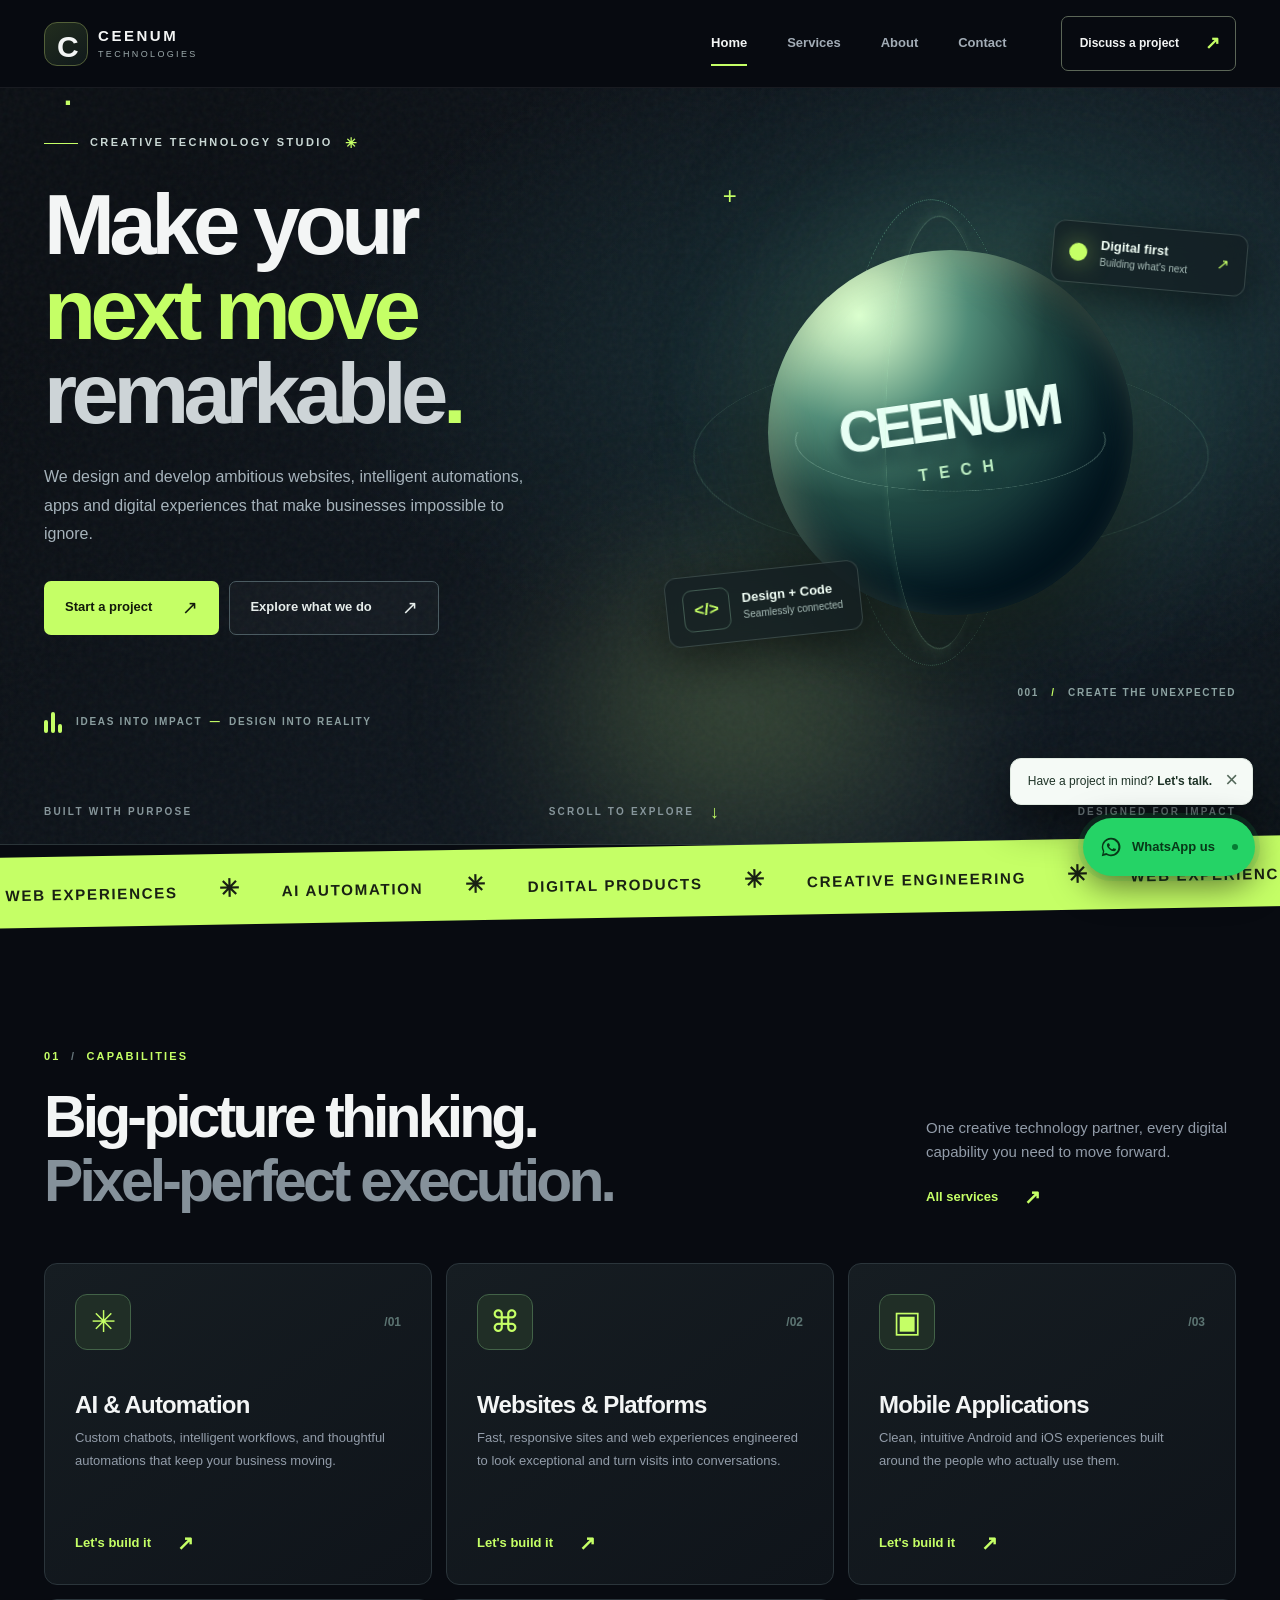
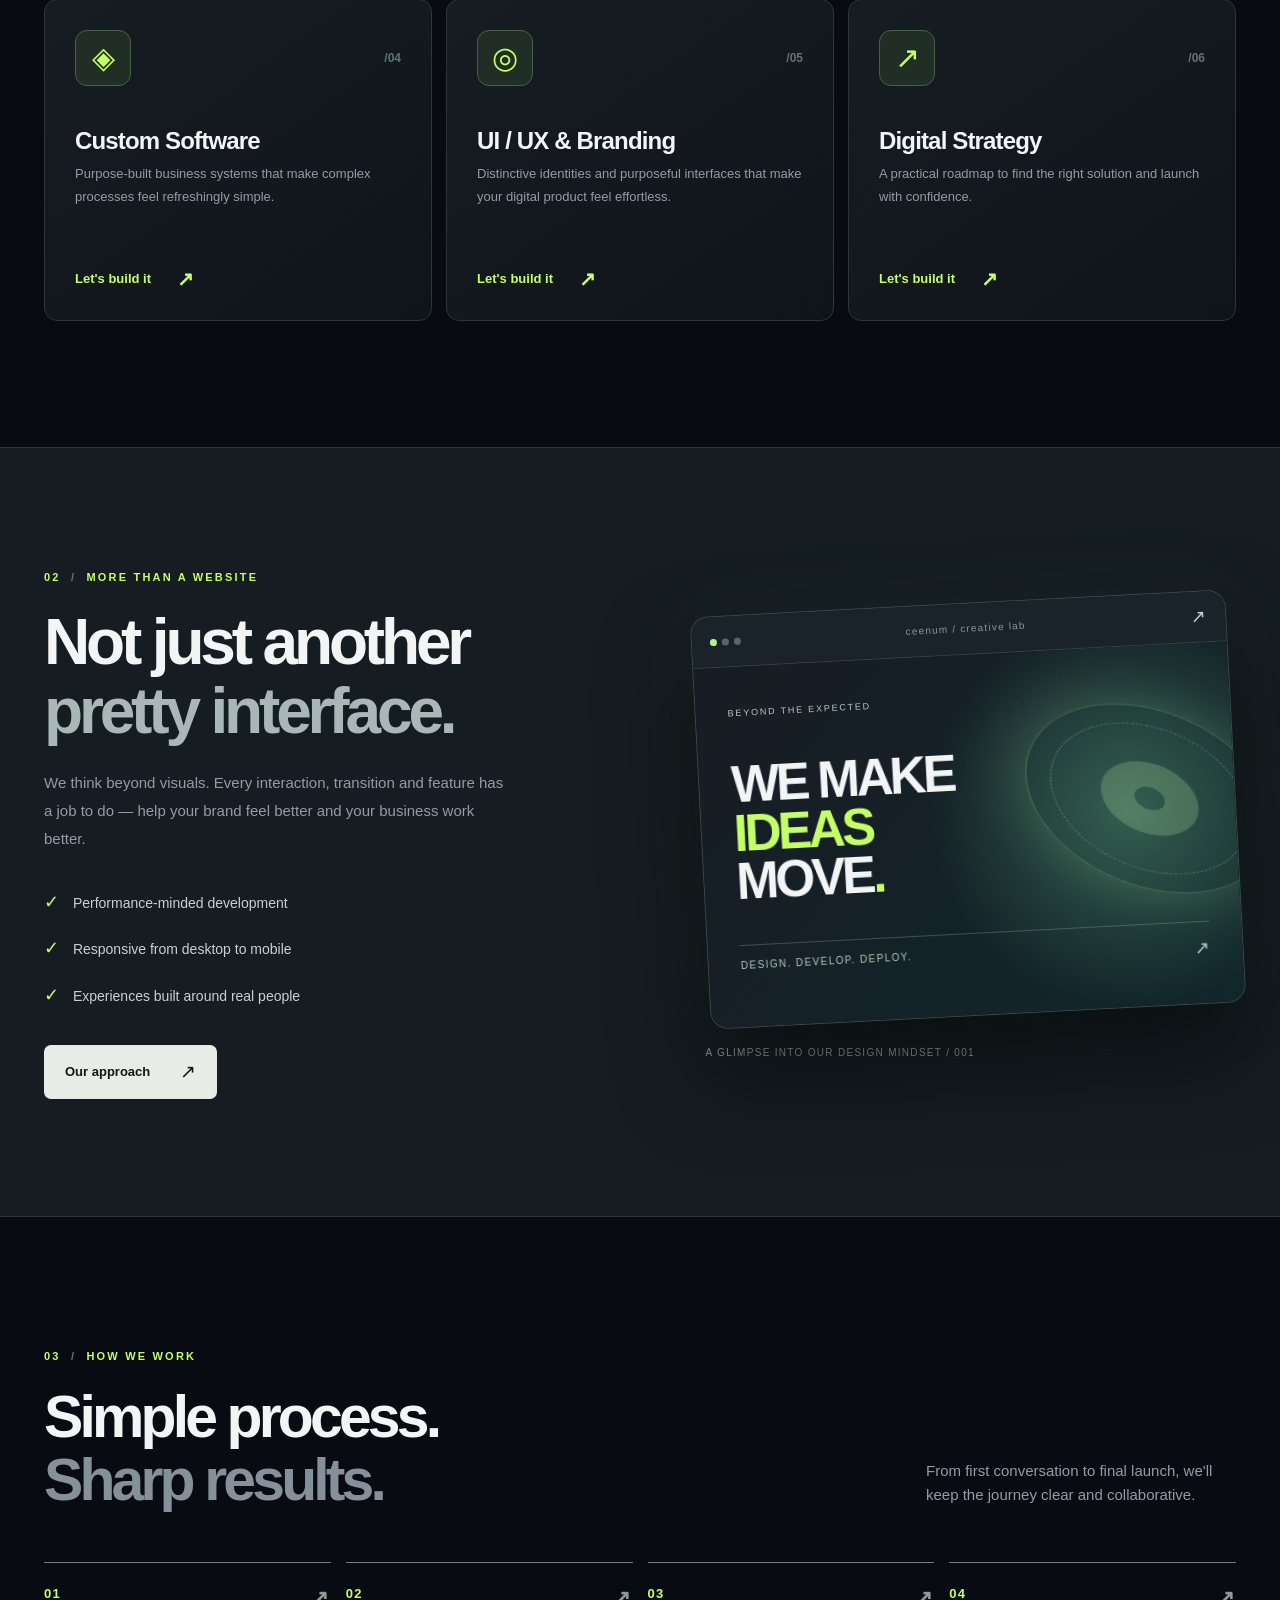
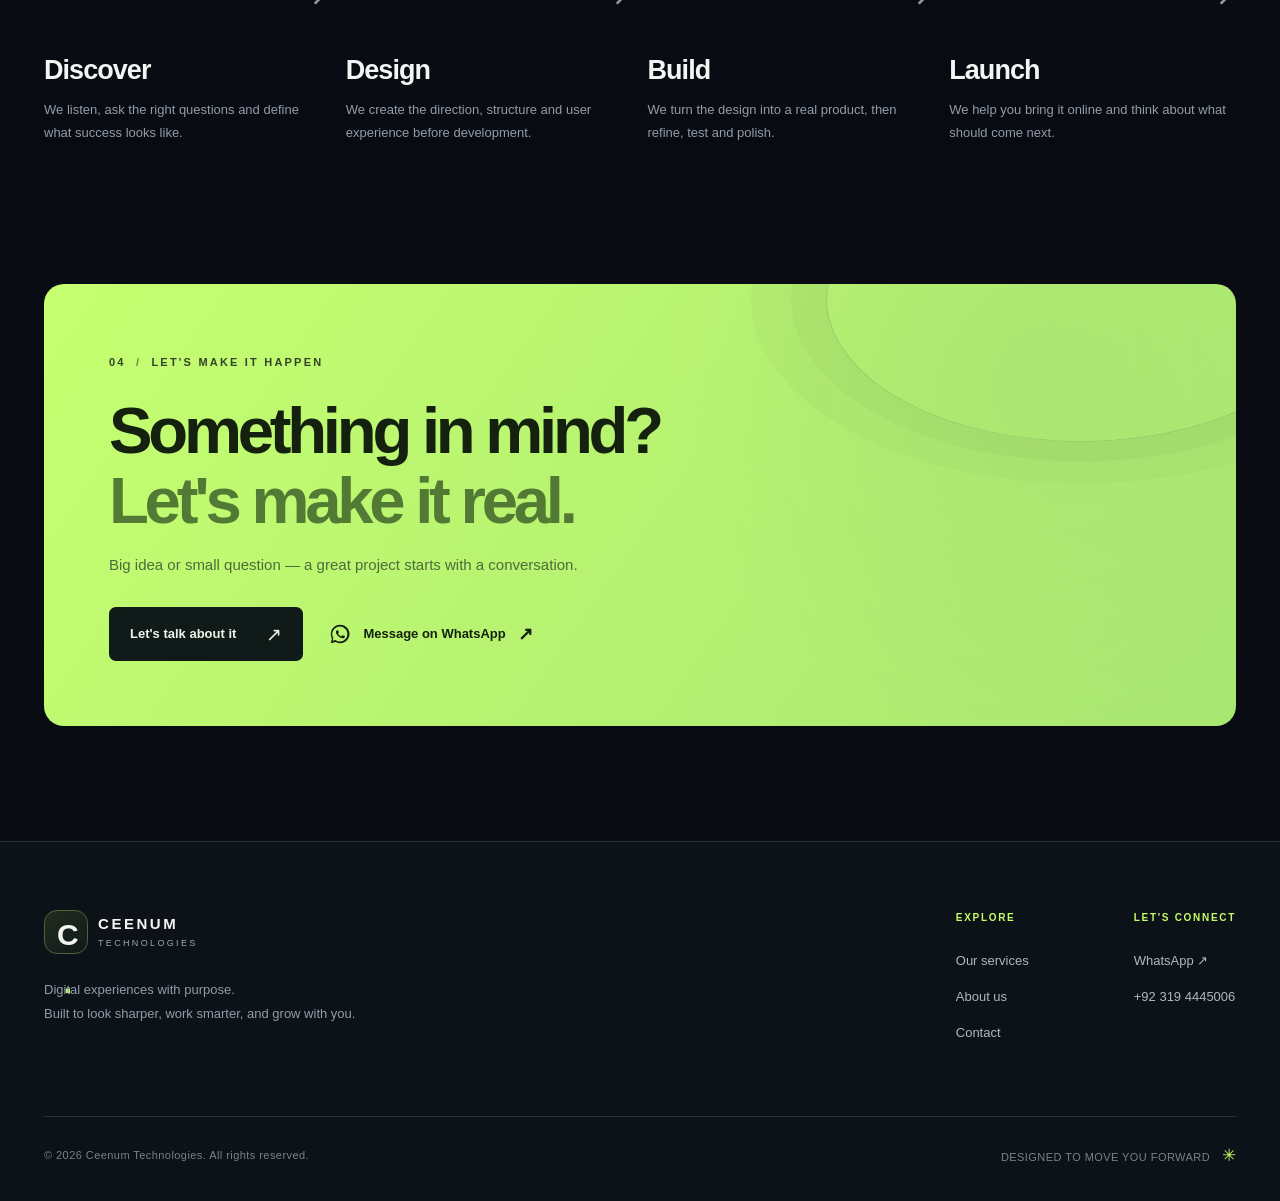
<file: index.html>
<!doctype html><html lang="en"><head><meta charset="utf-8"><meta name="viewport" content="width=device-width,initial-scale=1"><meta name="theme-color" content="#080b11"><meta name="description" content="Premium web development, AI automation, custom software, mobile apps and design by Ceenum Technologies. Talk to us on WhatsApp."><meta property="og:title" content="Ceenum Technologies — Digital Experiences That Move You"><meta property="og:description" content="Premium web development, AI automation, custom software, mobile apps and design by Ceenum Technologies. Talk to us on WhatsApp."><meta property="og:type" content="website"><title>Ceenum Technologies — Digital Experiences That Move You</title><style>
:root{--bg:#080b11;--panel:#10151d;--panel2:#151b24;--text:#f3f5f5;--muted:#929ca9;--line:#29323b;--accent:#c5ff66;--font:'DM Sans',Arial,sans-serif;--display:'Space Grotesk',Arial,sans-serif}
*{box-sizing:border-box}html{scroll-behavior:smooth}body{margin:0;background:var(--bg);color:var(--text);font:400 15px/1.6 var(--font);overflow-x:hidden;-webkit-font-smoothing:antialiased}a{color:inherit;text-decoration:none}button,input,select,textarea{font:inherit}button{cursor:pointer}img,svg{max-width:100%}::selection{background:var(--accent);color:#12150e}.shell{max-width:1350px;padding:0 44px;margin:0 auto}h1,h2,h3,h4,p{margin-top:0}h1,h2,h3{font-family:var(--display);line-height:1.08}h1,h2{letter-spacing:-.065em}h3{letter-spacing:-.035em}p{color:var(--muted)}
.site-header{height:88px;position:relative;z-index:20;background:#080b11ec;border-bottom:1px solid #ffffff12}.header-inner{height:100%;display:flex;align-items:center;justify-content:space-between;gap:30px}.logo{display:inline-flex;align-items:center;gap:10px;flex-shrink:0}.logo-symbol{border:1px solid #536039;width:44px;height:44px;display:grid;place-items:center;border-radius:13px;font-family:var(--display);font-size:30px;font-weight:700;letter-spacing:-.12em;background:linear-gradient(145deg,#222d1e,#10191b)}.logo-dot{color:var(--accent)}.logo-words{font-family:var(--display);display:flex;flex-direction:column;font-weight:700;letter-spacing:.17em;font-size:15px;line-height:1.08}.logo-words small{color:#9caaac;font-size:9px;font-weight:500;letter-spacing:.26em;margin-top:6px}.desktop-nav{display:flex;gap:40px;margin-left:auto;margin-right:24px}.desktop-nav a{font-size:13px;font-weight:600;color:#a2acb6;position:relative;transition:.2s}.desktop-nav a:hover,.desktop-nav a.active{color:var(--text)}.desktop-nav a.active:after{content:'';position:absolute;bottom:-12px;left:0;right:0;height:2px;background:var(--accent)}.header-cta{display:inline-flex;gap:26px;align-items:center;border:1px solid #5b6657;padding:12px 15px 12px 18px;border-radius:7px;font-size:12px;font-weight:700;transition:background .2s,border-color .2s}.header-cta span{font-size:18px;color:var(--accent)}.header-cta:hover{border-color:var(--accent);background:#1b2620}.menu-toggle{display:none}.mobile-nav{display:none}
.hero-area{position:relative;overflow:hidden;background:radial-gradient(ellipse at 75% 35%,#162e34 0%,transparent 48%),linear-gradient(130deg,#0a0e13 12%,#101922 78%,#0a1116);border-bottom:1px solid #2b3539}.hero-noise{pointer-events:none;position:absolute;inset:0;opacity:.2;background-image:url("data:image/svg+xml,%3Csvg viewBox='0 0 180 180' xmlns='http://www.w3.org/2000/svg'%3E%3Cfilter id='n'%3E%3CfeTurbulence type='fractalNoise' baseFrequency='.8' numOctaves='3' stitchTiles='stitch'/%3E%3C/filter%3E%3Crect width='100%25' height='100%25' filter='url(%23n)' opacity='.24'/%3E%3C/svg%3E")}.hero-glow{position:absolute;border-radius:50%;filter:blur(80px);pointer-events:none}.hero-glow-one{height:420px;width:440px;right:2%;top:6%;background:#2d615b40}.hero-glow-two{height:260px;width:360px;right:28%;bottom:1%;background:#a2cc7640}.hero{min-height:700px;display:grid;grid-template-columns:1.04fr .96fr;align-items:center;position:relative;gap:4px;padding-top:44px;padding-bottom:65px}.hero-copy{z-index:2;position:relative}.eyebrow{display:flex;align-items:center;gap:12px;font-size:11px;font-weight:700;letter-spacing:.22em;color:#cad8d5;margin-bottom:29px}.eyebrow-line{height:1px;width:34px;background:var(--accent)}.eyebrow-spark{color:var(--accent);font-size:14px}.hero h1{font-size:clamp(65px,6.65vw,110px);font-weight:600;line-height:.99;margin:0 0 27px}.hero h1 em,.inner-hero h1 em{font-style:normal;color:var(--accent)}.hero h1>span{color:#cdd4d7}.title-period{color:var(--accent)}.hero-copy>p{max-width:490px;font-size:16px;line-height:1.78;color:#a6b3bb;margin-bottom:32px}.hero-cta-group,.cta-actions{display:flex;gap:10px;flex-wrap:wrap}.button{border-radius:7px;border:1px solid transparent;display:inline-flex;align-items:center;justify-content:space-between;min-height:54px;padding:0 20px;font-size:13px;font-weight:700;gap:30px;transition:.2s;white-space:nowrap}.button>span{font-size:19px;font-weight:400;line-height:1}.button:hover{transform:translateY(-3px)}.button-accent{background:var(--accent);color:#121a0a}.button-accent:hover{background:#e1ffae;box-shadow:0 10px 33px #c5ff6629}.button-outline{border-color:#4b5b61;background:#ffffff07;color:#e6edeb}.button-outline:hover{border-color:#b6cac5;background:#ffffff11}.button-white{background:#e7ede6;color:#111715}.button-dark{background:#101b19;color:#ecf4e8}.hero-caption{display:flex;align-items:center;gap:14px;margin-top:77px;font-size:10px;font-weight:700;letter-spacing:.17em;color:#8b9e9f}.hero-caption b{color:var(--accent);padding:0 3px}.caption-icon{display:flex;align-items:end;gap:3px;height:21px}.caption-icon span{height:13px;width:4px;background:var(--accent);border-radius:3px}.caption-icon span:nth-child(2){height:21px}.caption-icon span:nth-child(3){height:9px}
.hero-stage{height:590px;position:relative;perspective:950px;display:flex;align-items:center;justify-content:center;isolation:isolate}.stage-grid{position:absolute;inset:5% -5%;background-image:linear-gradient(#a6d1bb13 1px,transparent 1px),linear-gradient(90deg,#a6d1bb13 1px,transparent 1px);background-size:47px 47px;mask-image:radial-gradient(ellipse,#0004,transparent 72%);transform:rotateX(55deg) rotateZ(-18deg) scale(1.3)}.stage-ring{position:absolute;border:1px solid #8dcdab33;width:500px;height:500px;border-radius:50%;transform:rotateX(68deg) rotateZ(-23deg);pointer-events:none}.stage-ring-2{width:455px;height:455px;transform:rotateY(68deg) rotateZ(20deg);border-style:dashed;border-color:#8deebe44;animation:spin 40s linear infinite}.stage-orb{width:365px;height:365px;border-radius:50%;background:radial-gradient(circle at 25% 18%,#d9ffd0 0%,#b2dcb4 10%,#508c78 27%,#214a44 46%,#102e32 69%,#061419 85%);position:relative;box-shadow:inset 15px 17px 40px #f1ffc24a,inset -34px -38px 60px #00121c,0 0 130px #8bd69c30,0 44px 90px #000a;display:grid;place-items:center;transform-style:preserve-3d;animation:bob 8s ease-in-out infinite;will-change:transform}.orb-highlight{position:absolute;inset:8%;border-radius:50%;border:1px solid #d1ffe34d;transform:rotateX(71deg) rotateZ(20deg)}.orb-core{display:grid;place-items:center;line-height:1;text-align:center;transform:translateZ(45px) rotate(-8deg);text-shadow:0 13px 16px #001a24ad}.orb-core span{font:700 55px var(--display);letter-spacing:-.085em;color:#e7fff4}.orb-core b{font:600 15px var(--display);letter-spacing:.7em;margin:10px 0 0 12px;color:#bdeec3}.orb-rim{position:absolute;inset:-8%;border:1px solid #b7f7c73b;border-radius:50%;transform:rotateY(76deg) rotateZ(36deg);box-shadow:0 0 18px #aaf4b01b}.floating-chip{position:absolute;z-index:3;border:1px solid #879f9a48;border-radius:12px;display:flex;align-items:center;gap:13px;padding:13px 16px;box-shadow:0 12px 50px #0008;backdrop-filter:blur(24px);background:#121c20b5;min-width:195px}.floating-chip strong,.floating-chip span{display:block}.floating-chip strong{font-size:13px;color:#f1fff6;line-height:1.4}.floating-chip div>span{font-size:10px;color:#a8bdb8}.chip-idea{top:90px;right:-2%;transform:rotate(5deg)}.chip-code{bottom:88px;left:0;transform:rotate(-6deg)}.chip-dot{width:18px;height:18px;background:var(--accent);border-radius:50%;box-shadow:0 0 25px #c5ff6688}.chip-corner{color:var(--accent);margin-left:auto}.chip-symbol{font:600 17px var(--display);border:1px solid #94cbaa55;border-radius:9px;color:var(--accent);padding:10px}.stage-index{position:absolute;bottom:26px;right:0;color:#8da3a2;font-weight:700;font-size:10px;letter-spacing:.16em}.stage-index span{color:var(--accent);padding:0 8px}.stage-cross{position:absolute;top:40px;left:10%;font-size:24px;color:var(--accent)}.hero-base{position:relative;display:flex;justify-content:space-between;align-items:center;padding-bottom:18px;color:#87969b;font-size:10px;letter-spacing:.22em;font-weight:700}.scroll-cue{display:flex;gap:16px;align-items:center}.scroll-cue span{color:var(--accent);font-size:18px}
.marquee{height:70px;display:flex;align-items:center;overflow:hidden;background:var(--accent);color:#192113;white-space:nowrap;transform:rotate(-1deg) scale(1.01);margin-top:2px}.marquee-track{display:inline-block;font:700 15px var(--display);letter-spacing:.11em;animation:marquee 35s linear infinite;min-width:max-content}.marquee span{padding:0 35px;font-size:24px}
.section{padding-top:126px;padding-bottom:126px}.section-label{font-size:11px;font-weight:700;letter-spacing:.2em;color:var(--accent)}.section-label>span{color:#67767c;margin:0 5px}.section-heading{display:flex;align-items:flex-end;justify-content:space-between;gap:55px;margin-bottom:50px}.section-heading h2{font-size:clamp(44px,4.6vw,72px);font-weight:600;margin:18px 0 0}.section-heading h2 span{color:#85919a}.section-aside{max-width:310px;margin:0 0 5px}.section-aside p{margin-bottom:20px}.text-arrow{display:inline-flex;gap:26px;align-items:center;color:var(--accent);font-size:13px;font-weight:700}.text-arrow span{font-size:20px;line-height:1}.text-arrow:hover{text-decoration:underline;text-underline-offset:7px}.service-grid{display:grid;grid-template-columns:repeat(3,minmax(0,1fr));gap:14px}.service-card{position:relative;min-height:322px;padding:30px;border:1px solid #2b353b;border-radius:13px;background:linear-gradient(145deg,#161d22,#0f141a);display:flex;flex-direction:column;transition:border-color .25s,transform .25s,background .25s;overflow:hidden}.service-card:after{content:'';position:absolute;width:180px;height:180px;right:-120px;top:-120px;border-radius:50%;background:var(--accent);filter:blur(65px);opacity:0;transition:opacity .25s}.service-card:hover{border-color:#bfe18a;transform:translateY(-6px);background:#19221e}.service-card:hover:after{opacity:.09}.service-top{display:flex;justify-content:space-between;align-items:center}.service-glyph{height:56px;width:56px;display:grid;place-items:center;background:#202e26;border:1px solid #436348;border-radius:12px;color:var(--accent);font-size:30px;line-height:1}.service-id{font:600 12px var(--display);color:#5c7472}.service-card h3{font-size:24px;margin:42px 0 10px}.service-card p{font-size:13px;line-height:1.75;margin-bottom:25px;max-width:325px}.service-card .text-arrow{margin-top:auto}
.feature-band{background:#151d22;padding:110px 0;border-top:1px solid #2b343b;border-bottom:1px solid #2b343b;overflow:hidden}.feature-layout{display:grid;grid-template-columns:1fr 1fr;align-items:center;gap:10%}.feature-copy h2{font-size:clamp(48px,5vw,75px);margin:20px 0 23px}.feature-copy h2 span{color:#aab7b7}.feature-copy>p{max-width:465px;line-height:1.85}.check-list{margin:35px 0;display:grid;gap:18px;color:#c8d1d0;font-size:14px}.check-list span{color:var(--accent);font-size:18px;margin-right:10px}.feature-preview{position:relative;padding:45px 0}.preview-browser{border:1px solid #7080807a;border-radius:18px;box-shadow:0 45px 90px #0008,0 0 100px #adff7d0b;overflow:hidden;background:#0e1419;transform:rotate(-3deg);transition:transform .4s}.preview-browser:hover{transform:rotate(0deg) translateY(-8px)}.browser-top{height:51px;background:#1a2329;display:flex;align-items:center;justify-content:space-between;padding:0 18px;border-bottom:1px solid #354148}.browser-top div{display:flex;gap:5px}.browser-top i{width:7px;height:7px;background:#566769;border-radius:50%}.browser-top i:first-child{background:#b3f28b}.browser-top span{font-size:10px;letter-spacing:.12em;color:#859798}.browser-top>span:last-child{font-size:18px;color:#bdd5ce}.preview-window{min-height:360px;position:relative;padding:32px;overflow:hidden;background:radial-gradient(circle at 80% 45%,#345f51 0%,transparent 42%),linear-gradient(135deg,#171c23,#11272b)}.preview-kicker{font-size:9px;letter-spacing:.2em;color:#bac8c5}.preview-window h3{font:700 clamp(45px,4vw,75px)/.95 var(--display);letter-spacing:-.07em;margin:38px 0;position:relative;z-index:2}.preview-window h3 em{font-style:normal;color:var(--accent)}.preview-window h3 span{color:var(--accent)}.preview-orbit{width:260px;height:260px;position:absolute;top:23px;right:-45px;border:1px solid #b5ffa447;border-radius:50%;box-shadow:0 0 70px #b5ffa42a;transform:rotateX(45deg) rotateY(19deg)}.preview-orbit i:first-child{position:absolute;inset:25px;border:1px dashed #baff9f66;border-radius:50%}.preview-orbit i:last-child{position:absolute;inset:78px;border:35px solid #cdfdb333;border-radius:50%}.preview-bottom{border-top:1px solid #b7c6bb44;display:flex;justify-content:space-between;padding-top:12px;font-size:10px;letter-spacing:.14em;color:#b4c9ba;position:relative;z-index:2}.preview-bottom span:last-child{font-size:18px}.preview-label{font-size:10px;color:#8ea39b;letter-spacing:.13em;display:block;margin:29px 0 0 6px}
.process-grid{display:grid;grid-template-columns:repeat(4,1fr);gap:15px}.process-item{border-top:1px solid #6d7e74;padding-top:23px}.process-number{display:flex;justify-content:space-between;color:var(--accent);font:600 13px var(--display);letter-spacing:.1em}.process-number>span{color:#8b9d91;font-size:21px}.process-item h3{font-size:27px;margin:46px 0 13px}.process-item p{font-size:13px;line-height:1.8;padding-right:10px}
.cta-section{padding-bottom:115px}.cta-card{border-radius:20px;min-height:425px;padding:65px;background:radial-gradient(circle at 83% 20%,#a5db7269,transparent 34%),linear-gradient(125deg,#c6ff70,#a8e672);color:#14210f;position:relative;overflow:hidden}.cta-card .section-label{color:#324327}.cta-card .section-label span{color:#69834d}.cta-card h2{font-size:clamp(47px,5.1vw,76px);font-weight:700;margin:23px 0 16px;position:relative;z-index:1}.cta-card h2 em{font-style:normal;color:#527a34}.cta-card p{color:#4d6b3b;position:relative;z-index:1}.cta-actions{position:relative;z-index:2;margin-top:30px;align-items:center}.cta-whatsapp{display:inline-flex;align-items:center;gap:12px;font-size:13px;font-weight:700;padding:13px 16px}.cta-whatsapp>span{font-size:18px}.cta-orbit{position:absolute;border:1px solid #6b965b70;border-radius:50%;width:510px;height:510px;right:-100px;top:-240px;box-shadow:0 0 0 35px #547b4210,0 0 0 75px #547b420c;transform:rotateX(56deg) rotateZ(-30deg)}
.footer{background:#0d1218;border-top:1px solid #293339}.footer-main{display:flex;justify-content:space-between;gap:40px;padding:68px 0 72px}.footer-main>div>p{max-width:385px;margin:24px 0 0;font-size:13px;line-height:1.8}.footer-links{display:flex;gap:105px}.footer-links>div{display:grid;align-content:start;gap:15px}.footer-links span{color:var(--accent);font-weight:700;letter-spacing:.17em;font-size:10px;margin-bottom:10px}.footer-links a{font-size:13px;color:#aeb9b9;transition:.2s}.footer-links a:hover{color:var(--accent)}.footer-bottom{border-top:1px solid #273137;display:flex;justify-content:space-between;align-items:center;padding:25px 0 32px;color:#75838a;font-size:11px;letter-spacing:.04em}.footer-bottom i{color:var(--accent);font-style:normal;font-size:17px;margin-left:8px}
.whatsapp-fab{position:fixed;z-index:100;right:25px;bottom:24px;padding:13px 17px;min-height:58px;background:#25d366;color:#083818;border-radius:40px;display:inline-flex;gap:10px;align-items:center;box-shadow:0 10px 34px #0008,0 0 0 5px #25d36621;font-size:13px;font-weight:800;transition:.25s}.whatsapp-fab:hover{transform:translateY(-4px);box-shadow:0 15px 40px #0009,0 0 0 8px #25d36626}.whatsapp-fab i{width:6px;height:6px;background:#067b33;border-radius:50%;margin-left:7px}.chat-nudge{position:fixed;z-index:99;right:27px;bottom:95px;background:#f5faf6;color:#1d3226;border-radius:11px;box-shadow:0 18px 40px #0007;padding:13px 40px 13px 17px;font-size:12px;border:1px solid #e0eae1;transition:opacity .2s}.chat-nudge strong{font-weight:800}.chat-nudge button{position:absolute;top:2px;right:8px;color:#53685a;border:none;background:none;font-size:22px}.chat-nudge[hidden]{display:none}
/* inner pages */
.subpage{background:radial-gradient(ellipse at 80% 0%,#1b352c77,transparent 35%),var(--bg)}.inner-hero{min-height:520px;position:relative;padding-top:114px;padding-bottom:90px;border-bottom:1px solid #263039;overflow:hidden}.inner-hero h1{font-size:clamp(63px,7vw,108px);font-weight:600;margin:23px 0 23px;position:relative;z-index:1}.inner-hero p{max-width:560px;font-size:16px;line-height:1.85;position:relative;z-index:1}.inner-hero .button{margin-top:14px;position:relative;z-index:1}.inner-deco{position:absolute;right:8%;top:60px;color:#baf38b15;font:700 320px var(--display);line-height:1;pointer-events:none;transform:rotate(-18deg)}.detail-section{padding-top:75px;padding-bottom:80px}.detail-card{display:grid;grid-template-columns:130px 1fr 72px;gap:25px;align-items:start;border-bottom:1px solid #2f3d42;padding:48px 3px 55px}.detail-number{font:700 13px var(--display);color:var(--accent);padding-top:10px}.detail-main{max-width:720px}.detail-symbol{color:var(--accent);font-size:34px;display:block;line-height:1;margin:0 0 23px}.detail-main h2{font-size:clamp(38px,4.3vw,65px);margin-bottom:8px}.detail-main h3{font-size:17px;color:var(--accent);font-weight:500;letter-spacing:-.01em;margin:0 0 15px}.detail-main p{font-size:15px;line-height:1.9;max-width:610px}.detail-tags{display:flex;flex-wrap:wrap;gap:8px;margin-top:23px}.detail-tags span{font-size:11px;color:#aebfbb;border:1px solid #35454a;border-radius:30px;padding:6px 12px}.detail-arrow{color:var(--accent);border:1px solid #48614c;width:59px;height:59px;display:grid;place-items:center;border-radius:50%;font-size:27px;transition:.2s}.detail-arrow:hover{background:var(--accent);color:#0d1d0b}.inline-cta{padding-top:35px;padding-bottom:120px;text-align:center}.inline-cta h2{font-size:clamp(40px,5vw,70px);margin-bottom:12px}.inline-cta p{margin-bottom:25px}.about-intro{padding-top:110px;padding-bottom:40px;display:grid;grid-template-columns:.9fr 1.1fr;gap:9%;align-items:center}.about-graphic{aspect-ratio:1/1;position:relative;background:radial-gradient(circle at 50% 45%,#2f6d4b,#101e21 50%,#0c151c 70%);border:1px solid #42685177;border-radius:25px;display:grid;place-items:center;overflow:hidden}.about-graphic-ring{border:1px solid #a8f3b266;border-radius:50%;height:61%;aspect-ratio:1;display:grid;place-items:center;box-shadow:0 0 0 37px #a8f3b20b,0 0 0 76px #a8f3b208}.about-graphic-ring strong{font:700 160px var(--display);letter-spacing:-.15em;transform:translateX(-9px)}.about-graphic-ring strong span{color:var(--accent)}.about-graphic>span{position:absolute;bottom:28px;left:26px;color:#b6d2c4;font-size:11px;letter-spacing:.17em}.about-statement h2{font-size:clamp(44px,4.3vw,68px);margin:20px 0 28px}.about-statement h2 em,.values-title em{color:var(--accent);font-style:normal}.about-statement p{line-height:1.95}.values-title{font-size:clamp(43px,4.5vw,67px);margin:20px 0 50px}.values-grid{display:grid;grid-template-columns:repeat(3,1fr);gap:14px}.values-grid article{border-top:1px solid #57694c;padding-top:24px}.values-grid article>span{color:var(--accent);font-size:13px}.values-grid h3{font-size:27px;margin:42px 0 12px}.values-grid p{font-size:13px;line-height:1.9}
.contact-hero{min-height:410px;padding-bottom:48px}.contact-section{display:grid;grid-template-columns:.9fr 1.1fr;gap:11%;align-items:start;padding-top:80px;padding-bottom:135px}.contact-info h2{font-size:clamp(46px,4.6vw,67px);margin:18px 0 18px}.contact-info h2>span{color:var(--accent)}.contact-info>p{max-width:385px;line-height:1.9}.direct-whatsapp{display:flex;align-items:center;gap:18px;margin-top:37px;background:#173328;border:1px solid #47775b;padding:17px;border-radius:12px;max-width:430px;transition:.2s}.direct-whatsapp:hover{background:#204a34;border-color:var(--accent)}.direct-whatsapp svg{width:44px;height:44px;flex-shrink:0;background:#25d366;color:#06391a;padding:10px;border-radius:50%}.direct-whatsapp span{display:grid;flex:1}.direct-whatsapp b{font-size:14px}.direct-whatsapp small{font-size:12px;color:#a5c5af}.direct-whatsapp strong{font-size:20px;color:var(--accent)}.contact-hint{margin-top:26px;display:flex;align-items:center;gap:8px;font-size:12px;color:#98aca7}.contact-hint a{color:#d1e7d8}.contact-hint-dot{width:6px;height:6px;background:var(--accent);border-radius:50%}.contact-form{border:1px solid #38474a;background:#121b1f;border-radius:17px;padding:37px;display:flex;flex-direction:column;gap:23px;box-shadow:0 25px 65px #0004}.form-title{font-size:12px;font-weight:800;letter-spacing:.16em;color:#e4efec;display:flex;justify-content:space-between}.form-title span{color:var(--accent);font-size:18px}.field-grid{display:grid;grid-template-columns:1fr 1fr;gap:17px}.contact-form label{font-size:10px;letter-spacing:.15em;color:#b4c4c4;font-weight:700;display:grid;gap:10px}.contact-form input,.contact-form textarea,.contact-form select{border:1px solid #3c5050;color:#ebf4ed;background:#0b1218;border-radius:7px;padding:15px 14px;outline:none;font-size:14px;font-weight:400;letter-spacing:0;min-width:0;width:100%;resize:vertical}.contact-form input:focus,.contact-form textarea:focus,.contact-form select:focus{border-color:var(--accent);box-shadow:0 0 0 3px #c5ff6612}.contact-form ::placeholder{color:#71888b}.contact-form select:invalid{color:#71888b}.contact-form select option{color:white;background:#152022}.form-button{width:100%;margin-top:1px}.form-disclaimer{font-size:11px;line-height:1.7;margin:-8px 0 0;color:#819a96}
.reveal{opacity:0;transform:translateY(24px);transition:opacity .65s ease,transform .65s ease}.reveal.is-visible{opacity:1;transform:translateY(0)}
@keyframes bob{0%,100%{transform:translateY(0) rotateY(-8deg)}50%{transform:translateY(-18px) rotateY(9deg)}}@keyframes spin{to{transform:rotateY(68deg) rotateZ(380deg)}}@keyframes marquee{to{transform:translateX(-50%)}}
@media(min-width:1450px){.hero-stage{transform:scale(1.05)}}
@media(max-width:1100px){.shell{padding-left:30px;padding-right:30px}.desktop-nav{gap:25px;margin-right:0}.hero h1{font-size:clamp(60px,6.4vw,84px)}.hero-stage{transform:scale(.83);margin-left:-40px;margin-right:-50px}.chip-idea{right:0}.service-card h3{font-size:22px}.feature-layout{gap:5%}.footer-links{gap:55px}}
@media(max-width:800px){.site-header{height:73px}.shell{padding-left:22px;padding-right:22px}.desktop-nav,.header-cta{display:none}.menu-toggle{display:flex;flex-direction:column;align-items:center;justify-content:center;gap:6px;width:44px;height:44px;background:#17211f;border:1px solid #4b6351;border-radius:7px}.menu-toggle span{height:2px;width:20px;background:var(--accent);border-radius:2px}.mobile-nav{display:flex;flex-direction:column;gap:0;position:absolute;top:73px;left:0;right:0;background:#111d20;border-bottom:1px solid #3a5546;padding:15px 22px 22px;box-shadow:0 20px 30px #0007}.mobile-nav[hidden]{display:none}.mobile-nav a{font-size:16px;padding:13px 8px;border-bottom:1px solid #29403c}.mobile-nav a.active{color:var(--accent)}.mobile-nav a.mobile-whatsapp{margin-top:15px;background:var(--accent);color:#142010;text-align:center;border-radius:8px;font-weight:700}.hero{grid-template-columns:1fr;min-height:0;padding-top:70px;padding-bottom:28px}.hero h1{font-size:clamp(63px,10vw,102px)}.hero-copy>p{max-width:600px}.hero-caption{margin-top:42px}.hero-stage{transform:scale(.88);height:530px;margin:0}.hero-base span:last-child{display:none}.section{padding-top:85px;padding-bottom:85px}.section-heading{align-items:start}.section-heading h2{font-size:clamp(44px,6vw,67px)}.service-grid{grid-template-columns:repeat(2,1fr)}.service-card{min-height:310px}.feature-layout{grid-template-columns:1fr}.feature-copy h2{font-size:62px}.feature-preview{max-width:580px;margin:40px auto 0;width:100%}.process-grid{grid-template-columns:repeat(2,1fr);row-gap:35px}.cta-card{padding:40px}.footer-links{gap:45px}.about-intro{grid-template-columns:1fr;gap:50px}.about-graphic{max-width:500px;width:100%;margin:auto}.contact-section{grid-template-columns:1fr;gap:45px}.contact-info h2{max-width:560px}.inner-hero{min-height:435px;padding-top:80px}.inner-deco{font-size:230px}}
@media(max-width:550px){.logo-symbol{height:40px;width:40px;font-size:27px}.logo-words{font-size:13px}.hero{padding-top:53px}.eyebrow{font-size:9px;letter-spacing:.16em;gap:9px}.eyebrow-line{width:19px}.hero h1{font-size:clamp(53px,12vw,72px);margin-bottom:24px}.hero-copy>p{font-size:14px}.hero-cta-group{gap:9px}.hero-cta-group .button{width:100%;justify-content:space-between}.hero-caption{font-size:8px;letter-spacing:.09em}.hero-stage{height:350px;transform:scale(.64);margin:-12px -80px -12px}.stage-ring{width:440px;height:440px}.stage-ring-2{width:420px;height:420px}.stage-orb{width:315px;height:315px}.orb-core span{font-size:48px}.floating-chip{min-width:170px}.chip-idea{top:40px;right:-15px}.chip-code{bottom:25px;left:-10px}.stage-index{right:0;bottom:-15px}.hero-base{font-size:8px;letter-spacing:.13em;padding-bottom:23px}.marquee{height:55px}.marquee-track{font-size:12px}.marquee span{padding:0 18px}.section-heading{flex-direction:column;gap:24px}.section-heading h2{font-size:clamp(38px,9vw,52px)}.section-heading .section-aside{max-width:430px}.service-grid{grid-template-columns:1fr}.service-card{min-height:285px}.service-card h3{margin-top:31px}.feature-band{padding:70px 0}.feature-copy h2{font-size:clamp(44px,10vw,57px)}.feature-preview{padding:15px 0}.preview-window{min-height:285px;padding:24px}.preview-window h3{font-size:52px}.preview-orbit{width:200px;height:200px;right:-60px}.preview-label{font-size:8px}.process-grid{grid-template-columns:1fr}.process-item h3{margin-top:25px}.cta-card{min-height:0;padding:34px 25px}.cta-card h2{font-size:clamp(43px,10vw,54px)}.cta-actions{align-items:stretch;flex-direction:column}.cta-whatsapp{padding-left:0}.footer-main{flex-direction:column;gap:38px;padding:52px 0}.footer-links{gap:30px;justify-content:space-between}.footer-links>div{gap:13px}.footer-bottom{align-items:start;gap:12px;flex-direction:column;line-height:1.7}.whatsapp-fab{right:15px;bottom:14px;min-height:55px;padding:12px 16px}.chat-nudge{right:15px;bottom:81px;max-width:270px;font-size:11px}.inner-hero{min-height:370px;padding-top:64px;padding-bottom:55px}.inner-hero h1{font-size:clamp(52px,11vw,74px)}.inner-hero p{font-size:14px}.inner-deco{font-size:165px;top:35px;right:0}.detail-section{padding-top:30px}.detail-card{grid-template-columns:55px 1fr;gap:12px;padding:35px 0}.detail-number{font-size:10px}.detail-main h2{font-size:39px}.detail-arrow{grid-column:2;margin-top:4px;width:48px;height:48px}.about-intro{padding-top:65px}.about-graphic-ring strong{font-size:110px}.about-statement h2{font-size:44px}.values-grid{grid-template-columns:1fr;gap:25px}.values-grid h3{margin-top:20px}.inline-cta{padding-bottom:80px}.inline-cta h2{font-size:40px}.contact-hero{min-height:355px}.contact-section{padding-top:55px;padding-bottom:90px}.contact-info h2{font-size:47px}.contact-form{padding:24px 19px;gap:20px}.field-grid{grid-template-columns:1fr}.form-title{font-size:10px}.direct-whatsapp{padding:13px}.direct-whatsapp b{font-size:12px}}
@media(prefers-reduced-motion:reduce){html{scroll-behavior:auto}*,*:before,*:after{animation:none!important;transition:none!important}.reveal{opacity:1;transform:none}}

</style></head><body class="home-page"><header class="site-header" id="top"><div class="header-inner shell"><a class="logo" href="index.html" aria-label="Ceenum Technologies home"><span class="logo-symbol">C<span class="logo-dot">.</span></span><span class="logo-words">CEENUM <small>TECHNOLOGIES</small></span></a><nav class="desktop-nav" aria-label="Main navigation"><a href="index.html" aria-current="page" class="active">Home</a><a href="services.html" >Services</a><a href="about.html" >About</a><a href="contact.html" >Contact</a></nav><div class="nav-actions"><a href="https://wa.me/923194445006?text=Hi%20Ceenum%20Technologies%2C%20I%27d%20like%20to%20discuss%20a%20project." target="_blank" rel="noopener noreferrer" class="header-cta">Discuss a project <span>↗</span></a><button class="menu-toggle" id="menuToggle" aria-controls="mobileNav" aria-expanded="false" aria-label="Open navigation"><span></span><span></span></button></div></div><nav class="mobile-nav" id="mobileNav" aria-label="Mobile navigation" hidden><a href="index.html" aria-current="page" class="active">Home</a><a href="services.html" >Services</a><a href="about.html" >About</a><a href="contact.html" >Contact</a><a class="mobile-whatsapp" href="https://wa.me/923194445006?text=Hi%20Ceenum%20Technologies%2C%20I%27d%20like%20to%20discuss%20a%20project." target="_blank" rel="noopener">WhatsApp us ↗</a></nav></header><main><div class="hero-area"><div class="hero-noise"></div><div class="hero-glow hero-glow-one"></div><div class="hero-glow hero-glow-two"></div><section class="hero shell"><div class="hero-copy"><div class="eyebrow"><span class="eyebrow-line"></span> CREATIVE TECHNOLOGY STUDIO <span class="eyebrow-spark">✳</span></div><h1>Make your<br><em>next move</em><br><span>remarkable<span class="title-period">.</span></span></h1><p>We design and develop ambitious websites, intelligent automations, apps and digital experiences that make businesses impossible to ignore.</p><div class="hero-cta-group"><a href="contact.html" class="button button-accent">Start a project <span>↗</span></a><a href="services.html" class="button button-outline">Explore what we do <span>↗</span></a></div><div class="hero-caption"><div class="caption-icon"><span></span><span></span><span></span></div><span>IDEAS INTO IMPACT <b>—</b> DESIGN INTO REALITY</span></div></div><div class="hero-stage" id="heroStage"><div class="stage-grid"></div><div class="stage-ring stage-ring-1"></div><div class="stage-ring stage-ring-2"></div><div class="stage-orb" id="stageOrb"><div class="orb-highlight"></div><div class="orb-core"><span>CEENUM</span><b>TECH</b></div><div class="orb-rim"></div></div><div class="floating-chip chip-idea"><i class="chip-dot"></i><div><strong>Digital first</strong><span>Building what's next</span></div><span class="chip-corner">↗</span></div><div class="floating-chip chip-code"><div class="chip-symbol">&lt;/&gt;</div><div><strong>Design + Code</strong><span>Seamlessly connected</span></div></div><div class="stage-index">001 <span>/</span> CREATE THE UNEXPECTED</div><div class="stage-cross">+</div></div></section><div class="hero-base shell"><span>BUILT WITH PURPOSE</span><span class="scroll-cue">SCROLL TO EXPLORE <span>↓</span></span><span>DESIGNED FOR IMPACT</span></div></div>
<section class="marquee" aria-label="Our capabilities"><div class="marquee-track">&nbsp; WEB EXPERIENCES <span>✳</span> AI AUTOMATION <span>✳</span> DIGITAL PRODUCTS <span>✳</span> CREATIVE ENGINEERING <span>✳</span> WEB EXPERIENCES <span>✳</span> AI AUTOMATION <span>✳</span> DIGITAL PRODUCTS <span>✳</span> CREATIVE ENGINEERING <span>✳</span></div></section>
<section class="section services-preview shell" id="services"><div class="section-heading reveal"><div><span class="section-label">01 <span>/</span> CAPABILITIES</span><h2>Big-picture thinking.<br><span>Pixel-perfect execution.</span></h2></div><div class="section-aside"><p>One creative technology partner, every digital capability you need to move forward.</p><a class="text-arrow" href="services.html">All services <span>↗</span></a></div></div><div class="service-grid"><article class="service-card reveal"><div class="service-top"><span class="service-glyph">✳</span><span class="service-id">/01</span></div><h3>AI & Automation</h3><p>Custom chatbots, intelligent workflows, and thoughtful automations that keep your business moving.</p><a class="text-arrow" href="contact.html?service=AI &amp; Automation">Let's build it <span>↗</span></a></article><article class="service-card reveal"><div class="service-top"><span class="service-glyph">⌘</span><span class="service-id">/02</span></div><h3>Websites & Platforms</h3><p>Fast, responsive sites and web experiences engineered to look exceptional and turn visits into conversations.</p><a class="text-arrow" href="contact.html?service=Websites &amp; Platforms">Let's build it <span>↗</span></a></article><article class="service-card reveal"><div class="service-top"><span class="service-glyph">▣</span><span class="service-id">/03</span></div><h3>Mobile Applications</h3><p>Clean, intuitive Android and iOS experiences built around the people who actually use them.</p><a class="text-arrow" href="contact.html?service=Mobile Applications">Let's build it <span>↗</span></a></article><article class="service-card reveal"><div class="service-top"><span class="service-glyph">◈</span><span class="service-id">/04</span></div><h3>Custom Software</h3><p>Purpose-built business systems that make complex processes feel refreshingly simple.</p><a class="text-arrow" href="contact.html?service=Custom Software">Let's build it <span>↗</span></a></article><article class="service-card reveal"><div class="service-top"><span class="service-glyph">◎</span><span class="service-id">/05</span></div><h3>UI / UX & Branding</h3><p>Distinctive identities and purposeful interfaces that make your digital product feel effortless.</p><a class="text-arrow" href="contact.html?service=UI / UX &amp; Branding">Let's build it <span>↗</span></a></article><article class="service-card reveal"><div class="service-top"><span class="service-glyph">↗</span><span class="service-id">/06</span></div><h3>Digital Strategy</h3><p>A practical roadmap to find the right solution and launch with confidence.</p><a class="text-arrow" href="contact.html?service=Digital Strategy">Let's build it <span>↗</span></a></article></div></section>
<section class="feature-band"><div class="shell feature-layout"><div class="feature-copy reveal"><span class="section-label">02 <span>/</span> MORE THAN A WEBSITE</span><h2>Not just another<br><span>pretty interface.</span></h2><p>We think beyond visuals. Every interaction, transition and feature has a job to do — help your brand feel better and your business work better.</p><div class="check-list"><div><span>✓</span> Performance-minded development</div><div><span>✓</span> Responsive from desktop to mobile</div><div><span>✓</span> Experiences built around real people</div></div><a href="about.html" class="button button-white">Our approach <span>↗</span></a></div><div class="feature-preview reveal"><div class="preview-browser"><div class="browser-top"><div><i></i><i></i><i></i></div><span>ceenum / creative lab</span><span>↗</span></div><div class="preview-window"><span class="preview-kicker">BEYOND THE EXPECTED</span><h3>WE MAKE<br><em>IDEAS</em><br>MOVE<span>.</span></h3><div class="preview-orbit"><i></i><i></i></div><div class="preview-bottom"><span>DESIGN. DEVELOP. DEPLOY.</span><span>↗</span></div></div></div><span class="preview-label">A GLIMPSE INTO OUR DESIGN MINDSET / 001</span></div></div></section>
<section class="process-section shell section"><div class="section-heading reveal"><div><span class="section-label">03 <span>/</span> HOW WE WORK</span><h2>Simple process.<br><span>Sharp results.</span></h2></div><p class="section-aside">From first conversation to final launch, we'll keep the journey clear and collaborative.</p></div><div class="process-grid"><article class="process-item reveal"><div class="process-number">01 <span>↗</span></div><h3>Discover</h3><p>We listen, ask the right questions and define what success looks like.</p></article><article class="process-item reveal"><div class="process-number">02 <span>↗</span></div><h3>Design</h3><p>We create the direction, structure and user experience before development.</p></article><article class="process-item reveal"><div class="process-number">03 <span>↗</span></div><h3>Build</h3><p>We turn the design into a real product, then refine, test and polish.</p></article><article class="process-item reveal"><div class="process-number">04 <span>↗</span></div><h3>Launch</h3><p>We help you bring it online and think about what should come next.</p></article></div></section>
<section class="cta-section shell"><div class="cta-card reveal"><div class="cta-orbit"></div><span class="section-label">04 <span>/</span> LET'S MAKE IT HAPPEN</span><h2>Something in mind?<br><em>Let's make it real.</em></h2><p>Big idea or small question — a great project starts with a conversation.</p><div class="cta-actions"><a href="contact.html" class="button button-dark">Let's talk about it <span>↗</span></a><a href="https://wa.me/923194445006?text=Hi%20Ceenum%20Technologies%2C%20I%27d%20like%20to%20discuss%20a%20project." target="_blank" rel="noopener" class="cta-whatsapp"><svg viewBox="0 0 32 32" width="22" height="22" aria-hidden="true"><path fill="currentColor" d="M16 2.5A13.5 13.5 0 0 0 4.3 22.7L2.5 29.5l7-1.8A13.5 13.5 0 1 0 16 2.5Zm0 24.5c-2.2 0-4.4-.6-6.2-1.9l-.5-.3-4 1 1.1-3.9-.3-.5A11 11 0 1 1 16 27Zm6-8.1c-.3-.2-1.8-.9-2.1-1-.3-.1-.5-.1-.7.2-.2.3-.8 1-.9 1.1-.2.2-.4.2-.7.1-.3-.2-1.3-.5-2.5-1.6-1-.8-1.6-1.9-1.8-2.2-.2-.3 0-.5.2-.7l.5-.5.3-.5c.1-.2.1-.4 0-.6l-1-2.3c-.3-.6-.5-.5-.7-.5h-.6c-.2 0-.6.1-.9.4-.3.4-1 1.1-1 2.6s1.1 3 1.3 3.2c.2.2 2.2 3.4 5.4 4.7.8.3 1.4.5 1.9.6.8.3 1.6.2 2.2.1.7-.1 1.8-.8 2.1-1.6.2-.8.2-1.5.2-1.6-.1-.2-.3-.3-.6-.5Z"/></svg> Message on WhatsApp <span>↗</span></a></div></div></section></main><footer class="footer"><div class="shell"><div class="footer-main"><div><a class="logo" href="index.html" aria-label="Ceenum Technologies home"><span class="logo-symbol">C<span class="logo-dot">.</span></span><span class="logo-words">CEENUM <small>TECHNOLOGIES</small></span></a><p>Digital experiences with purpose.<br>Built to look sharper, work smarter, and grow with you.</p></div><div class="footer-links"><div><span>EXPLORE</span><a href="services.html">Our services</a><a href="about.html">About us</a><a href="contact.html">Contact</a></div><div><span>LET'S CONNECT</span><a href="https://wa.me/923194445006?text=Hi%20Ceenum%20Technologies%2C%20I%27d%20like%20to%20discuss%20a%20project." target="_blank" rel="noopener">WhatsApp ↗</a><a href="tel:+923194445006">+92 319 4445006</a></div></div></div><div class="footer-bottom"><span>© <span data-year>2026</span> Ceenum Technologies. All rights reserved.</span><span>DESIGNED TO MOVE YOU FORWARD <i>✳</i></span></div></div></footer><div class="chat-nudge" id="chatNudge">Have a project in mind? <strong>Let's talk.</strong><button id="dismissNudge" aria-label="Dismiss suggestion">×</button></div><a class="whatsapp-fab" href="https://wa.me/923194445006?text=Hi%20Ceenum%20Technologies%2C%20I%27d%20like%20to%20discuss%20a%20project." target="_blank" rel="noopener noreferrer" aria-label="Chat directly with Ceenum Technologies on WhatsApp"><svg viewBox="0 0 32 32" width="22" height="22" aria-hidden="true"><path fill="currentColor" d="M16 2.5A13.5 13.5 0 0 0 4.3 22.7L2.5 29.5l7-1.8A13.5 13.5 0 1 0 16 2.5Zm0 24.5c-2.2 0-4.4-.6-6.2-1.9l-.5-.3-4 1 1.1-3.9-.3-.5A11 11 0 1 1 16 27Zm6-8.1c-.3-.2-1.8-.9-2.1-1-.3-.1-.5-.1-.7.2-.2.3-.8 1-.9 1.1-.2.2-.4.2-.7.1-.3-.2-1.3-.5-2.5-1.6-1-.8-1.6-1.9-1.8-2.2-.2-.3 0-.5.2-.7l.5-.5.3-.5c.1-.2.1-.4 0-.6l-1-2.3c-.3-.6-.5-.5-.7-.5h-.6c-.2 0-.6.1-.9.4-.3.4-1 1.1-1 2.6s1.1 3 1.3 3.2c.2.2 2.2 3.4 5.4 4.7.8.3 1.4.5 1.9.6.8.3 1.6.2 2.2.1.7-.1 1.8-.8 2.1-1.6.2-.8.2-1.5.2-1.6-.1-.2-.3-.3-.6-.5Z"/></svg><span>WhatsApp us</span><i></i></a><script>
(() => {
  'use strict';
  const waNumber = '923194445006';
  const $ = (s) => document.querySelector(s);
  document.querySelectorAll('[data-year]').forEach(el => el.textContent = String(new Date().getFullYear()));

  const toggle = $('#menuToggle');
  const mobileNav = $('#mobileNav');
  const closeNav = () => {
    if (!mobileNav || !toggle) return;
    mobileNav.hidden = true;
    toggle.setAttribute('aria-expanded', 'false');
    toggle.setAttribute('aria-label', 'Open navigation');
  };
  if (toggle && mobileNav) {
    toggle.addEventListener('click', () => {
      const opening = mobileNav.hidden;
      mobileNav.hidden = !opening;
      toggle.setAttribute('aria-expanded', String(opening));
      toggle.setAttribute('aria-label', opening ? 'Close navigation' : 'Open navigation');
    });
    mobileNav.querySelectorAll('a').forEach(a => a.addEventListener('click', closeNav));
    document.addEventListener('keydown', event => { if (event.key === 'Escape') closeNav(); });
    window.addEventListener('resize', () => { if (window.innerWidth > 800) closeNav(); });
  }

  const nudge = $('#chatNudge');
  $('#dismissNudge')?.addEventListener('click', () => { if (nudge) nudge.hidden = true; });
  const serviceField = $('#service');
  if (serviceField) {
    const requestedService = new URLSearchParams(location.search).get('service');
    if (requestedService && [...serviceField.options].some(opt => opt.value === requestedService)) {
      serviceField.value = requestedService;
    }
  }
  $('#contactForm')?.addEventListener('submit', event => {
    event.preventDefault();
    const form = event.currentTarget;
    if (!form.reportValidity()) return;
    const name = $('#name').value.trim();
    const email = $('#email').value.trim();
    const service = $('#service').value;
    const details = $('#details').value.trim();
    if (!name || !service || !details) return;
    const message = [
      'Hello Ceenum Technologies!',
      '',
      `Name: ${name}`,
      ...(email ? [`Email: ${email}`] : []),
      `Service: ${service}`,
      `Project details: ${details}`,
      '',
      "I'd like to discuss this project."
    ].join('\n');
    // A same-tab redirect avoids popup blockers; WhatsApp handles delivery only after the visitor presses Send.
    window.location.assign(`https://wa.me/${waNumber}?text=${encodeURIComponent(message)}`);
  });

  if ('IntersectionObserver' in window && !window.matchMedia('(prefers-reduced-motion: reduce)').matches) {
    const observer = new IntersectionObserver(entries => {
      for (const entry of entries) {
        if (entry.isIntersecting) {
          entry.target.classList.add('is-visible');
          observer.unobserve(entry.target);
        }
      }
    }, {threshold: 0.06, rootMargin: '0px 0px -15px 0px'});
    document.querySelectorAll('.reveal').forEach(el => observer.observe(el));
  } else {
    document.querySelectorAll('.reveal').forEach(el => el.classList.add('is-visible'));
  }

  const stage = $('#heroStage');
  const orb = $('#stageOrb');
  if (stage && orb && window.matchMedia('(pointer:fine) and (prefers-reduced-motion:no-preference)').matches) {
    stage.addEventListener('pointermove', e => {
      const r = stage.getBoundingClientRect();
      const x = ((e.clientX - r.left) / r.width - 0.5) * 16;
      const y = ((e.clientY - r.top) / r.height - 0.5) * -16;
      orb.style.animation = 'none';
      orb.style.transform = `rotateY(${x}deg) rotateX(${y}deg)`;
    });
    stage.addEventListener('pointerleave', () => { orb.style.animation = ''; orb.style.transform = ''; });
  }
})();

</script></body></html>
</file>
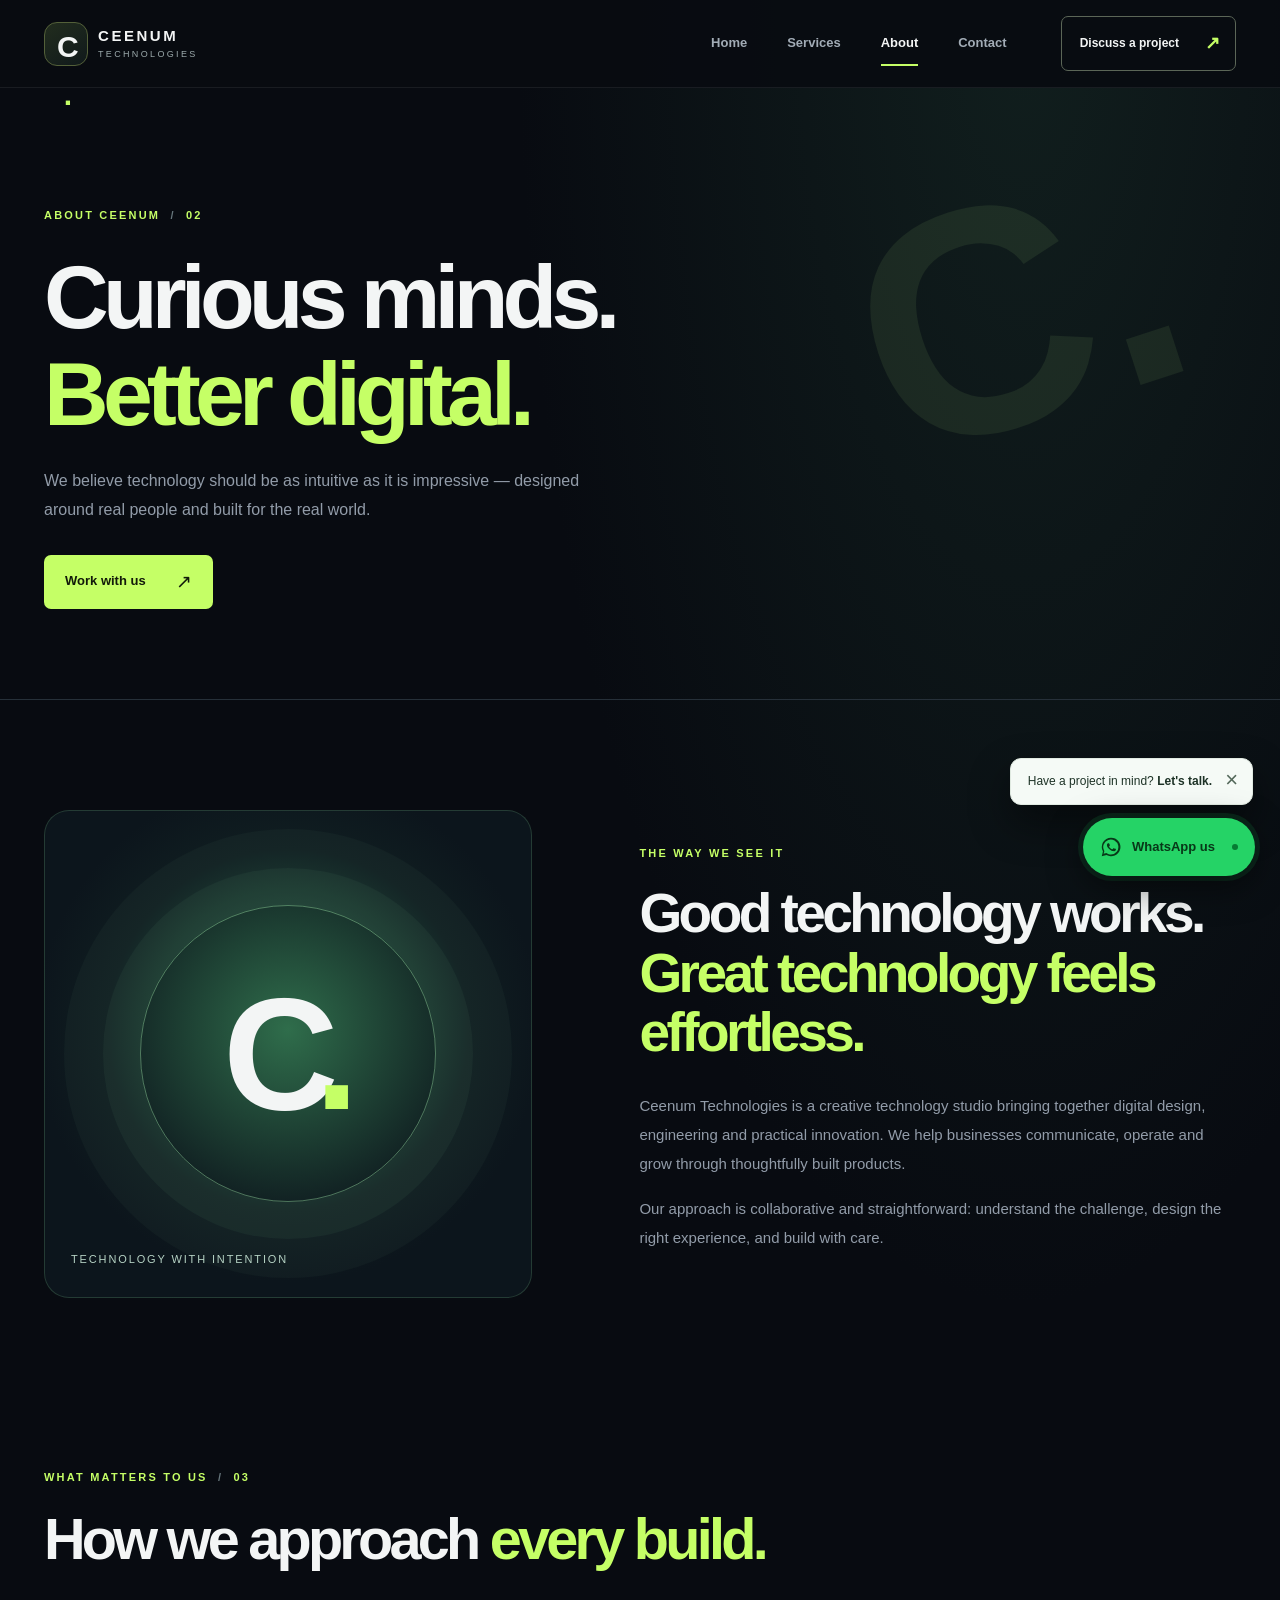
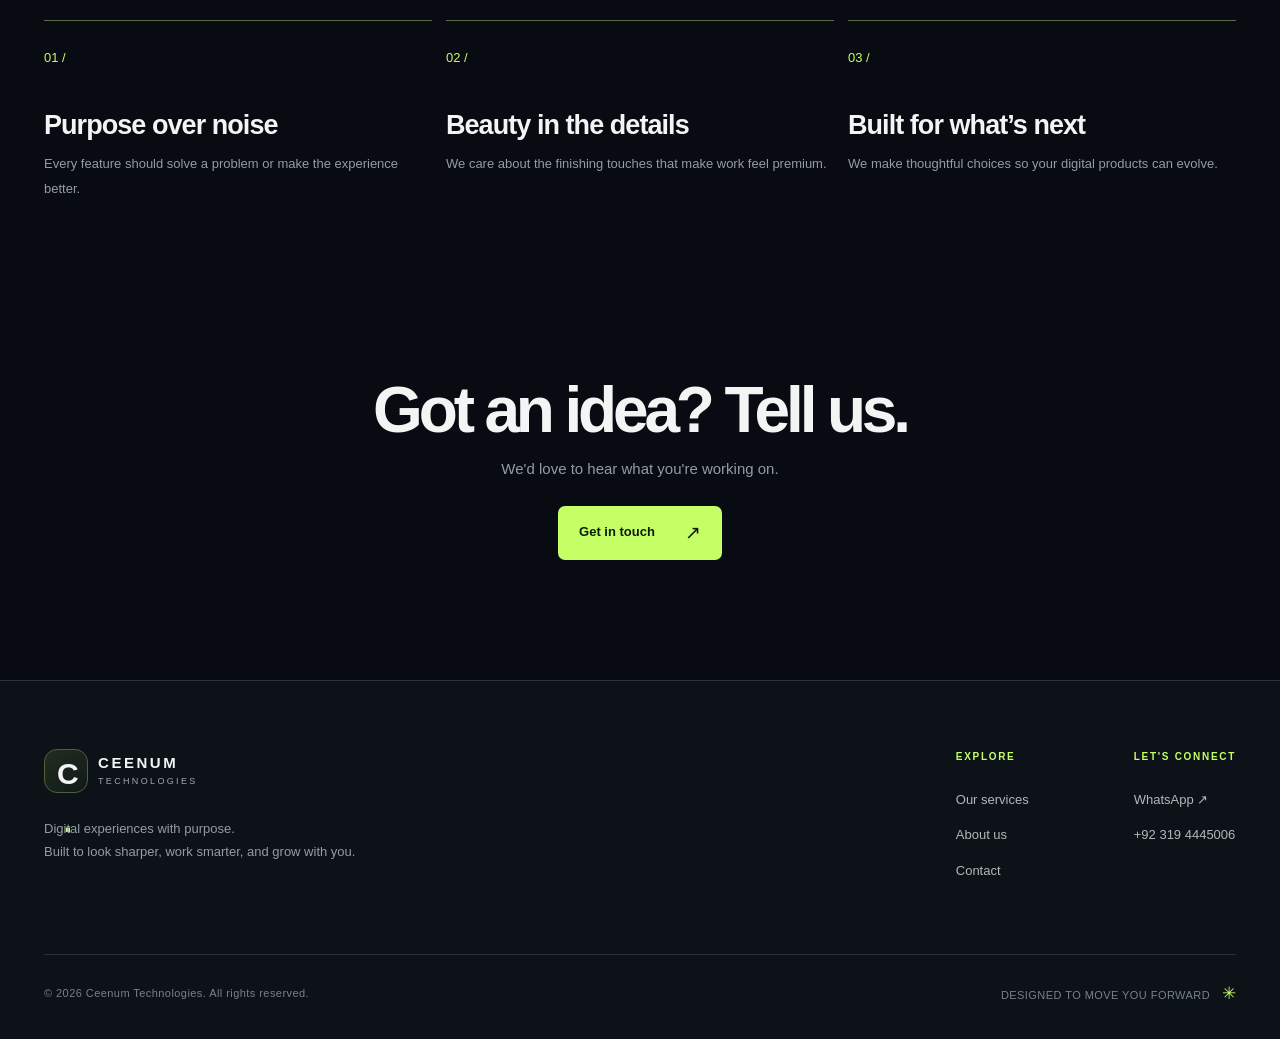
<file: about.html>
<!doctype html><html lang="en"><head><meta charset="utf-8"><meta name="viewport" content="width=device-width,initial-scale=1"><meta name="theme-color" content="#080b11"><meta name="description" content="Get to know Ceenum Technologies, a design-led digital studio creating software, apps and AI solutions."><meta property="og:title" content="About Us — Ceenum Technologies"><meta property="og:description" content="Get to know Ceenum Technologies, a design-led digital studio creating software, apps and AI solutions."><meta property="og:type" content="website"><title>About Us — Ceenum Technologies</title><style>
:root{--bg:#080b11;--panel:#10151d;--panel2:#151b24;--text:#f3f5f5;--muted:#929ca9;--line:#29323b;--accent:#c5ff66;--font:'DM Sans',Arial,sans-serif;--display:'Space Grotesk',Arial,sans-serif}
*{box-sizing:border-box}html{scroll-behavior:smooth}body{margin:0;background:var(--bg);color:var(--text);font:400 15px/1.6 var(--font);overflow-x:hidden;-webkit-font-smoothing:antialiased}a{color:inherit;text-decoration:none}button,input,select,textarea{font:inherit}button{cursor:pointer}img,svg{max-width:100%}::selection{background:var(--accent);color:#12150e}.shell{max-width:1350px;padding:0 44px;margin:0 auto}h1,h2,h3,h4,p{margin-top:0}h1,h2,h3{font-family:var(--display);line-height:1.08}h1,h2{letter-spacing:-.065em}h3{letter-spacing:-.035em}p{color:var(--muted)}
.site-header{height:88px;position:relative;z-index:20;background:#080b11ec;border-bottom:1px solid #ffffff12}.header-inner{height:100%;display:flex;align-items:center;justify-content:space-between;gap:30px}.logo{display:inline-flex;align-items:center;gap:10px;flex-shrink:0}.logo-symbol{border:1px solid #536039;width:44px;height:44px;display:grid;place-items:center;border-radius:13px;font-family:var(--display);font-size:30px;font-weight:700;letter-spacing:-.12em;background:linear-gradient(145deg,#222d1e,#10191b)}.logo-dot{color:var(--accent)}.logo-words{font-family:var(--display);display:flex;flex-direction:column;font-weight:700;letter-spacing:.17em;font-size:15px;line-height:1.08}.logo-words small{color:#9caaac;font-size:9px;font-weight:500;letter-spacing:.26em;margin-top:6px}.desktop-nav{display:flex;gap:40px;margin-left:auto;margin-right:24px}.desktop-nav a{font-size:13px;font-weight:600;color:#a2acb6;position:relative;transition:.2s}.desktop-nav a:hover,.desktop-nav a.active{color:var(--text)}.desktop-nav a.active:after{content:'';position:absolute;bottom:-12px;left:0;right:0;height:2px;background:var(--accent)}.header-cta{display:inline-flex;gap:26px;align-items:center;border:1px solid #5b6657;padding:12px 15px 12px 18px;border-radius:7px;font-size:12px;font-weight:700;transition:background .2s,border-color .2s}.header-cta span{font-size:18px;color:var(--accent)}.header-cta:hover{border-color:var(--accent);background:#1b2620}.menu-toggle{display:none}.mobile-nav{display:none}
.hero-area{position:relative;overflow:hidden;background:radial-gradient(ellipse at 75% 35%,#162e34 0%,transparent 48%),linear-gradient(130deg,#0a0e13 12%,#101922 78%,#0a1116);border-bottom:1px solid #2b3539}.hero-noise{pointer-events:none;position:absolute;inset:0;opacity:.2;background-image:url("data:image/svg+xml,%3Csvg viewBox='0 0 180 180' xmlns='http://www.w3.org/2000/svg'%3E%3Cfilter id='n'%3E%3CfeTurbulence type='fractalNoise' baseFrequency='.8' numOctaves='3' stitchTiles='stitch'/%3E%3C/filter%3E%3Crect width='100%25' height='100%25' filter='url(%23n)' opacity='.24'/%3E%3C/svg%3E")}.hero-glow{position:absolute;border-radius:50%;filter:blur(80px);pointer-events:none}.hero-glow-one{height:420px;width:440px;right:2%;top:6%;background:#2d615b40}.hero-glow-two{height:260px;width:360px;right:28%;bottom:1%;background:#a2cc7640}.hero{min-height:700px;display:grid;grid-template-columns:1.04fr .96fr;align-items:center;position:relative;gap:4px;padding-top:44px;padding-bottom:65px}.hero-copy{z-index:2;position:relative}.eyebrow{display:flex;align-items:center;gap:12px;font-size:11px;font-weight:700;letter-spacing:.22em;color:#cad8d5;margin-bottom:29px}.eyebrow-line{height:1px;width:34px;background:var(--accent)}.eyebrow-spark{color:var(--accent);font-size:14px}.hero h1{font-size:clamp(65px,6.65vw,110px);font-weight:600;line-height:.99;margin:0 0 27px}.hero h1 em,.inner-hero h1 em{font-style:normal;color:var(--accent)}.hero h1>span{color:#cdd4d7}.title-period{color:var(--accent)}.hero-copy>p{max-width:490px;font-size:16px;line-height:1.78;color:#a6b3bb;margin-bottom:32px}.hero-cta-group,.cta-actions{display:flex;gap:10px;flex-wrap:wrap}.button{border-radius:7px;border:1px solid transparent;display:inline-flex;align-items:center;justify-content:space-between;min-height:54px;padding:0 20px;font-size:13px;font-weight:700;gap:30px;transition:.2s;white-space:nowrap}.button>span{font-size:19px;font-weight:400;line-height:1}.button:hover{transform:translateY(-3px)}.button-accent{background:var(--accent);color:#121a0a}.button-accent:hover{background:#e1ffae;box-shadow:0 10px 33px #c5ff6629}.button-outline{border-color:#4b5b61;background:#ffffff07;color:#e6edeb}.button-outline:hover{border-color:#b6cac5;background:#ffffff11}.button-white{background:#e7ede6;color:#111715}.button-dark{background:#101b19;color:#ecf4e8}.hero-caption{display:flex;align-items:center;gap:14px;margin-top:77px;font-size:10px;font-weight:700;letter-spacing:.17em;color:#8b9e9f}.hero-caption b{color:var(--accent);padding:0 3px}.caption-icon{display:flex;align-items:end;gap:3px;height:21px}.caption-icon span{height:13px;width:4px;background:var(--accent);border-radius:3px}.caption-icon span:nth-child(2){height:21px}.caption-icon span:nth-child(3){height:9px}
.hero-stage{height:590px;position:relative;perspective:950px;display:flex;align-items:center;justify-content:center;isolation:isolate}.stage-grid{position:absolute;inset:5% -5%;background-image:linear-gradient(#a6d1bb13 1px,transparent 1px),linear-gradient(90deg,#a6d1bb13 1px,transparent 1px);background-size:47px 47px;mask-image:radial-gradient(ellipse,#0004,transparent 72%);transform:rotateX(55deg) rotateZ(-18deg) scale(1.3)}.stage-ring{position:absolute;border:1px solid #8dcdab33;width:500px;height:500px;border-radius:50%;transform:rotateX(68deg) rotateZ(-23deg);pointer-events:none}.stage-ring-2{width:455px;height:455px;transform:rotateY(68deg) rotateZ(20deg);border-style:dashed;border-color:#8deebe44;animation:spin 40s linear infinite}.stage-orb{width:365px;height:365px;border-radius:50%;background:radial-gradient(circle at 25% 18%,#d9ffd0 0%,#b2dcb4 10%,#508c78 27%,#214a44 46%,#102e32 69%,#061419 85%);position:relative;box-shadow:inset 15px 17px 40px #f1ffc24a,inset -34px -38px 60px #00121c,0 0 130px #8bd69c30,0 44px 90px #000a;display:grid;place-items:center;transform-style:preserve-3d;animation:bob 8s ease-in-out infinite;will-change:transform}.orb-highlight{position:absolute;inset:8%;border-radius:50%;border:1px solid #d1ffe34d;transform:rotateX(71deg) rotateZ(20deg)}.orb-core{display:grid;place-items:center;line-height:1;text-align:center;transform:translateZ(45px) rotate(-8deg);text-shadow:0 13px 16px #001a24ad}.orb-core span{font:700 55px var(--display);letter-spacing:-.085em;color:#e7fff4}.orb-core b{font:600 15px var(--display);letter-spacing:.7em;margin:10px 0 0 12px;color:#bdeec3}.orb-rim{position:absolute;inset:-8%;border:1px solid #b7f7c73b;border-radius:50%;transform:rotateY(76deg) rotateZ(36deg);box-shadow:0 0 18px #aaf4b01b}.floating-chip{position:absolute;z-index:3;border:1px solid #879f9a48;border-radius:12px;display:flex;align-items:center;gap:13px;padding:13px 16px;box-shadow:0 12px 50px #0008;backdrop-filter:blur(24px);background:#121c20b5;min-width:195px}.floating-chip strong,.floating-chip span{display:block}.floating-chip strong{font-size:13px;color:#f1fff6;line-height:1.4}.floating-chip div>span{font-size:10px;color:#a8bdb8}.chip-idea{top:90px;right:-2%;transform:rotate(5deg)}.chip-code{bottom:88px;left:0;transform:rotate(-6deg)}.chip-dot{width:18px;height:18px;background:var(--accent);border-radius:50%;box-shadow:0 0 25px #c5ff6688}.chip-corner{color:var(--accent);margin-left:auto}.chip-symbol{font:600 17px var(--display);border:1px solid #94cbaa55;border-radius:9px;color:var(--accent);padding:10px}.stage-index{position:absolute;bottom:26px;right:0;color:#8da3a2;font-weight:700;font-size:10px;letter-spacing:.16em}.stage-index span{color:var(--accent);padding:0 8px}.stage-cross{position:absolute;top:40px;left:10%;font-size:24px;color:var(--accent)}.hero-base{position:relative;display:flex;justify-content:space-between;align-items:center;padding-bottom:18px;color:#87969b;font-size:10px;letter-spacing:.22em;font-weight:700}.scroll-cue{display:flex;gap:16px;align-items:center}.scroll-cue span{color:var(--accent);font-size:18px}
.marquee{height:70px;display:flex;align-items:center;overflow:hidden;background:var(--accent);color:#192113;white-space:nowrap;transform:rotate(-1deg) scale(1.01);margin-top:2px}.marquee-track{display:inline-block;font:700 15px var(--display);letter-spacing:.11em;animation:marquee 35s linear infinite;min-width:max-content}.marquee span{padding:0 35px;font-size:24px}
.section{padding-top:126px;padding-bottom:126px}.section-label{font-size:11px;font-weight:700;letter-spacing:.2em;color:var(--accent)}.section-label>span{color:#67767c;margin:0 5px}.section-heading{display:flex;align-items:flex-end;justify-content:space-between;gap:55px;margin-bottom:50px}.section-heading h2{font-size:clamp(44px,4.6vw,72px);font-weight:600;margin:18px 0 0}.section-heading h2 span{color:#85919a}.section-aside{max-width:310px;margin:0 0 5px}.section-aside p{margin-bottom:20px}.text-arrow{display:inline-flex;gap:26px;align-items:center;color:var(--accent);font-size:13px;font-weight:700}.text-arrow span{font-size:20px;line-height:1}.text-arrow:hover{text-decoration:underline;text-underline-offset:7px}.service-grid{display:grid;grid-template-columns:repeat(3,minmax(0,1fr));gap:14px}.service-card{position:relative;min-height:322px;padding:30px;border:1px solid #2b353b;border-radius:13px;background:linear-gradient(145deg,#161d22,#0f141a);display:flex;flex-direction:column;transition:border-color .25s,transform .25s,background .25s;overflow:hidden}.service-card:after{content:'';position:absolute;width:180px;height:180px;right:-120px;top:-120px;border-radius:50%;background:var(--accent);filter:blur(65px);opacity:0;transition:opacity .25s}.service-card:hover{border-color:#bfe18a;transform:translateY(-6px);background:#19221e}.service-card:hover:after{opacity:.09}.service-top{display:flex;justify-content:space-between;align-items:center}.service-glyph{height:56px;width:56px;display:grid;place-items:center;background:#202e26;border:1px solid #436348;border-radius:12px;color:var(--accent);font-size:30px;line-height:1}.service-id{font:600 12px var(--display);color:#5c7472}.service-card h3{font-size:24px;margin:42px 0 10px}.service-card p{font-size:13px;line-height:1.75;margin-bottom:25px;max-width:325px}.service-card .text-arrow{margin-top:auto}
.feature-band{background:#151d22;padding:110px 0;border-top:1px solid #2b343b;border-bottom:1px solid #2b343b;overflow:hidden}.feature-layout{display:grid;grid-template-columns:1fr 1fr;align-items:center;gap:10%}.feature-copy h2{font-size:clamp(48px,5vw,75px);margin:20px 0 23px}.feature-copy h2 span{color:#aab7b7}.feature-copy>p{max-width:465px;line-height:1.85}.check-list{margin:35px 0;display:grid;gap:18px;color:#c8d1d0;font-size:14px}.check-list span{color:var(--accent);font-size:18px;margin-right:10px}.feature-preview{position:relative;padding:45px 0}.preview-browser{border:1px solid #7080807a;border-radius:18px;box-shadow:0 45px 90px #0008,0 0 100px #adff7d0b;overflow:hidden;background:#0e1419;transform:rotate(-3deg);transition:transform .4s}.preview-browser:hover{transform:rotate(0deg) translateY(-8px)}.browser-top{height:51px;background:#1a2329;display:flex;align-items:center;justify-content:space-between;padding:0 18px;border-bottom:1px solid #354148}.browser-top div{display:flex;gap:5px}.browser-top i{width:7px;height:7px;background:#566769;border-radius:50%}.browser-top i:first-child{background:#b3f28b}.browser-top span{font-size:10px;letter-spacing:.12em;color:#859798}.browser-top>span:last-child{font-size:18px;color:#bdd5ce}.preview-window{min-height:360px;position:relative;padding:32px;overflow:hidden;background:radial-gradient(circle at 80% 45%,#345f51 0%,transparent 42%),linear-gradient(135deg,#171c23,#11272b)}.preview-kicker{font-size:9px;letter-spacing:.2em;color:#bac8c5}.preview-window h3{font:700 clamp(45px,4vw,75px)/.95 var(--display);letter-spacing:-.07em;margin:38px 0;position:relative;z-index:2}.preview-window h3 em{font-style:normal;color:var(--accent)}.preview-window h3 span{color:var(--accent)}.preview-orbit{width:260px;height:260px;position:absolute;top:23px;right:-45px;border:1px solid #b5ffa447;border-radius:50%;box-shadow:0 0 70px #b5ffa42a;transform:rotateX(45deg) rotateY(19deg)}.preview-orbit i:first-child{position:absolute;inset:25px;border:1px dashed #baff9f66;border-radius:50%}.preview-orbit i:last-child{position:absolute;inset:78px;border:35px solid #cdfdb333;border-radius:50%}.preview-bottom{border-top:1px solid #b7c6bb44;display:flex;justify-content:space-between;padding-top:12px;font-size:10px;letter-spacing:.14em;color:#b4c9ba;position:relative;z-index:2}.preview-bottom span:last-child{font-size:18px}.preview-label{font-size:10px;color:#8ea39b;letter-spacing:.13em;display:block;margin:29px 0 0 6px}
.process-grid{display:grid;grid-template-columns:repeat(4,1fr);gap:15px}.process-item{border-top:1px solid #6d7e74;padding-top:23px}.process-number{display:flex;justify-content:space-between;color:var(--accent);font:600 13px var(--display);letter-spacing:.1em}.process-number>span{color:#8b9d91;font-size:21px}.process-item h3{font-size:27px;margin:46px 0 13px}.process-item p{font-size:13px;line-height:1.8;padding-right:10px}
.cta-section{padding-bottom:115px}.cta-card{border-radius:20px;min-height:425px;padding:65px;background:radial-gradient(circle at 83% 20%,#a5db7269,transparent 34%),linear-gradient(125deg,#c6ff70,#a8e672);color:#14210f;position:relative;overflow:hidden}.cta-card .section-label{color:#324327}.cta-card .section-label span{color:#69834d}.cta-card h2{font-size:clamp(47px,5.1vw,76px);font-weight:700;margin:23px 0 16px;position:relative;z-index:1}.cta-card h2 em{font-style:normal;color:#527a34}.cta-card p{color:#4d6b3b;position:relative;z-index:1}.cta-actions{position:relative;z-index:2;margin-top:30px;align-items:center}.cta-whatsapp{display:inline-flex;align-items:center;gap:12px;font-size:13px;font-weight:700;padding:13px 16px}.cta-whatsapp>span{font-size:18px}.cta-orbit{position:absolute;border:1px solid #6b965b70;border-radius:50%;width:510px;height:510px;right:-100px;top:-240px;box-shadow:0 0 0 35px #547b4210,0 0 0 75px #547b420c;transform:rotateX(56deg) rotateZ(-30deg)}
.footer{background:#0d1218;border-top:1px solid #293339}.footer-main{display:flex;justify-content:space-between;gap:40px;padding:68px 0 72px}.footer-main>div>p{max-width:385px;margin:24px 0 0;font-size:13px;line-height:1.8}.footer-links{display:flex;gap:105px}.footer-links>div{display:grid;align-content:start;gap:15px}.footer-links span{color:var(--accent);font-weight:700;letter-spacing:.17em;font-size:10px;margin-bottom:10px}.footer-links a{font-size:13px;color:#aeb9b9;transition:.2s}.footer-links a:hover{color:var(--accent)}.footer-bottom{border-top:1px solid #273137;display:flex;justify-content:space-between;align-items:center;padding:25px 0 32px;color:#75838a;font-size:11px;letter-spacing:.04em}.footer-bottom i{color:var(--accent);font-style:normal;font-size:17px;margin-left:8px}
.whatsapp-fab{position:fixed;z-index:100;right:25px;bottom:24px;padding:13px 17px;min-height:58px;background:#25d366;color:#083818;border-radius:40px;display:inline-flex;gap:10px;align-items:center;box-shadow:0 10px 34px #0008,0 0 0 5px #25d36621;font-size:13px;font-weight:800;transition:.25s}.whatsapp-fab:hover{transform:translateY(-4px);box-shadow:0 15px 40px #0009,0 0 0 8px #25d36626}.whatsapp-fab i{width:6px;height:6px;background:#067b33;border-radius:50%;margin-left:7px}.chat-nudge{position:fixed;z-index:99;right:27px;bottom:95px;background:#f5faf6;color:#1d3226;border-radius:11px;box-shadow:0 18px 40px #0007;padding:13px 40px 13px 17px;font-size:12px;border:1px solid #e0eae1;transition:opacity .2s}.chat-nudge strong{font-weight:800}.chat-nudge button{position:absolute;top:2px;right:8px;color:#53685a;border:none;background:none;font-size:22px}.chat-nudge[hidden]{display:none}
/* inner pages */
.subpage{background:radial-gradient(ellipse at 80% 0%,#1b352c77,transparent 35%),var(--bg)}.inner-hero{min-height:520px;position:relative;padding-top:114px;padding-bottom:90px;border-bottom:1px solid #263039;overflow:hidden}.inner-hero h1{font-size:clamp(63px,7vw,108px);font-weight:600;margin:23px 0 23px;position:relative;z-index:1}.inner-hero p{max-width:560px;font-size:16px;line-height:1.85;position:relative;z-index:1}.inner-hero .button{margin-top:14px;position:relative;z-index:1}.inner-deco{position:absolute;right:8%;top:60px;color:#baf38b15;font:700 320px var(--display);line-height:1;pointer-events:none;transform:rotate(-18deg)}.detail-section{padding-top:75px;padding-bottom:80px}.detail-card{display:grid;grid-template-columns:130px 1fr 72px;gap:25px;align-items:start;border-bottom:1px solid #2f3d42;padding:48px 3px 55px}.detail-number{font:700 13px var(--display);color:var(--accent);padding-top:10px}.detail-main{max-width:720px}.detail-symbol{color:var(--accent);font-size:34px;display:block;line-height:1;margin:0 0 23px}.detail-main h2{font-size:clamp(38px,4.3vw,65px);margin-bottom:8px}.detail-main h3{font-size:17px;color:var(--accent);font-weight:500;letter-spacing:-.01em;margin:0 0 15px}.detail-main p{font-size:15px;line-height:1.9;max-width:610px}.detail-tags{display:flex;flex-wrap:wrap;gap:8px;margin-top:23px}.detail-tags span{font-size:11px;color:#aebfbb;border:1px solid #35454a;border-radius:30px;padding:6px 12px}.detail-arrow{color:var(--accent);border:1px solid #48614c;width:59px;height:59px;display:grid;place-items:center;border-radius:50%;font-size:27px;transition:.2s}.detail-arrow:hover{background:var(--accent);color:#0d1d0b}.inline-cta{padding-top:35px;padding-bottom:120px;text-align:center}.inline-cta h2{font-size:clamp(40px,5vw,70px);margin-bottom:12px}.inline-cta p{margin-bottom:25px}.about-intro{padding-top:110px;padding-bottom:40px;display:grid;grid-template-columns:.9fr 1.1fr;gap:9%;align-items:center}.about-graphic{aspect-ratio:1/1;position:relative;background:radial-gradient(circle at 50% 45%,#2f6d4b,#101e21 50%,#0c151c 70%);border:1px solid #42685177;border-radius:25px;display:grid;place-items:center;overflow:hidden}.about-graphic-ring{border:1px solid #a8f3b266;border-radius:50%;height:61%;aspect-ratio:1;display:grid;place-items:center;box-shadow:0 0 0 37px #a8f3b20b,0 0 0 76px #a8f3b208}.about-graphic-ring strong{font:700 160px var(--display);letter-spacing:-.15em;transform:translateX(-9px)}.about-graphic-ring strong span{color:var(--accent)}.about-graphic>span{position:absolute;bottom:28px;left:26px;color:#b6d2c4;font-size:11px;letter-spacing:.17em}.about-statement h2{font-size:clamp(44px,4.3vw,68px);margin:20px 0 28px}.about-statement h2 em,.values-title em{color:var(--accent);font-style:normal}.about-statement p{line-height:1.95}.values-title{font-size:clamp(43px,4.5vw,67px);margin:20px 0 50px}.values-grid{display:grid;grid-template-columns:repeat(3,1fr);gap:14px}.values-grid article{border-top:1px solid #57694c;padding-top:24px}.values-grid article>span{color:var(--accent);font-size:13px}.values-grid h3{font-size:27px;margin:42px 0 12px}.values-grid p{font-size:13px;line-height:1.9}
.contact-hero{min-height:410px;padding-bottom:48px}.contact-section{display:grid;grid-template-columns:.9fr 1.1fr;gap:11%;align-items:start;padding-top:80px;padding-bottom:135px}.contact-info h2{font-size:clamp(46px,4.6vw,67px);margin:18px 0 18px}.contact-info h2>span{color:var(--accent)}.contact-info>p{max-width:385px;line-height:1.9}.direct-whatsapp{display:flex;align-items:center;gap:18px;margin-top:37px;background:#173328;border:1px solid #47775b;padding:17px;border-radius:12px;max-width:430px;transition:.2s}.direct-whatsapp:hover{background:#204a34;border-color:var(--accent)}.direct-whatsapp svg{width:44px;height:44px;flex-shrink:0;background:#25d366;color:#06391a;padding:10px;border-radius:50%}.direct-whatsapp span{display:grid;flex:1}.direct-whatsapp b{font-size:14px}.direct-whatsapp small{font-size:12px;color:#a5c5af}.direct-whatsapp strong{font-size:20px;color:var(--accent)}.contact-hint{margin-top:26px;display:flex;align-items:center;gap:8px;font-size:12px;color:#98aca7}.contact-hint a{color:#d1e7d8}.contact-hint-dot{width:6px;height:6px;background:var(--accent);border-radius:50%}.contact-form{border:1px solid #38474a;background:#121b1f;border-radius:17px;padding:37px;display:flex;flex-direction:column;gap:23px;box-shadow:0 25px 65px #0004}.form-title{font-size:12px;font-weight:800;letter-spacing:.16em;color:#e4efec;display:flex;justify-content:space-between}.form-title span{color:var(--accent);font-size:18px}.field-grid{display:grid;grid-template-columns:1fr 1fr;gap:17px}.contact-form label{font-size:10px;letter-spacing:.15em;color:#b4c4c4;font-weight:700;display:grid;gap:10px}.contact-form input,.contact-form textarea,.contact-form select{border:1px solid #3c5050;color:#ebf4ed;background:#0b1218;border-radius:7px;padding:15px 14px;outline:none;font-size:14px;font-weight:400;letter-spacing:0;min-width:0;width:100%;resize:vertical}.contact-form input:focus,.contact-form textarea:focus,.contact-form select:focus{border-color:var(--accent);box-shadow:0 0 0 3px #c5ff6612}.contact-form ::placeholder{color:#71888b}.contact-form select:invalid{color:#71888b}.contact-form select option{color:white;background:#152022}.form-button{width:100%;margin-top:1px}.form-disclaimer{font-size:11px;line-height:1.7;margin:-8px 0 0;color:#819a96}
.reveal{opacity:0;transform:translateY(24px);transition:opacity .65s ease,transform .65s ease}.reveal.is-visible{opacity:1;transform:translateY(0)}
@keyframes bob{0%,100%{transform:translateY(0) rotateY(-8deg)}50%{transform:translateY(-18px) rotateY(9deg)}}@keyframes spin{to{transform:rotateY(68deg) rotateZ(380deg)}}@keyframes marquee{to{transform:translateX(-50%)}}
@media(min-width:1450px){.hero-stage{transform:scale(1.05)}}
@media(max-width:1100px){.shell{padding-left:30px;padding-right:30px}.desktop-nav{gap:25px;margin-right:0}.hero h1{font-size:clamp(60px,6.4vw,84px)}.hero-stage{transform:scale(.83);margin-left:-40px;margin-right:-50px}.chip-idea{right:0}.service-card h3{font-size:22px}.feature-layout{gap:5%}.footer-links{gap:55px}}
@media(max-width:800px){.site-header{height:73px}.shell{padding-left:22px;padding-right:22px}.desktop-nav,.header-cta{display:none}.menu-toggle{display:flex;flex-direction:column;align-items:center;justify-content:center;gap:6px;width:44px;height:44px;background:#17211f;border:1px solid #4b6351;border-radius:7px}.menu-toggle span{height:2px;width:20px;background:var(--accent);border-radius:2px}.mobile-nav{display:flex;flex-direction:column;gap:0;position:absolute;top:73px;left:0;right:0;background:#111d20;border-bottom:1px solid #3a5546;padding:15px 22px 22px;box-shadow:0 20px 30px #0007}.mobile-nav[hidden]{display:none}.mobile-nav a{font-size:16px;padding:13px 8px;border-bottom:1px solid #29403c}.mobile-nav a.active{color:var(--accent)}.mobile-nav a.mobile-whatsapp{margin-top:15px;background:var(--accent);color:#142010;text-align:center;border-radius:8px;font-weight:700}.hero{grid-template-columns:1fr;min-height:0;padding-top:70px;padding-bottom:28px}.hero h1{font-size:clamp(63px,10vw,102px)}.hero-copy>p{max-width:600px}.hero-caption{margin-top:42px}.hero-stage{transform:scale(.88);height:530px;margin:0}.hero-base span:last-child{display:none}.section{padding-top:85px;padding-bottom:85px}.section-heading{align-items:start}.section-heading h2{font-size:clamp(44px,6vw,67px)}.service-grid{grid-template-columns:repeat(2,1fr)}.service-card{min-height:310px}.feature-layout{grid-template-columns:1fr}.feature-copy h2{font-size:62px}.feature-preview{max-width:580px;margin:40px auto 0;width:100%}.process-grid{grid-template-columns:repeat(2,1fr);row-gap:35px}.cta-card{padding:40px}.footer-links{gap:45px}.about-intro{grid-template-columns:1fr;gap:50px}.about-graphic{max-width:500px;width:100%;margin:auto}.contact-section{grid-template-columns:1fr;gap:45px}.contact-info h2{max-width:560px}.inner-hero{min-height:435px;padding-top:80px}.inner-deco{font-size:230px}}
@media(max-width:550px){.logo-symbol{height:40px;width:40px;font-size:27px}.logo-words{font-size:13px}.hero{padding-top:53px}.eyebrow{font-size:9px;letter-spacing:.16em;gap:9px}.eyebrow-line{width:19px}.hero h1{font-size:clamp(53px,12vw,72px);margin-bottom:24px}.hero-copy>p{font-size:14px}.hero-cta-group{gap:9px}.hero-cta-group .button{width:100%;justify-content:space-between}.hero-caption{font-size:8px;letter-spacing:.09em}.hero-stage{height:350px;transform:scale(.64);margin:-12px -80px -12px}.stage-ring{width:440px;height:440px}.stage-ring-2{width:420px;height:420px}.stage-orb{width:315px;height:315px}.orb-core span{font-size:48px}.floating-chip{min-width:170px}.chip-idea{top:40px;right:-15px}.chip-code{bottom:25px;left:-10px}.stage-index{right:0;bottom:-15px}.hero-base{font-size:8px;letter-spacing:.13em;padding-bottom:23px}.marquee{height:55px}.marquee-track{font-size:12px}.marquee span{padding:0 18px}.section-heading{flex-direction:column;gap:24px}.section-heading h2{font-size:clamp(38px,9vw,52px)}.section-heading .section-aside{max-width:430px}.service-grid{grid-template-columns:1fr}.service-card{min-height:285px}.service-card h3{margin-top:31px}.feature-band{padding:70px 0}.feature-copy h2{font-size:clamp(44px,10vw,57px)}.feature-preview{padding:15px 0}.preview-window{min-height:285px;padding:24px}.preview-window h3{font-size:52px}.preview-orbit{width:200px;height:200px;right:-60px}.preview-label{font-size:8px}.process-grid{grid-template-columns:1fr}.process-item h3{margin-top:25px}.cta-card{min-height:0;padding:34px 25px}.cta-card h2{font-size:clamp(43px,10vw,54px)}.cta-actions{align-items:stretch;flex-direction:column}.cta-whatsapp{padding-left:0}.footer-main{flex-direction:column;gap:38px;padding:52px 0}.footer-links{gap:30px;justify-content:space-between}.footer-links>div{gap:13px}.footer-bottom{align-items:start;gap:12px;flex-direction:column;line-height:1.7}.whatsapp-fab{right:15px;bottom:14px;min-height:55px;padding:12px 16px}.chat-nudge{right:15px;bottom:81px;max-width:270px;font-size:11px}.inner-hero{min-height:370px;padding-top:64px;padding-bottom:55px}.inner-hero h1{font-size:clamp(52px,11vw,74px)}.inner-hero p{font-size:14px}.inner-deco{font-size:165px;top:35px;right:0}.detail-section{padding-top:30px}.detail-card{grid-template-columns:55px 1fr;gap:12px;padding:35px 0}.detail-number{font-size:10px}.detail-main h2{font-size:39px}.detail-arrow{grid-column:2;margin-top:4px;width:48px;height:48px}.about-intro{padding-top:65px}.about-graphic-ring strong{font-size:110px}.about-statement h2{font-size:44px}.values-grid{grid-template-columns:1fr;gap:25px}.values-grid h3{margin-top:20px}.inline-cta{padding-bottom:80px}.inline-cta h2{font-size:40px}.contact-hero{min-height:355px}.contact-section{padding-top:55px;padding-bottom:90px}.contact-info h2{font-size:47px}.contact-form{padding:24px 19px;gap:20px}.field-grid{grid-template-columns:1fr}.form-title{font-size:10px}.direct-whatsapp{padding:13px}.direct-whatsapp b{font-size:12px}}
@media(prefers-reduced-motion:reduce){html{scroll-behavior:auto}*,*:before,*:after{animation:none!important;transition:none!important}.reveal{opacity:1;transform:none}}

</style></head><body class="subpage"><header class="site-header" id="top"><div class="header-inner shell"><a class="logo" href="index.html" aria-label="Ceenum Technologies home"><span class="logo-symbol">C<span class="logo-dot">.</span></span><span class="logo-words">CEENUM <small>TECHNOLOGIES</small></span></a><nav class="desktop-nav" aria-label="Main navigation"><a href="index.html" >Home</a><a href="services.html" >Services</a><a href="about.html" aria-current="page" class="active">About</a><a href="contact.html" >Contact</a></nav><div class="nav-actions"><a href="https://wa.me/923194445006?text=Hi%20Ceenum%20Technologies%2C%20I%27d%20like%20to%20discuss%20a%20project." target="_blank" rel="noopener noreferrer" class="header-cta">Discuss a project <span>↗</span></a><button class="menu-toggle" id="menuToggle" aria-controls="mobileNav" aria-expanded="false" aria-label="Open navigation"><span></span><span></span></button></div></div><nav class="mobile-nav" id="mobileNav" aria-label="Mobile navigation" hidden><a href="index.html" >Home</a><a href="services.html" >Services</a><a href="about.html" aria-current="page" class="active">About</a><a href="contact.html" >Contact</a><a class="mobile-whatsapp" href="https://wa.me/923194445006?text=Hi%20Ceenum%20Technologies%2C%20I%27d%20like%20to%20discuss%20a%20project." target="_blank" rel="noopener">WhatsApp us ↗</a></nav></header><main><section class="inner-hero shell"><span class="section-label">ABOUT CEENUM <span>/</span> 02</span><h1>Curious minds.<br><em>Better digital.</em></h1><p>We believe technology should be as intuitive as it is impressive — designed around real people and built for the real world.</p><a href="contact.html" class="button button-accent">Work with us <span>↗</span></a><div class="inner-deco" aria-hidden="true">C.</div></section><section class="about-intro shell"><div class="about-graphic reveal"><div class="about-graphic-ring"><strong>C<span>.</span></strong></div><span>TECHNOLOGY WITH INTENTION</span></div><div class="about-statement reveal"><span class="section-label">THE WAY WE SEE IT</span><h2>Good technology works.<br><em>Great technology feels effortless.</em></h2><p>Ceenum Technologies is a creative technology studio bringing together digital design, engineering and practical innovation. We help businesses communicate, operate and grow through thoughtfully built products.</p><p>Our approach is collaborative and straightforward: understand the challenge, design the right experience, and build with care.</p></div></section><section class="values-section shell section"><span class="section-label">WHAT MATTERS TO US <span>/</span> 03</span><h2 class="values-title">How we approach <em>every build.</em></h2><div class="values-grid"><article class="reveal"><span>01 /</span><h3>Purpose over noise</h3><p>Every feature should solve a problem or make the experience better.</p></article><article class="reveal"><span>02 /</span><h3>Beauty in the details</h3><p>We care about the finishing touches that make work feel premium.</p></article><article class="reveal"><span>03 /</span><h3>Built for what’s next</h3><p>We make thoughtful choices so your digital products can evolve.</p></article></div></section><section class="inline-cta shell"><h2>Got an idea? Tell us.</h2><p>We'd love to hear what you're working on.</p><a href="contact.html" class="button button-accent">Get in touch <span>↗</span></a></section></main><footer class="footer"><div class="shell"><div class="footer-main"><div><a class="logo" href="index.html" aria-label="Ceenum Technologies home"><span class="logo-symbol">C<span class="logo-dot">.</span></span><span class="logo-words">CEENUM <small>TECHNOLOGIES</small></span></a><p>Digital experiences with purpose.<br>Built to look sharper, work smarter, and grow with you.</p></div><div class="footer-links"><div><span>EXPLORE</span><a href="services.html">Our services</a><a href="about.html">About us</a><a href="contact.html">Contact</a></div><div><span>LET'S CONNECT</span><a href="https://wa.me/923194445006?text=Hi%20Ceenum%20Technologies%2C%20I%27d%20like%20to%20discuss%20a%20project." target="_blank" rel="noopener">WhatsApp ↗</a><a href="tel:+923194445006">+92 319 4445006</a></div></div></div><div class="footer-bottom"><span>© <span data-year>2026</span> Ceenum Technologies. All rights reserved.</span><span>DESIGNED TO MOVE YOU FORWARD <i>✳</i></span></div></div></footer><div class="chat-nudge" id="chatNudge">Have a project in mind? <strong>Let's talk.</strong><button id="dismissNudge" aria-label="Dismiss suggestion">×</button></div><a class="whatsapp-fab" href="https://wa.me/923194445006?text=Hi%20Ceenum%20Technologies%2C%20I%27d%20like%20to%20discuss%20a%20project." target="_blank" rel="noopener noreferrer" aria-label="Chat directly with Ceenum Technologies on WhatsApp"><svg viewBox="0 0 32 32" width="22" height="22" aria-hidden="true"><path fill="currentColor" d="M16 2.5A13.5 13.5 0 0 0 4.3 22.7L2.5 29.5l7-1.8A13.5 13.5 0 1 0 16 2.5Zm0 24.5c-2.2 0-4.4-.6-6.2-1.9l-.5-.3-4 1 1.1-3.9-.3-.5A11 11 0 1 1 16 27Zm6-8.1c-.3-.2-1.8-.9-2.1-1-.3-.1-.5-.1-.7.2-.2.3-.8 1-.9 1.1-.2.2-.4.2-.7.1-.3-.2-1.3-.5-2.5-1.6-1-.8-1.6-1.9-1.8-2.2-.2-.3 0-.5.2-.7l.5-.5.3-.5c.1-.2.1-.4 0-.6l-1-2.3c-.3-.6-.5-.5-.7-.5h-.6c-.2 0-.6.1-.9.4-.3.4-1 1.1-1 2.6s1.1 3 1.3 3.2c.2.2 2.2 3.4 5.4 4.7.8.3 1.4.5 1.9.6.8.3 1.6.2 2.2.1.7-.1 1.8-.8 2.1-1.6.2-.8.2-1.5.2-1.6-.1-.2-.3-.3-.6-.5Z"/></svg><span>WhatsApp us</span><i></i></a><script>
(() => {
  'use strict';
  const waNumber = '923194445006';
  const $ = (s) => document.querySelector(s);
  document.querySelectorAll('[data-year]').forEach(el => el.textContent = String(new Date().getFullYear()));

  const toggle = $('#menuToggle');
  const mobileNav = $('#mobileNav');
  const closeNav = () => {
    if (!mobileNav || !toggle) return;
    mobileNav.hidden = true;
    toggle.setAttribute('aria-expanded', 'false');
    toggle.setAttribute('aria-label', 'Open navigation');
  };
  if (toggle && mobileNav) {
    toggle.addEventListener('click', () => {
      const opening = mobileNav.hidden;
      mobileNav.hidden = !opening;
      toggle.setAttribute('aria-expanded', String(opening));
      toggle.setAttribute('aria-label', opening ? 'Close navigation' : 'Open navigation');
    });
    mobileNav.querySelectorAll('a').forEach(a => a.addEventListener('click', closeNav));
    document.addEventListener('keydown', event => { if (event.key === 'Escape') closeNav(); });
    window.addEventListener('resize', () => { if (window.innerWidth > 800) closeNav(); });
  }

  const nudge = $('#chatNudge');
  $('#dismissNudge')?.addEventListener('click', () => { if (nudge) nudge.hidden = true; });
  const serviceField = $('#service');
  if (serviceField) {
    const requestedService = new URLSearchParams(location.search).get('service');
    if (requestedService && [...serviceField.options].some(opt => opt.value === requestedService)) {
      serviceField.value = requestedService;
    }
  }
  $('#contactForm')?.addEventListener('submit', event => {
    event.preventDefault();
    const form = event.currentTarget;
    if (!form.reportValidity()) return;
    const name = $('#name').value.trim();
    const email = $('#email').value.trim();
    const service = $('#service').value;
    const details = $('#details').value.trim();
    if (!name || !service || !details) return;
    const message = [
      'Hello Ceenum Technologies!',
      '',
      `Name: ${name}`,
      ...(email ? [`Email: ${email}`] : []),
      `Service: ${service}`,
      `Project details: ${details}`,
      '',
      "I'd like to discuss this project."
    ].join('\n');
    // A same-tab redirect avoids popup blockers; WhatsApp handles delivery only after the visitor presses Send.
    window.location.assign(`https://wa.me/${waNumber}?text=${encodeURIComponent(message)}`);
  });

  if ('IntersectionObserver' in window && !window.matchMedia('(prefers-reduced-motion: reduce)').matches) {
    const observer = new IntersectionObserver(entries => {
      for (const entry of entries) {
        if (entry.isIntersecting) {
          entry.target.classList.add('is-visible');
          observer.unobserve(entry.target);
        }
      }
    }, {threshold: 0.06, rootMargin: '0px 0px -15px 0px'});
    document.querySelectorAll('.reveal').forEach(el => observer.observe(el));
  } else {
    document.querySelectorAll('.reveal').forEach(el => el.classList.add('is-visible'));
  }

  const stage = $('#heroStage');
  const orb = $('#stageOrb');
  if (stage && orb && window.matchMedia('(pointer:fine) and (prefers-reduced-motion:no-preference)').matches) {
    stage.addEventListener('pointermove', e => {
      const r = stage.getBoundingClientRect();
      const x = ((e.clientX - r.left) / r.width - 0.5) * 16;
      const y = ((e.clientY - r.top) / r.height - 0.5) * -16;
      orb.style.animation = 'none';
      orb.style.transform = `rotateY(${x}deg) rotateX(${y}deg)`;
    });
    stage.addEventListener('pointerleave', () => { orb.style.animation = ''; orb.style.transform = ''; });
  }
})();

</script></body></html>
</file>
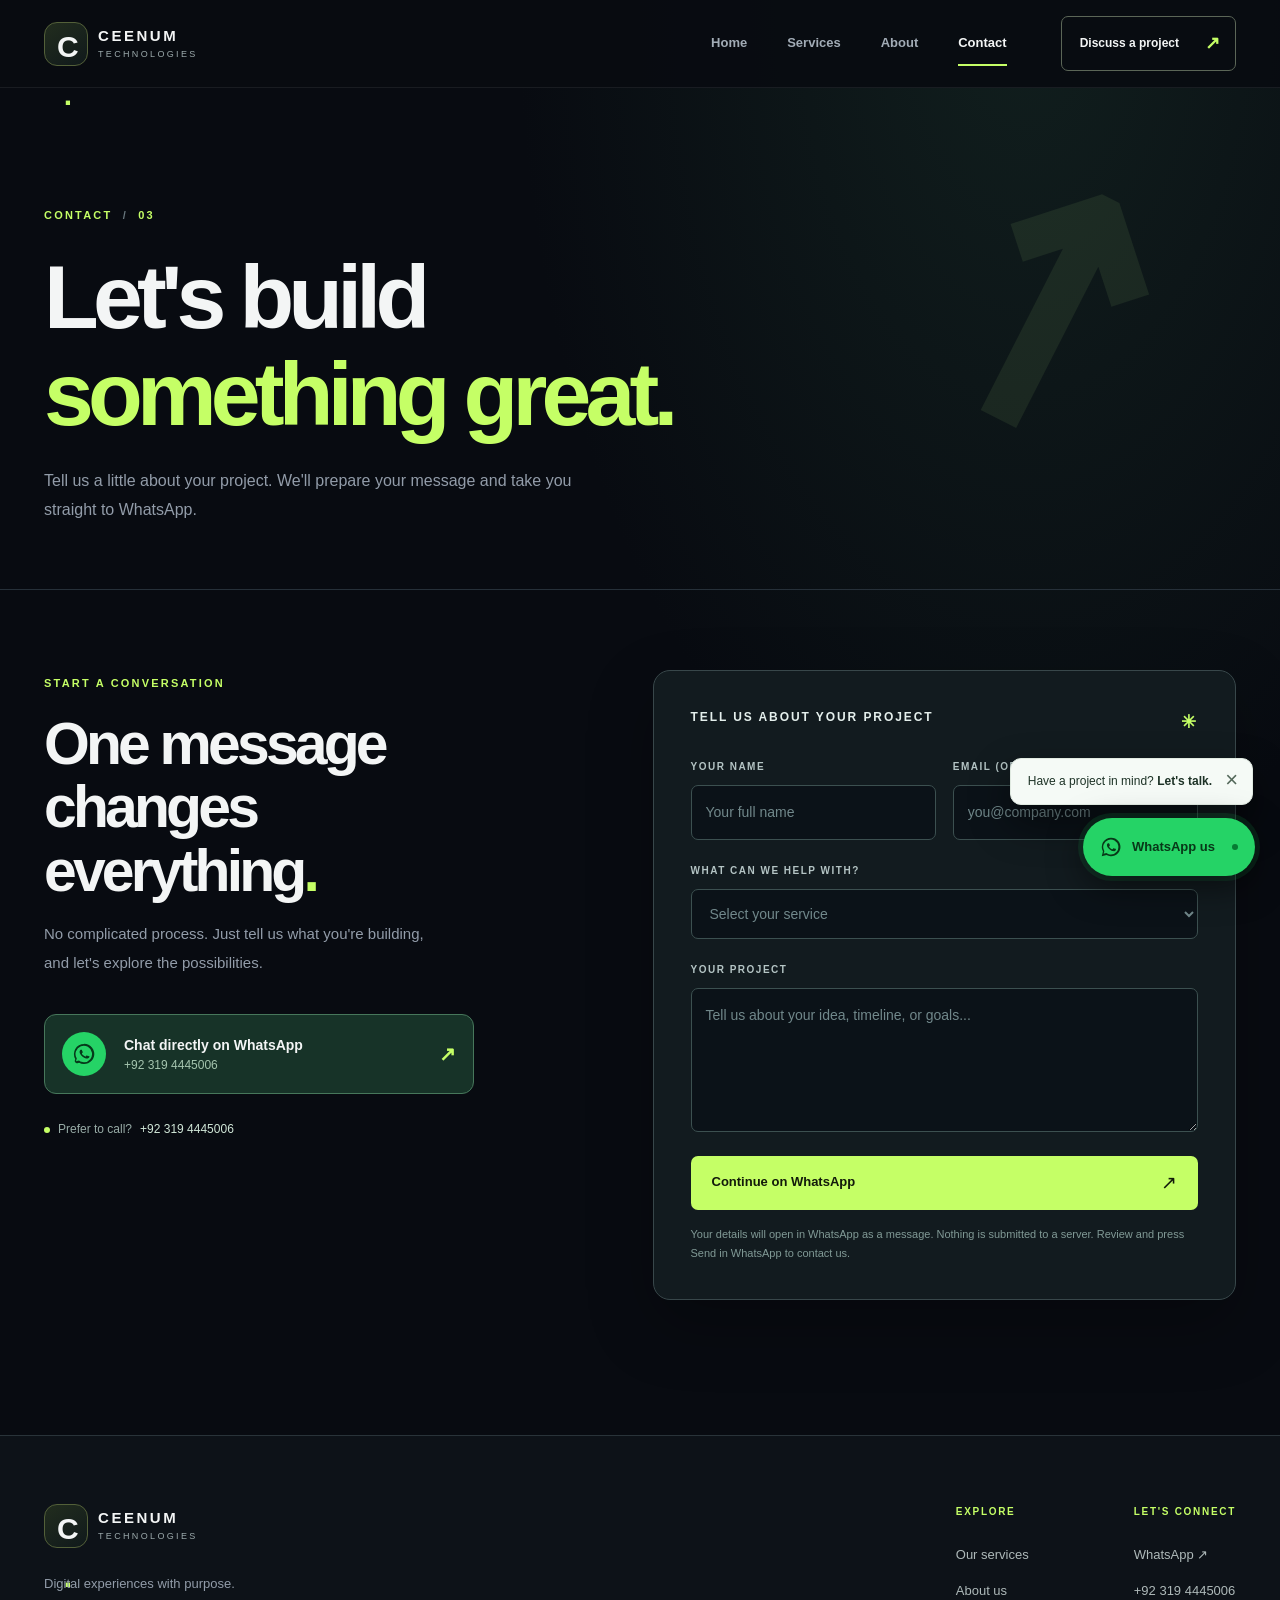
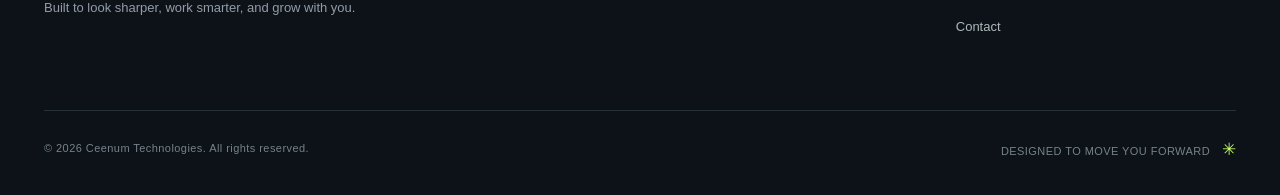
<file: contact.html>
<!doctype html><html lang="en"><head><meta charset="utf-8"><meta name="viewport" content="width=device-width,initial-scale=1"><meta name="theme-color" content="#080b11"><meta name="description" content="Start your project with Ceenum Technologies. Send project details directly to our WhatsApp: +92 319 4445006."><meta property="og:title" content="Contact Ceenum Technologies — Start Your Project"><meta property="og:description" content="Start your project with Ceenum Technologies. Send project details directly to our WhatsApp: +92 319 4445006."><meta property="og:type" content="website"><title>Contact Ceenum Technologies — Start Your Project</title><style>
:root{--bg:#080b11;--panel:#10151d;--panel2:#151b24;--text:#f3f5f5;--muted:#929ca9;--line:#29323b;--accent:#c5ff66;--font:'DM Sans',Arial,sans-serif;--display:'Space Grotesk',Arial,sans-serif}
*{box-sizing:border-box}html{scroll-behavior:smooth}body{margin:0;background:var(--bg);color:var(--text);font:400 15px/1.6 var(--font);overflow-x:hidden;-webkit-font-smoothing:antialiased}a{color:inherit;text-decoration:none}button,input,select,textarea{font:inherit}button{cursor:pointer}img,svg{max-width:100%}::selection{background:var(--accent);color:#12150e}.shell{max-width:1350px;padding:0 44px;margin:0 auto}h1,h2,h3,h4,p{margin-top:0}h1,h2,h3{font-family:var(--display);line-height:1.08}h1,h2{letter-spacing:-.065em}h3{letter-spacing:-.035em}p{color:var(--muted)}
.site-header{height:88px;position:relative;z-index:20;background:#080b11ec;border-bottom:1px solid #ffffff12}.header-inner{height:100%;display:flex;align-items:center;justify-content:space-between;gap:30px}.logo{display:inline-flex;align-items:center;gap:10px;flex-shrink:0}.logo-symbol{border:1px solid #536039;width:44px;height:44px;display:grid;place-items:center;border-radius:13px;font-family:var(--display);font-size:30px;font-weight:700;letter-spacing:-.12em;background:linear-gradient(145deg,#222d1e,#10191b)}.logo-dot{color:var(--accent)}.logo-words{font-family:var(--display);display:flex;flex-direction:column;font-weight:700;letter-spacing:.17em;font-size:15px;line-height:1.08}.logo-words small{color:#9caaac;font-size:9px;font-weight:500;letter-spacing:.26em;margin-top:6px}.desktop-nav{display:flex;gap:40px;margin-left:auto;margin-right:24px}.desktop-nav a{font-size:13px;font-weight:600;color:#a2acb6;position:relative;transition:.2s}.desktop-nav a:hover,.desktop-nav a.active{color:var(--text)}.desktop-nav a.active:after{content:'';position:absolute;bottom:-12px;left:0;right:0;height:2px;background:var(--accent)}.header-cta{display:inline-flex;gap:26px;align-items:center;border:1px solid #5b6657;padding:12px 15px 12px 18px;border-radius:7px;font-size:12px;font-weight:700;transition:background .2s,border-color .2s}.header-cta span{font-size:18px;color:var(--accent)}.header-cta:hover{border-color:var(--accent);background:#1b2620}.menu-toggle{display:none}.mobile-nav{display:none}
.hero-area{position:relative;overflow:hidden;background:radial-gradient(ellipse at 75% 35%,#162e34 0%,transparent 48%),linear-gradient(130deg,#0a0e13 12%,#101922 78%,#0a1116);border-bottom:1px solid #2b3539}.hero-noise{pointer-events:none;position:absolute;inset:0;opacity:.2;background-image:url("data:image/svg+xml,%3Csvg viewBox='0 0 180 180' xmlns='http://www.w3.org/2000/svg'%3E%3Cfilter id='n'%3E%3CfeTurbulence type='fractalNoise' baseFrequency='.8' numOctaves='3' stitchTiles='stitch'/%3E%3C/filter%3E%3Crect width='100%25' height='100%25' filter='url(%23n)' opacity='.24'/%3E%3C/svg%3E")}.hero-glow{position:absolute;border-radius:50%;filter:blur(80px);pointer-events:none}.hero-glow-one{height:420px;width:440px;right:2%;top:6%;background:#2d615b40}.hero-glow-two{height:260px;width:360px;right:28%;bottom:1%;background:#a2cc7640}.hero{min-height:700px;display:grid;grid-template-columns:1.04fr .96fr;align-items:center;position:relative;gap:4px;padding-top:44px;padding-bottom:65px}.hero-copy{z-index:2;position:relative}.eyebrow{display:flex;align-items:center;gap:12px;font-size:11px;font-weight:700;letter-spacing:.22em;color:#cad8d5;margin-bottom:29px}.eyebrow-line{height:1px;width:34px;background:var(--accent)}.eyebrow-spark{color:var(--accent);font-size:14px}.hero h1{font-size:clamp(65px,6.65vw,110px);font-weight:600;line-height:.99;margin:0 0 27px}.hero h1 em,.inner-hero h1 em{font-style:normal;color:var(--accent)}.hero h1>span{color:#cdd4d7}.title-period{color:var(--accent)}.hero-copy>p{max-width:490px;font-size:16px;line-height:1.78;color:#a6b3bb;margin-bottom:32px}.hero-cta-group,.cta-actions{display:flex;gap:10px;flex-wrap:wrap}.button{border-radius:7px;border:1px solid transparent;display:inline-flex;align-items:center;justify-content:space-between;min-height:54px;padding:0 20px;font-size:13px;font-weight:700;gap:30px;transition:.2s;white-space:nowrap}.button>span{font-size:19px;font-weight:400;line-height:1}.button:hover{transform:translateY(-3px)}.button-accent{background:var(--accent);color:#121a0a}.button-accent:hover{background:#e1ffae;box-shadow:0 10px 33px #c5ff6629}.button-outline{border-color:#4b5b61;background:#ffffff07;color:#e6edeb}.button-outline:hover{border-color:#b6cac5;background:#ffffff11}.button-white{background:#e7ede6;color:#111715}.button-dark{background:#101b19;color:#ecf4e8}.hero-caption{display:flex;align-items:center;gap:14px;margin-top:77px;font-size:10px;font-weight:700;letter-spacing:.17em;color:#8b9e9f}.hero-caption b{color:var(--accent);padding:0 3px}.caption-icon{display:flex;align-items:end;gap:3px;height:21px}.caption-icon span{height:13px;width:4px;background:var(--accent);border-radius:3px}.caption-icon span:nth-child(2){height:21px}.caption-icon span:nth-child(3){height:9px}
.hero-stage{height:590px;position:relative;perspective:950px;display:flex;align-items:center;justify-content:center;isolation:isolate}.stage-grid{position:absolute;inset:5% -5%;background-image:linear-gradient(#a6d1bb13 1px,transparent 1px),linear-gradient(90deg,#a6d1bb13 1px,transparent 1px);background-size:47px 47px;mask-image:radial-gradient(ellipse,#0004,transparent 72%);transform:rotateX(55deg) rotateZ(-18deg) scale(1.3)}.stage-ring{position:absolute;border:1px solid #8dcdab33;width:500px;height:500px;border-radius:50%;transform:rotateX(68deg) rotateZ(-23deg);pointer-events:none}.stage-ring-2{width:455px;height:455px;transform:rotateY(68deg) rotateZ(20deg);border-style:dashed;border-color:#8deebe44;animation:spin 40s linear infinite}.stage-orb{width:365px;height:365px;border-radius:50%;background:radial-gradient(circle at 25% 18%,#d9ffd0 0%,#b2dcb4 10%,#508c78 27%,#214a44 46%,#102e32 69%,#061419 85%);position:relative;box-shadow:inset 15px 17px 40px #f1ffc24a,inset -34px -38px 60px #00121c,0 0 130px #8bd69c30,0 44px 90px #000a;display:grid;place-items:center;transform-style:preserve-3d;animation:bob 8s ease-in-out infinite;will-change:transform}.orb-highlight{position:absolute;inset:8%;border-radius:50%;border:1px solid #d1ffe34d;transform:rotateX(71deg) rotateZ(20deg)}.orb-core{display:grid;place-items:center;line-height:1;text-align:center;transform:translateZ(45px) rotate(-8deg);text-shadow:0 13px 16px #001a24ad}.orb-core span{font:700 55px var(--display);letter-spacing:-.085em;color:#e7fff4}.orb-core b{font:600 15px var(--display);letter-spacing:.7em;margin:10px 0 0 12px;color:#bdeec3}.orb-rim{position:absolute;inset:-8%;border:1px solid #b7f7c73b;border-radius:50%;transform:rotateY(76deg) rotateZ(36deg);box-shadow:0 0 18px #aaf4b01b}.floating-chip{position:absolute;z-index:3;border:1px solid #879f9a48;border-radius:12px;display:flex;align-items:center;gap:13px;padding:13px 16px;box-shadow:0 12px 50px #0008;backdrop-filter:blur(24px);background:#121c20b5;min-width:195px}.floating-chip strong,.floating-chip span{display:block}.floating-chip strong{font-size:13px;color:#f1fff6;line-height:1.4}.floating-chip div>span{font-size:10px;color:#a8bdb8}.chip-idea{top:90px;right:-2%;transform:rotate(5deg)}.chip-code{bottom:88px;left:0;transform:rotate(-6deg)}.chip-dot{width:18px;height:18px;background:var(--accent);border-radius:50%;box-shadow:0 0 25px #c5ff6688}.chip-corner{color:var(--accent);margin-left:auto}.chip-symbol{font:600 17px var(--display);border:1px solid #94cbaa55;border-radius:9px;color:var(--accent);padding:10px}.stage-index{position:absolute;bottom:26px;right:0;color:#8da3a2;font-weight:700;font-size:10px;letter-spacing:.16em}.stage-index span{color:var(--accent);padding:0 8px}.stage-cross{position:absolute;top:40px;left:10%;font-size:24px;color:var(--accent)}.hero-base{position:relative;display:flex;justify-content:space-between;align-items:center;padding-bottom:18px;color:#87969b;font-size:10px;letter-spacing:.22em;font-weight:700}.scroll-cue{display:flex;gap:16px;align-items:center}.scroll-cue span{color:var(--accent);font-size:18px}
.marquee{height:70px;display:flex;align-items:center;overflow:hidden;background:var(--accent);color:#192113;white-space:nowrap;transform:rotate(-1deg) scale(1.01);margin-top:2px}.marquee-track{display:inline-block;font:700 15px var(--display);letter-spacing:.11em;animation:marquee 35s linear infinite;min-width:max-content}.marquee span{padding:0 35px;font-size:24px}
.section{padding-top:126px;padding-bottom:126px}.section-label{font-size:11px;font-weight:700;letter-spacing:.2em;color:var(--accent)}.section-label>span{color:#67767c;margin:0 5px}.section-heading{display:flex;align-items:flex-end;justify-content:space-between;gap:55px;margin-bottom:50px}.section-heading h2{font-size:clamp(44px,4.6vw,72px);font-weight:600;margin:18px 0 0}.section-heading h2 span{color:#85919a}.section-aside{max-width:310px;margin:0 0 5px}.section-aside p{margin-bottom:20px}.text-arrow{display:inline-flex;gap:26px;align-items:center;color:var(--accent);font-size:13px;font-weight:700}.text-arrow span{font-size:20px;line-height:1}.text-arrow:hover{text-decoration:underline;text-underline-offset:7px}.service-grid{display:grid;grid-template-columns:repeat(3,minmax(0,1fr));gap:14px}.service-card{position:relative;min-height:322px;padding:30px;border:1px solid #2b353b;border-radius:13px;background:linear-gradient(145deg,#161d22,#0f141a);display:flex;flex-direction:column;transition:border-color .25s,transform .25s,background .25s;overflow:hidden}.service-card:after{content:'';position:absolute;width:180px;height:180px;right:-120px;top:-120px;border-radius:50%;background:var(--accent);filter:blur(65px);opacity:0;transition:opacity .25s}.service-card:hover{border-color:#bfe18a;transform:translateY(-6px);background:#19221e}.service-card:hover:after{opacity:.09}.service-top{display:flex;justify-content:space-between;align-items:center}.service-glyph{height:56px;width:56px;display:grid;place-items:center;background:#202e26;border:1px solid #436348;border-radius:12px;color:var(--accent);font-size:30px;line-height:1}.service-id{font:600 12px var(--display);color:#5c7472}.service-card h3{font-size:24px;margin:42px 0 10px}.service-card p{font-size:13px;line-height:1.75;margin-bottom:25px;max-width:325px}.service-card .text-arrow{margin-top:auto}
.feature-band{background:#151d22;padding:110px 0;border-top:1px solid #2b343b;border-bottom:1px solid #2b343b;overflow:hidden}.feature-layout{display:grid;grid-template-columns:1fr 1fr;align-items:center;gap:10%}.feature-copy h2{font-size:clamp(48px,5vw,75px);margin:20px 0 23px}.feature-copy h2 span{color:#aab7b7}.feature-copy>p{max-width:465px;line-height:1.85}.check-list{margin:35px 0;display:grid;gap:18px;color:#c8d1d0;font-size:14px}.check-list span{color:var(--accent);font-size:18px;margin-right:10px}.feature-preview{position:relative;padding:45px 0}.preview-browser{border:1px solid #7080807a;border-radius:18px;box-shadow:0 45px 90px #0008,0 0 100px #adff7d0b;overflow:hidden;background:#0e1419;transform:rotate(-3deg);transition:transform .4s}.preview-browser:hover{transform:rotate(0deg) translateY(-8px)}.browser-top{height:51px;background:#1a2329;display:flex;align-items:center;justify-content:space-between;padding:0 18px;border-bottom:1px solid #354148}.browser-top div{display:flex;gap:5px}.browser-top i{width:7px;height:7px;background:#566769;border-radius:50%}.browser-top i:first-child{background:#b3f28b}.browser-top span{font-size:10px;letter-spacing:.12em;color:#859798}.browser-top>span:last-child{font-size:18px;color:#bdd5ce}.preview-window{min-height:360px;position:relative;padding:32px;overflow:hidden;background:radial-gradient(circle at 80% 45%,#345f51 0%,transparent 42%),linear-gradient(135deg,#171c23,#11272b)}.preview-kicker{font-size:9px;letter-spacing:.2em;color:#bac8c5}.preview-window h3{font:700 clamp(45px,4vw,75px)/.95 var(--display);letter-spacing:-.07em;margin:38px 0;position:relative;z-index:2}.preview-window h3 em{font-style:normal;color:var(--accent)}.preview-window h3 span{color:var(--accent)}.preview-orbit{width:260px;height:260px;position:absolute;top:23px;right:-45px;border:1px solid #b5ffa447;border-radius:50%;box-shadow:0 0 70px #b5ffa42a;transform:rotateX(45deg) rotateY(19deg)}.preview-orbit i:first-child{position:absolute;inset:25px;border:1px dashed #baff9f66;border-radius:50%}.preview-orbit i:last-child{position:absolute;inset:78px;border:35px solid #cdfdb333;border-radius:50%}.preview-bottom{border-top:1px solid #b7c6bb44;display:flex;justify-content:space-between;padding-top:12px;font-size:10px;letter-spacing:.14em;color:#b4c9ba;position:relative;z-index:2}.preview-bottom span:last-child{font-size:18px}.preview-label{font-size:10px;color:#8ea39b;letter-spacing:.13em;display:block;margin:29px 0 0 6px}
.process-grid{display:grid;grid-template-columns:repeat(4,1fr);gap:15px}.process-item{border-top:1px solid #6d7e74;padding-top:23px}.process-number{display:flex;justify-content:space-between;color:var(--accent);font:600 13px var(--display);letter-spacing:.1em}.process-number>span{color:#8b9d91;font-size:21px}.process-item h3{font-size:27px;margin:46px 0 13px}.process-item p{font-size:13px;line-height:1.8;padding-right:10px}
.cta-section{padding-bottom:115px}.cta-card{border-radius:20px;min-height:425px;padding:65px;background:radial-gradient(circle at 83% 20%,#a5db7269,transparent 34%),linear-gradient(125deg,#c6ff70,#a8e672);color:#14210f;position:relative;overflow:hidden}.cta-card .section-label{color:#324327}.cta-card .section-label span{color:#69834d}.cta-card h2{font-size:clamp(47px,5.1vw,76px);font-weight:700;margin:23px 0 16px;position:relative;z-index:1}.cta-card h2 em{font-style:normal;color:#527a34}.cta-card p{color:#4d6b3b;position:relative;z-index:1}.cta-actions{position:relative;z-index:2;margin-top:30px;align-items:center}.cta-whatsapp{display:inline-flex;align-items:center;gap:12px;font-size:13px;font-weight:700;padding:13px 16px}.cta-whatsapp>span{font-size:18px}.cta-orbit{position:absolute;border:1px solid #6b965b70;border-radius:50%;width:510px;height:510px;right:-100px;top:-240px;box-shadow:0 0 0 35px #547b4210,0 0 0 75px #547b420c;transform:rotateX(56deg) rotateZ(-30deg)}
.footer{background:#0d1218;border-top:1px solid #293339}.footer-main{display:flex;justify-content:space-between;gap:40px;padding:68px 0 72px}.footer-main>div>p{max-width:385px;margin:24px 0 0;font-size:13px;line-height:1.8}.footer-links{display:flex;gap:105px}.footer-links>div{display:grid;align-content:start;gap:15px}.footer-links span{color:var(--accent);font-weight:700;letter-spacing:.17em;font-size:10px;margin-bottom:10px}.footer-links a{font-size:13px;color:#aeb9b9;transition:.2s}.footer-links a:hover{color:var(--accent)}.footer-bottom{border-top:1px solid #273137;display:flex;justify-content:space-between;align-items:center;padding:25px 0 32px;color:#75838a;font-size:11px;letter-spacing:.04em}.footer-bottom i{color:var(--accent);font-style:normal;font-size:17px;margin-left:8px}
.whatsapp-fab{position:fixed;z-index:100;right:25px;bottom:24px;padding:13px 17px;min-height:58px;background:#25d366;color:#083818;border-radius:40px;display:inline-flex;gap:10px;align-items:center;box-shadow:0 10px 34px #0008,0 0 0 5px #25d36621;font-size:13px;font-weight:800;transition:.25s}.whatsapp-fab:hover{transform:translateY(-4px);box-shadow:0 15px 40px #0009,0 0 0 8px #25d36626}.whatsapp-fab i{width:6px;height:6px;background:#067b33;border-radius:50%;margin-left:7px}.chat-nudge{position:fixed;z-index:99;right:27px;bottom:95px;background:#f5faf6;color:#1d3226;border-radius:11px;box-shadow:0 18px 40px #0007;padding:13px 40px 13px 17px;font-size:12px;border:1px solid #e0eae1;transition:opacity .2s}.chat-nudge strong{font-weight:800}.chat-nudge button{position:absolute;top:2px;right:8px;color:#53685a;border:none;background:none;font-size:22px}.chat-nudge[hidden]{display:none}
/* inner pages */
.subpage{background:radial-gradient(ellipse at 80% 0%,#1b352c77,transparent 35%),var(--bg)}.inner-hero{min-height:520px;position:relative;padding-top:114px;padding-bottom:90px;border-bottom:1px solid #263039;overflow:hidden}.inner-hero h1{font-size:clamp(63px,7vw,108px);font-weight:600;margin:23px 0 23px;position:relative;z-index:1}.inner-hero p{max-width:560px;font-size:16px;line-height:1.85;position:relative;z-index:1}.inner-hero .button{margin-top:14px;position:relative;z-index:1}.inner-deco{position:absolute;right:8%;top:60px;color:#baf38b15;font:700 320px var(--display);line-height:1;pointer-events:none;transform:rotate(-18deg)}.detail-section{padding-top:75px;padding-bottom:80px}.detail-card{display:grid;grid-template-columns:130px 1fr 72px;gap:25px;align-items:start;border-bottom:1px solid #2f3d42;padding:48px 3px 55px}.detail-number{font:700 13px var(--display);color:var(--accent);padding-top:10px}.detail-main{max-width:720px}.detail-symbol{color:var(--accent);font-size:34px;display:block;line-height:1;margin:0 0 23px}.detail-main h2{font-size:clamp(38px,4.3vw,65px);margin-bottom:8px}.detail-main h3{font-size:17px;color:var(--accent);font-weight:500;letter-spacing:-.01em;margin:0 0 15px}.detail-main p{font-size:15px;line-height:1.9;max-width:610px}.detail-tags{display:flex;flex-wrap:wrap;gap:8px;margin-top:23px}.detail-tags span{font-size:11px;color:#aebfbb;border:1px solid #35454a;border-radius:30px;padding:6px 12px}.detail-arrow{color:var(--accent);border:1px solid #48614c;width:59px;height:59px;display:grid;place-items:center;border-radius:50%;font-size:27px;transition:.2s}.detail-arrow:hover{background:var(--accent);color:#0d1d0b}.inline-cta{padding-top:35px;padding-bottom:120px;text-align:center}.inline-cta h2{font-size:clamp(40px,5vw,70px);margin-bottom:12px}.inline-cta p{margin-bottom:25px}.about-intro{padding-top:110px;padding-bottom:40px;display:grid;grid-template-columns:.9fr 1.1fr;gap:9%;align-items:center}.about-graphic{aspect-ratio:1/1;position:relative;background:radial-gradient(circle at 50% 45%,#2f6d4b,#101e21 50%,#0c151c 70%);border:1px solid #42685177;border-radius:25px;display:grid;place-items:center;overflow:hidden}.about-graphic-ring{border:1px solid #a8f3b266;border-radius:50%;height:61%;aspect-ratio:1;display:grid;place-items:center;box-shadow:0 0 0 37px #a8f3b20b,0 0 0 76px #a8f3b208}.about-graphic-ring strong{font:700 160px var(--display);letter-spacing:-.15em;transform:translateX(-9px)}.about-graphic-ring strong span{color:var(--accent)}.about-graphic>span{position:absolute;bottom:28px;left:26px;color:#b6d2c4;font-size:11px;letter-spacing:.17em}.about-statement h2{font-size:clamp(44px,4.3vw,68px);margin:20px 0 28px}.about-statement h2 em,.values-title em{color:var(--accent);font-style:normal}.about-statement p{line-height:1.95}.values-title{font-size:clamp(43px,4.5vw,67px);margin:20px 0 50px}.values-grid{display:grid;grid-template-columns:repeat(3,1fr);gap:14px}.values-grid article{border-top:1px solid #57694c;padding-top:24px}.values-grid article>span{color:var(--accent);font-size:13px}.values-grid h3{font-size:27px;margin:42px 0 12px}.values-grid p{font-size:13px;line-height:1.9}
.contact-hero{min-height:410px;padding-bottom:48px}.contact-section{display:grid;grid-template-columns:.9fr 1.1fr;gap:11%;align-items:start;padding-top:80px;padding-bottom:135px}.contact-info h2{font-size:clamp(46px,4.6vw,67px);margin:18px 0 18px}.contact-info h2>span{color:var(--accent)}.contact-info>p{max-width:385px;line-height:1.9}.direct-whatsapp{display:flex;align-items:center;gap:18px;margin-top:37px;background:#173328;border:1px solid #47775b;padding:17px;border-radius:12px;max-width:430px;transition:.2s}.direct-whatsapp:hover{background:#204a34;border-color:var(--accent)}.direct-whatsapp svg{width:44px;height:44px;flex-shrink:0;background:#25d366;color:#06391a;padding:10px;border-radius:50%}.direct-whatsapp span{display:grid;flex:1}.direct-whatsapp b{font-size:14px}.direct-whatsapp small{font-size:12px;color:#a5c5af}.direct-whatsapp strong{font-size:20px;color:var(--accent)}.contact-hint{margin-top:26px;display:flex;align-items:center;gap:8px;font-size:12px;color:#98aca7}.contact-hint a{color:#d1e7d8}.contact-hint-dot{width:6px;height:6px;background:var(--accent);border-radius:50%}.contact-form{border:1px solid #38474a;background:#121b1f;border-radius:17px;padding:37px;display:flex;flex-direction:column;gap:23px;box-shadow:0 25px 65px #0004}.form-title{font-size:12px;font-weight:800;letter-spacing:.16em;color:#e4efec;display:flex;justify-content:space-between}.form-title span{color:var(--accent);font-size:18px}.field-grid{display:grid;grid-template-columns:1fr 1fr;gap:17px}.contact-form label{font-size:10px;letter-spacing:.15em;color:#b4c4c4;font-weight:700;display:grid;gap:10px}.contact-form input,.contact-form textarea,.contact-form select{border:1px solid #3c5050;color:#ebf4ed;background:#0b1218;border-radius:7px;padding:15px 14px;outline:none;font-size:14px;font-weight:400;letter-spacing:0;min-width:0;width:100%;resize:vertical}.contact-form input:focus,.contact-form textarea:focus,.contact-form select:focus{border-color:var(--accent);box-shadow:0 0 0 3px #c5ff6612}.contact-form ::placeholder{color:#71888b}.contact-form select:invalid{color:#71888b}.contact-form select option{color:white;background:#152022}.form-button{width:100%;margin-top:1px}.form-disclaimer{font-size:11px;line-height:1.7;margin:-8px 0 0;color:#819a96}
.reveal{opacity:0;transform:translateY(24px);transition:opacity .65s ease,transform .65s ease}.reveal.is-visible{opacity:1;transform:translateY(0)}
@keyframes bob{0%,100%{transform:translateY(0) rotateY(-8deg)}50%{transform:translateY(-18px) rotateY(9deg)}}@keyframes spin{to{transform:rotateY(68deg) rotateZ(380deg)}}@keyframes marquee{to{transform:translateX(-50%)}}
@media(min-width:1450px){.hero-stage{transform:scale(1.05)}}
@media(max-width:1100px){.shell{padding-left:30px;padding-right:30px}.desktop-nav{gap:25px;margin-right:0}.hero h1{font-size:clamp(60px,6.4vw,84px)}.hero-stage{transform:scale(.83);margin-left:-40px;margin-right:-50px}.chip-idea{right:0}.service-card h3{font-size:22px}.feature-layout{gap:5%}.footer-links{gap:55px}}
@media(max-width:800px){.site-header{height:73px}.shell{padding-left:22px;padding-right:22px}.desktop-nav,.header-cta{display:none}.menu-toggle{display:flex;flex-direction:column;align-items:center;justify-content:center;gap:6px;width:44px;height:44px;background:#17211f;border:1px solid #4b6351;border-radius:7px}.menu-toggle span{height:2px;width:20px;background:var(--accent);border-radius:2px}.mobile-nav{display:flex;flex-direction:column;gap:0;position:absolute;top:73px;left:0;right:0;background:#111d20;border-bottom:1px solid #3a5546;padding:15px 22px 22px;box-shadow:0 20px 30px #0007}.mobile-nav[hidden]{display:none}.mobile-nav a{font-size:16px;padding:13px 8px;border-bottom:1px solid #29403c}.mobile-nav a.active{color:var(--accent)}.mobile-nav a.mobile-whatsapp{margin-top:15px;background:var(--accent);color:#142010;text-align:center;border-radius:8px;font-weight:700}.hero{grid-template-columns:1fr;min-height:0;padding-top:70px;padding-bottom:28px}.hero h1{font-size:clamp(63px,10vw,102px)}.hero-copy>p{max-width:600px}.hero-caption{margin-top:42px}.hero-stage{transform:scale(.88);height:530px;margin:0}.hero-base span:last-child{display:none}.section{padding-top:85px;padding-bottom:85px}.section-heading{align-items:start}.section-heading h2{font-size:clamp(44px,6vw,67px)}.service-grid{grid-template-columns:repeat(2,1fr)}.service-card{min-height:310px}.feature-layout{grid-template-columns:1fr}.feature-copy h2{font-size:62px}.feature-preview{max-width:580px;margin:40px auto 0;width:100%}.process-grid{grid-template-columns:repeat(2,1fr);row-gap:35px}.cta-card{padding:40px}.footer-links{gap:45px}.about-intro{grid-template-columns:1fr;gap:50px}.about-graphic{max-width:500px;width:100%;margin:auto}.contact-section{grid-template-columns:1fr;gap:45px}.contact-info h2{max-width:560px}.inner-hero{min-height:435px;padding-top:80px}.inner-deco{font-size:230px}}
@media(max-width:550px){.logo-symbol{height:40px;width:40px;font-size:27px}.logo-words{font-size:13px}.hero{padding-top:53px}.eyebrow{font-size:9px;letter-spacing:.16em;gap:9px}.eyebrow-line{width:19px}.hero h1{font-size:clamp(53px,12vw,72px);margin-bottom:24px}.hero-copy>p{font-size:14px}.hero-cta-group{gap:9px}.hero-cta-group .button{width:100%;justify-content:space-between}.hero-caption{font-size:8px;letter-spacing:.09em}.hero-stage{height:350px;transform:scale(.64);margin:-12px -80px -12px}.stage-ring{width:440px;height:440px}.stage-ring-2{width:420px;height:420px}.stage-orb{width:315px;height:315px}.orb-core span{font-size:48px}.floating-chip{min-width:170px}.chip-idea{top:40px;right:-15px}.chip-code{bottom:25px;left:-10px}.stage-index{right:0;bottom:-15px}.hero-base{font-size:8px;letter-spacing:.13em;padding-bottom:23px}.marquee{height:55px}.marquee-track{font-size:12px}.marquee span{padding:0 18px}.section-heading{flex-direction:column;gap:24px}.section-heading h2{font-size:clamp(38px,9vw,52px)}.section-heading .section-aside{max-width:430px}.service-grid{grid-template-columns:1fr}.service-card{min-height:285px}.service-card h3{margin-top:31px}.feature-band{padding:70px 0}.feature-copy h2{font-size:clamp(44px,10vw,57px)}.feature-preview{padding:15px 0}.preview-window{min-height:285px;padding:24px}.preview-window h3{font-size:52px}.preview-orbit{width:200px;height:200px;right:-60px}.preview-label{font-size:8px}.process-grid{grid-template-columns:1fr}.process-item h3{margin-top:25px}.cta-card{min-height:0;padding:34px 25px}.cta-card h2{font-size:clamp(43px,10vw,54px)}.cta-actions{align-items:stretch;flex-direction:column}.cta-whatsapp{padding-left:0}.footer-main{flex-direction:column;gap:38px;padding:52px 0}.footer-links{gap:30px;justify-content:space-between}.footer-links>div{gap:13px}.footer-bottom{align-items:start;gap:12px;flex-direction:column;line-height:1.7}.whatsapp-fab{right:15px;bottom:14px;min-height:55px;padding:12px 16px}.chat-nudge{right:15px;bottom:81px;max-width:270px;font-size:11px}.inner-hero{min-height:370px;padding-top:64px;padding-bottom:55px}.inner-hero h1{font-size:clamp(52px,11vw,74px)}.inner-hero p{font-size:14px}.inner-deco{font-size:165px;top:35px;right:0}.detail-section{padding-top:30px}.detail-card{grid-template-columns:55px 1fr;gap:12px;padding:35px 0}.detail-number{font-size:10px}.detail-main h2{font-size:39px}.detail-arrow{grid-column:2;margin-top:4px;width:48px;height:48px}.about-intro{padding-top:65px}.about-graphic-ring strong{font-size:110px}.about-statement h2{font-size:44px}.values-grid{grid-template-columns:1fr;gap:25px}.values-grid h3{margin-top:20px}.inline-cta{padding-bottom:80px}.inline-cta h2{font-size:40px}.contact-hero{min-height:355px}.contact-section{padding-top:55px;padding-bottom:90px}.contact-info h2{font-size:47px}.contact-form{padding:24px 19px;gap:20px}.field-grid{grid-template-columns:1fr}.form-title{font-size:10px}.direct-whatsapp{padding:13px}.direct-whatsapp b{font-size:12px}}
@media(prefers-reduced-motion:reduce){html{scroll-behavior:auto}*,*:before,*:after{animation:none!important;transition:none!important}.reveal{opacity:1;transform:none}}

</style></head><body class="subpage"><header class="site-header" id="top"><div class="header-inner shell"><a class="logo" href="index.html" aria-label="Ceenum Technologies home"><span class="logo-symbol">C<span class="logo-dot">.</span></span><span class="logo-words">CEENUM <small>TECHNOLOGIES</small></span></a><nav class="desktop-nav" aria-label="Main navigation"><a href="index.html" >Home</a><a href="services.html" >Services</a><a href="about.html" >About</a><a href="contact.html" aria-current="page" class="active">Contact</a></nav><div class="nav-actions"><a href="https://wa.me/923194445006?text=Hi%20Ceenum%20Technologies%2C%20I%27d%20like%20to%20discuss%20a%20project." target="_blank" rel="noopener noreferrer" class="header-cta">Discuss a project <span>↗</span></a><button class="menu-toggle" id="menuToggle" aria-controls="mobileNav" aria-expanded="false" aria-label="Open navigation"><span></span><span></span></button></div></div><nav class="mobile-nav" id="mobileNav" aria-label="Mobile navigation" hidden><a href="index.html" >Home</a><a href="services.html" >Services</a><a href="about.html" >About</a><a href="contact.html" aria-current="page" class="active">Contact</a><a class="mobile-whatsapp" href="https://wa.me/923194445006?text=Hi%20Ceenum%20Technologies%2C%20I%27d%20like%20to%20discuss%20a%20project." target="_blank" rel="noopener">WhatsApp us ↗</a></nav></header><main><section class="inner-hero contact-hero shell"><span class="section-label">CONTACT <span>/</span> 03</span><h1>Let's build<br><em>something great.</em></h1><p>Tell us a little about your project. We'll prepare your message and take you straight to WhatsApp.</p><div class="inner-deco" aria-hidden="true">↗</div></section><section class="contact-section shell"><div class="contact-info reveal"><span class="section-label">START A CONVERSATION</span><h2>One message<br>changes everything<span>.</span></h2><p>No complicated process. Just tell us what you're building, and let's explore the possibilities.</p><a href="https://wa.me/923194445006?text=Hi%20Ceenum%20Technologies%2C%20I%27d%20like%20to%20discuss%20a%20project." target="_blank" rel="noopener noreferrer" class="direct-whatsapp"><svg viewBox="0 0 32 32" width="22" height="22" aria-hidden="true"><path fill="currentColor" d="M16 2.5A13.5 13.5 0 0 0 4.3 22.7L2.5 29.5l7-1.8A13.5 13.5 0 1 0 16 2.5Zm0 24.5c-2.2 0-4.4-.6-6.2-1.9l-.5-.3-4 1 1.1-3.9-.3-.5A11 11 0 1 1 16 27Zm6-8.1c-.3-.2-1.8-.9-2.1-1-.3-.1-.5-.1-.7.2-.2.3-.8 1-.9 1.1-.2.2-.4.2-.7.1-.3-.2-1.3-.5-2.5-1.6-1-.8-1.6-1.9-1.8-2.2-.2-.3 0-.5.2-.7l.5-.5.3-.5c.1-.2.1-.4 0-.6l-1-2.3c-.3-.6-.5-.5-.7-.5h-.6c-.2 0-.6.1-.9.4-.3.4-1 1.1-1 2.6s1.1 3 1.3 3.2c.2.2 2.2 3.4 5.4 4.7.8.3 1.4.5 1.9.6.8.3 1.6.2 2.2.1.7-.1 1.8-.8 2.1-1.6.2-.8.2-1.5.2-1.6-.1-.2-.3-.3-.6-.5Z"/></svg><span><b>Chat directly on WhatsApp</b><small>+92 319 4445006</small></span><strong>↗</strong></a><div class="contact-hint"><span class="contact-hint-dot"></span> Prefer to call? <a href="tel:+923194445006">+92 319 4445006</a></div></div><form class="contact-form reveal" id="contactForm" autocomplete="on"><span class="form-title">TELL US ABOUT YOUR PROJECT <span>✳</span></span><div class="field-grid"><label>YOUR NAME <input type="text" id="name" name="name" placeholder="Your full name" required maxlength="100" autocomplete="name"></label><label>EMAIL (OPTIONAL) <input type="email" id="email" name="email" placeholder="you@company.com" maxlength="150" autocomplete="email"></label></div><label>WHAT CAN WE HELP WITH? <select id="service" name="service" required><option value="">Select your service</option><option>AI &amp; Automation</option><option>Websites &amp; Platforms</option><option>Mobile Applications</option><option>Custom Software</option><option>UI / UX &amp; Branding</option><option>Digital Strategy</option><option>Something else</option></select></label><label>YOUR PROJECT <textarea id="details" name="details" placeholder="Tell us about your idea, timeline, or goals..." rows="5" maxlength="1600" required></textarea></label><button type="submit" class="button button-accent form-button">Continue on WhatsApp <span>↗</span></button><p class="form-disclaimer">Your details will open in WhatsApp as a message. Nothing is submitted to a server. Review and press Send in WhatsApp to contact us.</p></form></section></main><footer class="footer"><div class="shell"><div class="footer-main"><div><a class="logo" href="index.html" aria-label="Ceenum Technologies home"><span class="logo-symbol">C<span class="logo-dot">.</span></span><span class="logo-words">CEENUM <small>TECHNOLOGIES</small></span></a><p>Digital experiences with purpose.<br>Built to look sharper, work smarter, and grow with you.</p></div><div class="footer-links"><div><span>EXPLORE</span><a href="services.html">Our services</a><a href="about.html">About us</a><a href="contact.html">Contact</a></div><div><span>LET'S CONNECT</span><a href="https://wa.me/923194445006?text=Hi%20Ceenum%20Technologies%2C%20I%27d%20like%20to%20discuss%20a%20project." target="_blank" rel="noopener">WhatsApp ↗</a><a href="tel:+923194445006">+92 319 4445006</a></div></div></div><div class="footer-bottom"><span>© <span data-year>2026</span> Ceenum Technologies. All rights reserved.</span><span>DESIGNED TO MOVE YOU FORWARD <i>✳</i></span></div></div></footer><div class="chat-nudge" id="chatNudge">Have a project in mind? <strong>Let's talk.</strong><button id="dismissNudge" aria-label="Dismiss suggestion">×</button></div><a class="whatsapp-fab" href="https://wa.me/923194445006?text=Hi%20Ceenum%20Technologies%2C%20I%27d%20like%20to%20discuss%20a%20project." target="_blank" rel="noopener noreferrer" aria-label="Chat directly with Ceenum Technologies on WhatsApp"><svg viewBox="0 0 32 32" width="22" height="22" aria-hidden="true"><path fill="currentColor" d="M16 2.5A13.5 13.5 0 0 0 4.3 22.7L2.5 29.5l7-1.8A13.5 13.5 0 1 0 16 2.5Zm0 24.5c-2.2 0-4.4-.6-6.2-1.9l-.5-.3-4 1 1.1-3.9-.3-.5A11 11 0 1 1 16 27Zm6-8.1c-.3-.2-1.8-.9-2.1-1-.3-.1-.5-.1-.7.2-.2.3-.8 1-.9 1.1-.2.2-.4.2-.7.1-.3-.2-1.3-.5-2.5-1.6-1-.8-1.6-1.9-1.8-2.2-.2-.3 0-.5.2-.7l.5-.5.3-.5c.1-.2.1-.4 0-.6l-1-2.3c-.3-.6-.5-.5-.7-.5h-.6c-.2 0-.6.1-.9.4-.3.4-1 1.1-1 2.6s1.1 3 1.3 3.2c.2.2 2.2 3.4 5.4 4.7.8.3 1.4.5 1.9.6.8.3 1.6.2 2.2.1.7-.1 1.8-.8 2.1-1.6.2-.8.2-1.5.2-1.6-.1-.2-.3-.3-.6-.5Z"/></svg><span>WhatsApp us</span><i></i></a><script>
(() => {
  'use strict';
  const waNumber = '923194445006';
  const $ = (s) => document.querySelector(s);
  document.querySelectorAll('[data-year]').forEach(el => el.textContent = String(new Date().getFullYear()));

  const toggle = $('#menuToggle');
  const mobileNav = $('#mobileNav');
  const closeNav = () => {
    if (!mobileNav || !toggle) return;
    mobileNav.hidden = true;
    toggle.setAttribute('aria-expanded', 'false');
    toggle.setAttribute('aria-label', 'Open navigation');
  };
  if (toggle && mobileNav) {
    toggle.addEventListener('click', () => {
      const opening = mobileNav.hidden;
      mobileNav.hidden = !opening;
      toggle.setAttribute('aria-expanded', String(opening));
      toggle.setAttribute('aria-label', opening ? 'Close navigation' : 'Open navigation');
    });
    mobileNav.querySelectorAll('a').forEach(a => a.addEventListener('click', closeNav));
    document.addEventListener('keydown', event => { if (event.key === 'Escape') closeNav(); });
    window.addEventListener('resize', () => { if (window.innerWidth > 800) closeNav(); });
  }

  const nudge = $('#chatNudge');
  $('#dismissNudge')?.addEventListener('click', () => { if (nudge) nudge.hidden = true; });
  const serviceField = $('#service');
  if (serviceField) {
    const requestedService = new URLSearchParams(location.search).get('service');
    if (requestedService && [...serviceField.options].some(opt => opt.value === requestedService)) {
      serviceField.value = requestedService;
    }
  }
  $('#contactForm')?.addEventListener('submit', event => {
    event.preventDefault();
    const form = event.currentTarget;
    if (!form.reportValidity()) return;
    const name = $('#name').value.trim();
    const email = $('#email').value.trim();
    const service = $('#service').value;
    const details = $('#details').value.trim();
    if (!name || !service || !details) return;
    const message = [
      'Hello Ceenum Technologies!',
      '',
      `Name: ${name}`,
      ...(email ? [`Email: ${email}`] : []),
      `Service: ${service}`,
      `Project details: ${details}`,
      '',
      "I'd like to discuss this project."
    ].join('\n');
    // A same-tab redirect avoids popup blockers; WhatsApp handles delivery only after the visitor presses Send.
    window.location.assign(`https://wa.me/${waNumber}?text=${encodeURIComponent(message)}`);
  });

  if ('IntersectionObserver' in window && !window.matchMedia('(prefers-reduced-motion: reduce)').matches) {
    const observer = new IntersectionObserver(entries => {
      for (const entry of entries) {
        if (entry.isIntersecting) {
          entry.target.classList.add('is-visible');
          observer.unobserve(entry.target);
        }
      }
    }, {threshold: 0.06, rootMargin: '0px 0px -15px 0px'});
    document.querySelectorAll('.reveal').forEach(el => observer.observe(el));
  } else {
    document.querySelectorAll('.reveal').forEach(el => el.classList.add('is-visible'));
  }

  const stage = $('#heroStage');
  const orb = $('#stageOrb');
  if (stage && orb && window.matchMedia('(pointer:fine) and (prefers-reduced-motion:no-preference)').matches) {
    stage.addEventListener('pointermove', e => {
      const r = stage.getBoundingClientRect();
      const x = ((e.clientX - r.left) / r.width - 0.5) * 16;
      const y = ((e.clientY - r.top) / r.height - 0.5) * -16;
      orb.style.animation = 'none';
      orb.style.transform = `rotateY(${x}deg) rotateX(${y}deg)`;
    });
    stage.addEventListener('pointerleave', () => { orb.style.animation = ''; orb.style.transform = ''; });
  }
})();

</script></body></html>
</file>
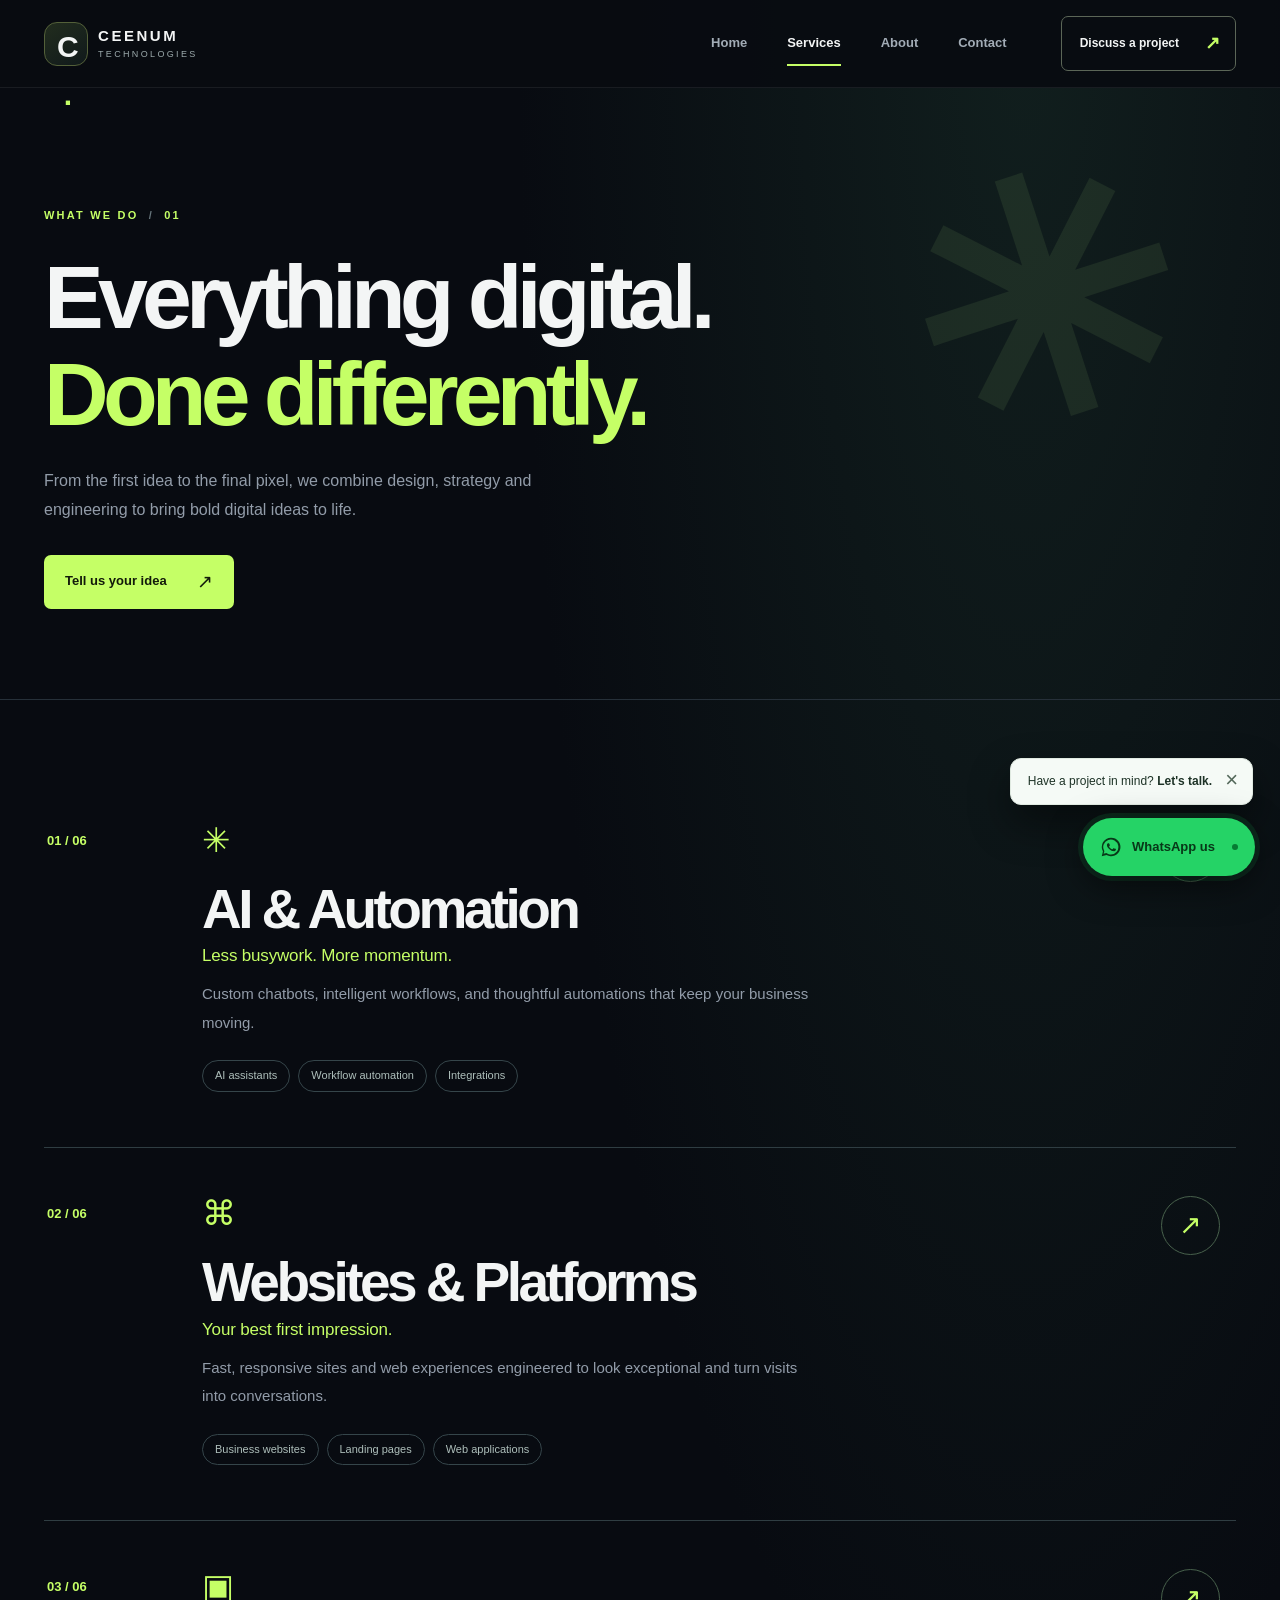
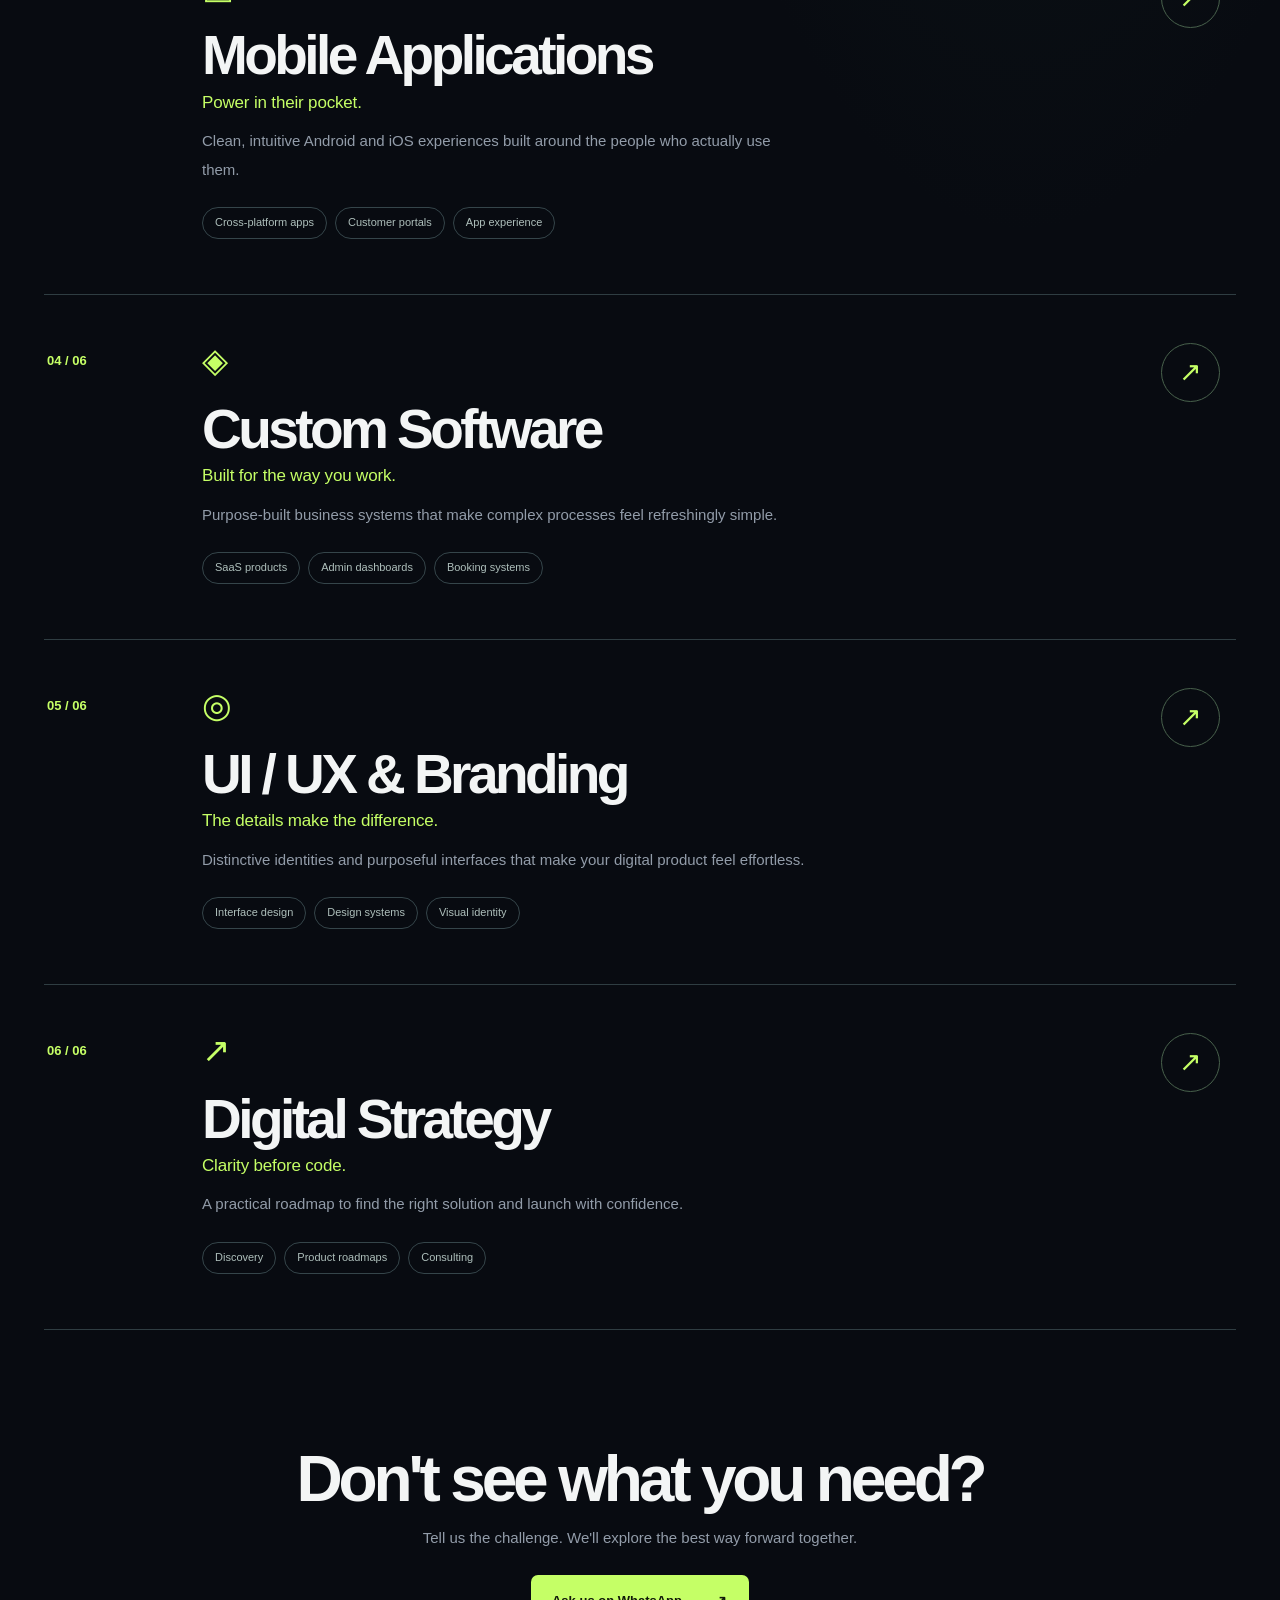
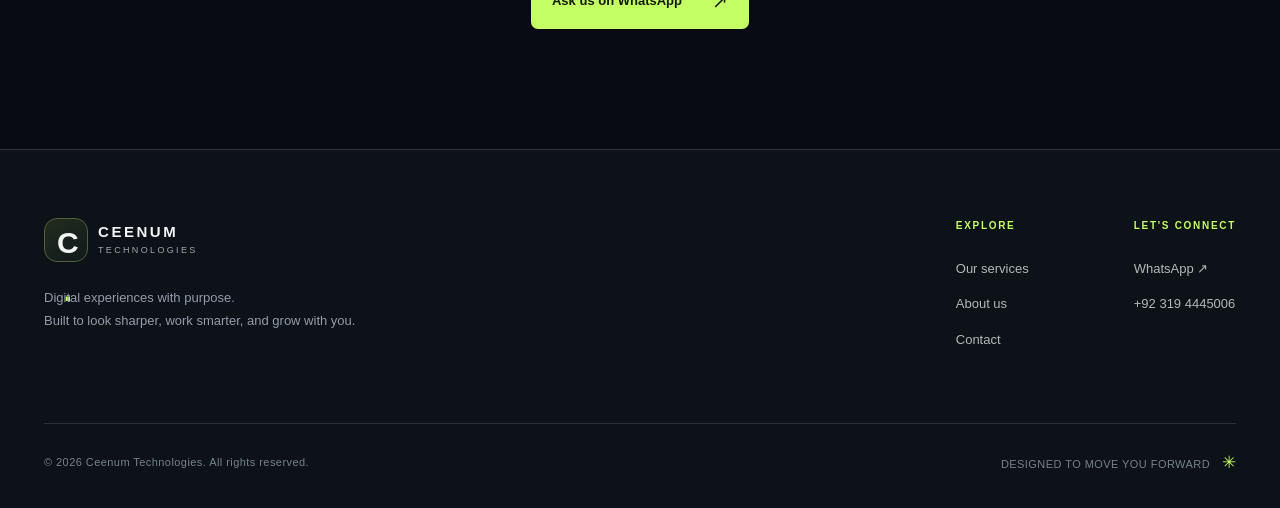
<file: services.html>
<!doctype html><html lang="en"><head><meta charset="utf-8"><meta name="viewport" content="width=device-width,initial-scale=1"><meta name="theme-color" content="#080b11"><meta name="description" content="Web design, AI workflows, mobile apps, custom software, UI/UX and digital strategy."><meta property="og:title" content="Services — Ceenum Technologies"><meta property="og:description" content="Web design, AI workflows, mobile apps, custom software, UI/UX and digital strategy."><meta property="og:type" content="website"><title>Services — Ceenum Technologies</title><style>
:root{--bg:#080b11;--panel:#10151d;--panel2:#151b24;--text:#f3f5f5;--muted:#929ca9;--line:#29323b;--accent:#c5ff66;--font:'DM Sans',Arial,sans-serif;--display:'Space Grotesk',Arial,sans-serif}
*{box-sizing:border-box}html{scroll-behavior:smooth}body{margin:0;background:var(--bg);color:var(--text);font:400 15px/1.6 var(--font);overflow-x:hidden;-webkit-font-smoothing:antialiased}a{color:inherit;text-decoration:none}button,input,select,textarea{font:inherit}button{cursor:pointer}img,svg{max-width:100%}::selection{background:var(--accent);color:#12150e}.shell{max-width:1350px;padding:0 44px;margin:0 auto}h1,h2,h3,h4,p{margin-top:0}h1,h2,h3{font-family:var(--display);line-height:1.08}h1,h2{letter-spacing:-.065em}h3{letter-spacing:-.035em}p{color:var(--muted)}
.site-header{height:88px;position:relative;z-index:20;background:#080b11ec;border-bottom:1px solid #ffffff12}.header-inner{height:100%;display:flex;align-items:center;justify-content:space-between;gap:30px}.logo{display:inline-flex;align-items:center;gap:10px;flex-shrink:0}.logo-symbol{border:1px solid #536039;width:44px;height:44px;display:grid;place-items:center;border-radius:13px;font-family:var(--display);font-size:30px;font-weight:700;letter-spacing:-.12em;background:linear-gradient(145deg,#222d1e,#10191b)}.logo-dot{color:var(--accent)}.logo-words{font-family:var(--display);display:flex;flex-direction:column;font-weight:700;letter-spacing:.17em;font-size:15px;line-height:1.08}.logo-words small{color:#9caaac;font-size:9px;font-weight:500;letter-spacing:.26em;margin-top:6px}.desktop-nav{display:flex;gap:40px;margin-left:auto;margin-right:24px}.desktop-nav a{font-size:13px;font-weight:600;color:#a2acb6;position:relative;transition:.2s}.desktop-nav a:hover,.desktop-nav a.active{color:var(--text)}.desktop-nav a.active:after{content:'';position:absolute;bottom:-12px;left:0;right:0;height:2px;background:var(--accent)}.header-cta{display:inline-flex;gap:26px;align-items:center;border:1px solid #5b6657;padding:12px 15px 12px 18px;border-radius:7px;font-size:12px;font-weight:700;transition:background .2s,border-color .2s}.header-cta span{font-size:18px;color:var(--accent)}.header-cta:hover{border-color:var(--accent);background:#1b2620}.menu-toggle{display:none}.mobile-nav{display:none}
.hero-area{position:relative;overflow:hidden;background:radial-gradient(ellipse at 75% 35%,#162e34 0%,transparent 48%),linear-gradient(130deg,#0a0e13 12%,#101922 78%,#0a1116);border-bottom:1px solid #2b3539}.hero-noise{pointer-events:none;position:absolute;inset:0;opacity:.2;background-image:url("data:image/svg+xml,%3Csvg viewBox='0 0 180 180' xmlns='http://www.w3.org/2000/svg'%3E%3Cfilter id='n'%3E%3CfeTurbulence type='fractalNoise' baseFrequency='.8' numOctaves='3' stitchTiles='stitch'/%3E%3C/filter%3E%3Crect width='100%25' height='100%25' filter='url(%23n)' opacity='.24'/%3E%3C/svg%3E")}.hero-glow{position:absolute;border-radius:50%;filter:blur(80px);pointer-events:none}.hero-glow-one{height:420px;width:440px;right:2%;top:6%;background:#2d615b40}.hero-glow-two{height:260px;width:360px;right:28%;bottom:1%;background:#a2cc7640}.hero{min-height:700px;display:grid;grid-template-columns:1.04fr .96fr;align-items:center;position:relative;gap:4px;padding-top:44px;padding-bottom:65px}.hero-copy{z-index:2;position:relative}.eyebrow{display:flex;align-items:center;gap:12px;font-size:11px;font-weight:700;letter-spacing:.22em;color:#cad8d5;margin-bottom:29px}.eyebrow-line{height:1px;width:34px;background:var(--accent)}.eyebrow-spark{color:var(--accent);font-size:14px}.hero h1{font-size:clamp(65px,6.65vw,110px);font-weight:600;line-height:.99;margin:0 0 27px}.hero h1 em,.inner-hero h1 em{font-style:normal;color:var(--accent)}.hero h1>span{color:#cdd4d7}.title-period{color:var(--accent)}.hero-copy>p{max-width:490px;font-size:16px;line-height:1.78;color:#a6b3bb;margin-bottom:32px}.hero-cta-group,.cta-actions{display:flex;gap:10px;flex-wrap:wrap}.button{border-radius:7px;border:1px solid transparent;display:inline-flex;align-items:center;justify-content:space-between;min-height:54px;padding:0 20px;font-size:13px;font-weight:700;gap:30px;transition:.2s;white-space:nowrap}.button>span{font-size:19px;font-weight:400;line-height:1}.button:hover{transform:translateY(-3px)}.button-accent{background:var(--accent);color:#121a0a}.button-accent:hover{background:#e1ffae;box-shadow:0 10px 33px #c5ff6629}.button-outline{border-color:#4b5b61;background:#ffffff07;color:#e6edeb}.button-outline:hover{border-color:#b6cac5;background:#ffffff11}.button-white{background:#e7ede6;color:#111715}.button-dark{background:#101b19;color:#ecf4e8}.hero-caption{display:flex;align-items:center;gap:14px;margin-top:77px;font-size:10px;font-weight:700;letter-spacing:.17em;color:#8b9e9f}.hero-caption b{color:var(--accent);padding:0 3px}.caption-icon{display:flex;align-items:end;gap:3px;height:21px}.caption-icon span{height:13px;width:4px;background:var(--accent);border-radius:3px}.caption-icon span:nth-child(2){height:21px}.caption-icon span:nth-child(3){height:9px}
.hero-stage{height:590px;position:relative;perspective:950px;display:flex;align-items:center;justify-content:center;isolation:isolate}.stage-grid{position:absolute;inset:5% -5%;background-image:linear-gradient(#a6d1bb13 1px,transparent 1px),linear-gradient(90deg,#a6d1bb13 1px,transparent 1px);background-size:47px 47px;mask-image:radial-gradient(ellipse,#0004,transparent 72%);transform:rotateX(55deg) rotateZ(-18deg) scale(1.3)}.stage-ring{position:absolute;border:1px solid #8dcdab33;width:500px;height:500px;border-radius:50%;transform:rotateX(68deg) rotateZ(-23deg);pointer-events:none}.stage-ring-2{width:455px;height:455px;transform:rotateY(68deg) rotateZ(20deg);border-style:dashed;border-color:#8deebe44;animation:spin 40s linear infinite}.stage-orb{width:365px;height:365px;border-radius:50%;background:radial-gradient(circle at 25% 18%,#d9ffd0 0%,#b2dcb4 10%,#508c78 27%,#214a44 46%,#102e32 69%,#061419 85%);position:relative;box-shadow:inset 15px 17px 40px #f1ffc24a,inset -34px -38px 60px #00121c,0 0 130px #8bd69c30,0 44px 90px #000a;display:grid;place-items:center;transform-style:preserve-3d;animation:bob 8s ease-in-out infinite;will-change:transform}.orb-highlight{position:absolute;inset:8%;border-radius:50%;border:1px solid #d1ffe34d;transform:rotateX(71deg) rotateZ(20deg)}.orb-core{display:grid;place-items:center;line-height:1;text-align:center;transform:translateZ(45px) rotate(-8deg);text-shadow:0 13px 16px #001a24ad}.orb-core span{font:700 55px var(--display);letter-spacing:-.085em;color:#e7fff4}.orb-core b{font:600 15px var(--display);letter-spacing:.7em;margin:10px 0 0 12px;color:#bdeec3}.orb-rim{position:absolute;inset:-8%;border:1px solid #b7f7c73b;border-radius:50%;transform:rotateY(76deg) rotateZ(36deg);box-shadow:0 0 18px #aaf4b01b}.floating-chip{position:absolute;z-index:3;border:1px solid #879f9a48;border-radius:12px;display:flex;align-items:center;gap:13px;padding:13px 16px;box-shadow:0 12px 50px #0008;backdrop-filter:blur(24px);background:#121c20b5;min-width:195px}.floating-chip strong,.floating-chip span{display:block}.floating-chip strong{font-size:13px;color:#f1fff6;line-height:1.4}.floating-chip div>span{font-size:10px;color:#a8bdb8}.chip-idea{top:90px;right:-2%;transform:rotate(5deg)}.chip-code{bottom:88px;left:0;transform:rotate(-6deg)}.chip-dot{width:18px;height:18px;background:var(--accent);border-radius:50%;box-shadow:0 0 25px #c5ff6688}.chip-corner{color:var(--accent);margin-left:auto}.chip-symbol{font:600 17px var(--display);border:1px solid #94cbaa55;border-radius:9px;color:var(--accent);padding:10px}.stage-index{position:absolute;bottom:26px;right:0;color:#8da3a2;font-weight:700;font-size:10px;letter-spacing:.16em}.stage-index span{color:var(--accent);padding:0 8px}.stage-cross{position:absolute;top:40px;left:10%;font-size:24px;color:var(--accent)}.hero-base{position:relative;display:flex;justify-content:space-between;align-items:center;padding-bottom:18px;color:#87969b;font-size:10px;letter-spacing:.22em;font-weight:700}.scroll-cue{display:flex;gap:16px;align-items:center}.scroll-cue span{color:var(--accent);font-size:18px}
.marquee{height:70px;display:flex;align-items:center;overflow:hidden;background:var(--accent);color:#192113;white-space:nowrap;transform:rotate(-1deg) scale(1.01);margin-top:2px}.marquee-track{display:inline-block;font:700 15px var(--display);letter-spacing:.11em;animation:marquee 35s linear infinite;min-width:max-content}.marquee span{padding:0 35px;font-size:24px}
.section{padding-top:126px;padding-bottom:126px}.section-label{font-size:11px;font-weight:700;letter-spacing:.2em;color:var(--accent)}.section-label>span{color:#67767c;margin:0 5px}.section-heading{display:flex;align-items:flex-end;justify-content:space-between;gap:55px;margin-bottom:50px}.section-heading h2{font-size:clamp(44px,4.6vw,72px);font-weight:600;margin:18px 0 0}.section-heading h2 span{color:#85919a}.section-aside{max-width:310px;margin:0 0 5px}.section-aside p{margin-bottom:20px}.text-arrow{display:inline-flex;gap:26px;align-items:center;color:var(--accent);font-size:13px;font-weight:700}.text-arrow span{font-size:20px;line-height:1}.text-arrow:hover{text-decoration:underline;text-underline-offset:7px}.service-grid{display:grid;grid-template-columns:repeat(3,minmax(0,1fr));gap:14px}.service-card{position:relative;min-height:322px;padding:30px;border:1px solid #2b353b;border-radius:13px;background:linear-gradient(145deg,#161d22,#0f141a);display:flex;flex-direction:column;transition:border-color .25s,transform .25s,background .25s;overflow:hidden}.service-card:after{content:'';position:absolute;width:180px;height:180px;right:-120px;top:-120px;border-radius:50%;background:var(--accent);filter:blur(65px);opacity:0;transition:opacity .25s}.service-card:hover{border-color:#bfe18a;transform:translateY(-6px);background:#19221e}.service-card:hover:after{opacity:.09}.service-top{display:flex;justify-content:space-between;align-items:center}.service-glyph{height:56px;width:56px;display:grid;place-items:center;background:#202e26;border:1px solid #436348;border-radius:12px;color:var(--accent);font-size:30px;line-height:1}.service-id{font:600 12px var(--display);color:#5c7472}.service-card h3{font-size:24px;margin:42px 0 10px}.service-card p{font-size:13px;line-height:1.75;margin-bottom:25px;max-width:325px}.service-card .text-arrow{margin-top:auto}
.feature-band{background:#151d22;padding:110px 0;border-top:1px solid #2b343b;border-bottom:1px solid #2b343b;overflow:hidden}.feature-layout{display:grid;grid-template-columns:1fr 1fr;align-items:center;gap:10%}.feature-copy h2{font-size:clamp(48px,5vw,75px);margin:20px 0 23px}.feature-copy h2 span{color:#aab7b7}.feature-copy>p{max-width:465px;line-height:1.85}.check-list{margin:35px 0;display:grid;gap:18px;color:#c8d1d0;font-size:14px}.check-list span{color:var(--accent);font-size:18px;margin-right:10px}.feature-preview{position:relative;padding:45px 0}.preview-browser{border:1px solid #7080807a;border-radius:18px;box-shadow:0 45px 90px #0008,0 0 100px #adff7d0b;overflow:hidden;background:#0e1419;transform:rotate(-3deg);transition:transform .4s}.preview-browser:hover{transform:rotate(0deg) translateY(-8px)}.browser-top{height:51px;background:#1a2329;display:flex;align-items:center;justify-content:space-between;padding:0 18px;border-bottom:1px solid #354148}.browser-top div{display:flex;gap:5px}.browser-top i{width:7px;height:7px;background:#566769;border-radius:50%}.browser-top i:first-child{background:#b3f28b}.browser-top span{font-size:10px;letter-spacing:.12em;color:#859798}.browser-top>span:last-child{font-size:18px;color:#bdd5ce}.preview-window{min-height:360px;position:relative;padding:32px;overflow:hidden;background:radial-gradient(circle at 80% 45%,#345f51 0%,transparent 42%),linear-gradient(135deg,#171c23,#11272b)}.preview-kicker{font-size:9px;letter-spacing:.2em;color:#bac8c5}.preview-window h3{font:700 clamp(45px,4vw,75px)/.95 var(--display);letter-spacing:-.07em;margin:38px 0;position:relative;z-index:2}.preview-window h3 em{font-style:normal;color:var(--accent)}.preview-window h3 span{color:var(--accent)}.preview-orbit{width:260px;height:260px;position:absolute;top:23px;right:-45px;border:1px solid #b5ffa447;border-radius:50%;box-shadow:0 0 70px #b5ffa42a;transform:rotateX(45deg) rotateY(19deg)}.preview-orbit i:first-child{position:absolute;inset:25px;border:1px dashed #baff9f66;border-radius:50%}.preview-orbit i:last-child{position:absolute;inset:78px;border:35px solid #cdfdb333;border-radius:50%}.preview-bottom{border-top:1px solid #b7c6bb44;display:flex;justify-content:space-between;padding-top:12px;font-size:10px;letter-spacing:.14em;color:#b4c9ba;position:relative;z-index:2}.preview-bottom span:last-child{font-size:18px}.preview-label{font-size:10px;color:#8ea39b;letter-spacing:.13em;display:block;margin:29px 0 0 6px}
.process-grid{display:grid;grid-template-columns:repeat(4,1fr);gap:15px}.process-item{border-top:1px solid #6d7e74;padding-top:23px}.process-number{display:flex;justify-content:space-between;color:var(--accent);font:600 13px var(--display);letter-spacing:.1em}.process-number>span{color:#8b9d91;font-size:21px}.process-item h3{font-size:27px;margin:46px 0 13px}.process-item p{font-size:13px;line-height:1.8;padding-right:10px}
.cta-section{padding-bottom:115px}.cta-card{border-radius:20px;min-height:425px;padding:65px;background:radial-gradient(circle at 83% 20%,#a5db7269,transparent 34%),linear-gradient(125deg,#c6ff70,#a8e672);color:#14210f;position:relative;overflow:hidden}.cta-card .section-label{color:#324327}.cta-card .section-label span{color:#69834d}.cta-card h2{font-size:clamp(47px,5.1vw,76px);font-weight:700;margin:23px 0 16px;position:relative;z-index:1}.cta-card h2 em{font-style:normal;color:#527a34}.cta-card p{color:#4d6b3b;position:relative;z-index:1}.cta-actions{position:relative;z-index:2;margin-top:30px;align-items:center}.cta-whatsapp{display:inline-flex;align-items:center;gap:12px;font-size:13px;font-weight:700;padding:13px 16px}.cta-whatsapp>span{font-size:18px}.cta-orbit{position:absolute;border:1px solid #6b965b70;border-radius:50%;width:510px;height:510px;right:-100px;top:-240px;box-shadow:0 0 0 35px #547b4210,0 0 0 75px #547b420c;transform:rotateX(56deg) rotateZ(-30deg)}
.footer{background:#0d1218;border-top:1px solid #293339}.footer-main{display:flex;justify-content:space-between;gap:40px;padding:68px 0 72px}.footer-main>div>p{max-width:385px;margin:24px 0 0;font-size:13px;line-height:1.8}.footer-links{display:flex;gap:105px}.footer-links>div{display:grid;align-content:start;gap:15px}.footer-links span{color:var(--accent);font-weight:700;letter-spacing:.17em;font-size:10px;margin-bottom:10px}.footer-links a{font-size:13px;color:#aeb9b9;transition:.2s}.footer-links a:hover{color:var(--accent)}.footer-bottom{border-top:1px solid #273137;display:flex;justify-content:space-between;align-items:center;padding:25px 0 32px;color:#75838a;font-size:11px;letter-spacing:.04em}.footer-bottom i{color:var(--accent);font-style:normal;font-size:17px;margin-left:8px}
.whatsapp-fab{position:fixed;z-index:100;right:25px;bottom:24px;padding:13px 17px;min-height:58px;background:#25d366;color:#083818;border-radius:40px;display:inline-flex;gap:10px;align-items:center;box-shadow:0 10px 34px #0008,0 0 0 5px #25d36621;font-size:13px;font-weight:800;transition:.25s}.whatsapp-fab:hover{transform:translateY(-4px);box-shadow:0 15px 40px #0009,0 0 0 8px #25d36626}.whatsapp-fab i{width:6px;height:6px;background:#067b33;border-radius:50%;margin-left:7px}.chat-nudge{position:fixed;z-index:99;right:27px;bottom:95px;background:#f5faf6;color:#1d3226;border-radius:11px;box-shadow:0 18px 40px #0007;padding:13px 40px 13px 17px;font-size:12px;border:1px solid #e0eae1;transition:opacity .2s}.chat-nudge strong{font-weight:800}.chat-nudge button{position:absolute;top:2px;right:8px;color:#53685a;border:none;background:none;font-size:22px}.chat-nudge[hidden]{display:none}
/* inner pages */
.subpage{background:radial-gradient(ellipse at 80% 0%,#1b352c77,transparent 35%),var(--bg)}.inner-hero{min-height:520px;position:relative;padding-top:114px;padding-bottom:90px;border-bottom:1px solid #263039;overflow:hidden}.inner-hero h1{font-size:clamp(63px,7vw,108px);font-weight:600;margin:23px 0 23px;position:relative;z-index:1}.inner-hero p{max-width:560px;font-size:16px;line-height:1.85;position:relative;z-index:1}.inner-hero .button{margin-top:14px;position:relative;z-index:1}.inner-deco{position:absolute;right:8%;top:60px;color:#baf38b15;font:700 320px var(--display);line-height:1;pointer-events:none;transform:rotate(-18deg)}.detail-section{padding-top:75px;padding-bottom:80px}.detail-card{display:grid;grid-template-columns:130px 1fr 72px;gap:25px;align-items:start;border-bottom:1px solid #2f3d42;padding:48px 3px 55px}.detail-number{font:700 13px var(--display);color:var(--accent);padding-top:10px}.detail-main{max-width:720px}.detail-symbol{color:var(--accent);font-size:34px;display:block;line-height:1;margin:0 0 23px}.detail-main h2{font-size:clamp(38px,4.3vw,65px);margin-bottom:8px}.detail-main h3{font-size:17px;color:var(--accent);font-weight:500;letter-spacing:-.01em;margin:0 0 15px}.detail-main p{font-size:15px;line-height:1.9;max-width:610px}.detail-tags{display:flex;flex-wrap:wrap;gap:8px;margin-top:23px}.detail-tags span{font-size:11px;color:#aebfbb;border:1px solid #35454a;border-radius:30px;padding:6px 12px}.detail-arrow{color:var(--accent);border:1px solid #48614c;width:59px;height:59px;display:grid;place-items:center;border-radius:50%;font-size:27px;transition:.2s}.detail-arrow:hover{background:var(--accent);color:#0d1d0b}.inline-cta{padding-top:35px;padding-bottom:120px;text-align:center}.inline-cta h2{font-size:clamp(40px,5vw,70px);margin-bottom:12px}.inline-cta p{margin-bottom:25px}.about-intro{padding-top:110px;padding-bottom:40px;display:grid;grid-template-columns:.9fr 1.1fr;gap:9%;align-items:center}.about-graphic{aspect-ratio:1/1;position:relative;background:radial-gradient(circle at 50% 45%,#2f6d4b,#101e21 50%,#0c151c 70%);border:1px solid #42685177;border-radius:25px;display:grid;place-items:center;overflow:hidden}.about-graphic-ring{border:1px solid #a8f3b266;border-radius:50%;height:61%;aspect-ratio:1;display:grid;place-items:center;box-shadow:0 0 0 37px #a8f3b20b,0 0 0 76px #a8f3b208}.about-graphic-ring strong{font:700 160px var(--display);letter-spacing:-.15em;transform:translateX(-9px)}.about-graphic-ring strong span{color:var(--accent)}.about-graphic>span{position:absolute;bottom:28px;left:26px;color:#b6d2c4;font-size:11px;letter-spacing:.17em}.about-statement h2{font-size:clamp(44px,4.3vw,68px);margin:20px 0 28px}.about-statement h2 em,.values-title em{color:var(--accent);font-style:normal}.about-statement p{line-height:1.95}.values-title{font-size:clamp(43px,4.5vw,67px);margin:20px 0 50px}.values-grid{display:grid;grid-template-columns:repeat(3,1fr);gap:14px}.values-grid article{border-top:1px solid #57694c;padding-top:24px}.values-grid article>span{color:var(--accent);font-size:13px}.values-grid h3{font-size:27px;margin:42px 0 12px}.values-grid p{font-size:13px;line-height:1.9}
.contact-hero{min-height:410px;padding-bottom:48px}.contact-section{display:grid;grid-template-columns:.9fr 1.1fr;gap:11%;align-items:start;padding-top:80px;padding-bottom:135px}.contact-info h2{font-size:clamp(46px,4.6vw,67px);margin:18px 0 18px}.contact-info h2>span{color:var(--accent)}.contact-info>p{max-width:385px;line-height:1.9}.direct-whatsapp{display:flex;align-items:center;gap:18px;margin-top:37px;background:#173328;border:1px solid #47775b;padding:17px;border-radius:12px;max-width:430px;transition:.2s}.direct-whatsapp:hover{background:#204a34;border-color:var(--accent)}.direct-whatsapp svg{width:44px;height:44px;flex-shrink:0;background:#25d366;color:#06391a;padding:10px;border-radius:50%}.direct-whatsapp span{display:grid;flex:1}.direct-whatsapp b{font-size:14px}.direct-whatsapp small{font-size:12px;color:#a5c5af}.direct-whatsapp strong{font-size:20px;color:var(--accent)}.contact-hint{margin-top:26px;display:flex;align-items:center;gap:8px;font-size:12px;color:#98aca7}.contact-hint a{color:#d1e7d8}.contact-hint-dot{width:6px;height:6px;background:var(--accent);border-radius:50%}.contact-form{border:1px solid #38474a;background:#121b1f;border-radius:17px;padding:37px;display:flex;flex-direction:column;gap:23px;box-shadow:0 25px 65px #0004}.form-title{font-size:12px;font-weight:800;letter-spacing:.16em;color:#e4efec;display:flex;justify-content:space-between}.form-title span{color:var(--accent);font-size:18px}.field-grid{display:grid;grid-template-columns:1fr 1fr;gap:17px}.contact-form label{font-size:10px;letter-spacing:.15em;color:#b4c4c4;font-weight:700;display:grid;gap:10px}.contact-form input,.contact-form textarea,.contact-form select{border:1px solid #3c5050;color:#ebf4ed;background:#0b1218;border-radius:7px;padding:15px 14px;outline:none;font-size:14px;font-weight:400;letter-spacing:0;min-width:0;width:100%;resize:vertical}.contact-form input:focus,.contact-form textarea:focus,.contact-form select:focus{border-color:var(--accent);box-shadow:0 0 0 3px #c5ff6612}.contact-form ::placeholder{color:#71888b}.contact-form select:invalid{color:#71888b}.contact-form select option{color:white;background:#152022}.form-button{width:100%;margin-top:1px}.form-disclaimer{font-size:11px;line-height:1.7;margin:-8px 0 0;color:#819a96}
.reveal{opacity:0;transform:translateY(24px);transition:opacity .65s ease,transform .65s ease}.reveal.is-visible{opacity:1;transform:translateY(0)}
@keyframes bob{0%,100%{transform:translateY(0) rotateY(-8deg)}50%{transform:translateY(-18px) rotateY(9deg)}}@keyframes spin{to{transform:rotateY(68deg) rotateZ(380deg)}}@keyframes marquee{to{transform:translateX(-50%)}}
@media(min-width:1450px){.hero-stage{transform:scale(1.05)}}
@media(max-width:1100px){.shell{padding-left:30px;padding-right:30px}.desktop-nav{gap:25px;margin-right:0}.hero h1{font-size:clamp(60px,6.4vw,84px)}.hero-stage{transform:scale(.83);margin-left:-40px;margin-right:-50px}.chip-idea{right:0}.service-card h3{font-size:22px}.feature-layout{gap:5%}.footer-links{gap:55px}}
@media(max-width:800px){.site-header{height:73px}.shell{padding-left:22px;padding-right:22px}.desktop-nav,.header-cta{display:none}.menu-toggle{display:flex;flex-direction:column;align-items:center;justify-content:center;gap:6px;width:44px;height:44px;background:#17211f;border:1px solid #4b6351;border-radius:7px}.menu-toggle span{height:2px;width:20px;background:var(--accent);border-radius:2px}.mobile-nav{display:flex;flex-direction:column;gap:0;position:absolute;top:73px;left:0;right:0;background:#111d20;border-bottom:1px solid #3a5546;padding:15px 22px 22px;box-shadow:0 20px 30px #0007}.mobile-nav[hidden]{display:none}.mobile-nav a{font-size:16px;padding:13px 8px;border-bottom:1px solid #29403c}.mobile-nav a.active{color:var(--accent)}.mobile-nav a.mobile-whatsapp{margin-top:15px;background:var(--accent);color:#142010;text-align:center;border-radius:8px;font-weight:700}.hero{grid-template-columns:1fr;min-height:0;padding-top:70px;padding-bottom:28px}.hero h1{font-size:clamp(63px,10vw,102px)}.hero-copy>p{max-width:600px}.hero-caption{margin-top:42px}.hero-stage{transform:scale(.88);height:530px;margin:0}.hero-base span:last-child{display:none}.section{padding-top:85px;padding-bottom:85px}.section-heading{align-items:start}.section-heading h2{font-size:clamp(44px,6vw,67px)}.service-grid{grid-template-columns:repeat(2,1fr)}.service-card{min-height:310px}.feature-layout{grid-template-columns:1fr}.feature-copy h2{font-size:62px}.feature-preview{max-width:580px;margin:40px auto 0;width:100%}.process-grid{grid-template-columns:repeat(2,1fr);row-gap:35px}.cta-card{padding:40px}.footer-links{gap:45px}.about-intro{grid-template-columns:1fr;gap:50px}.about-graphic{max-width:500px;width:100%;margin:auto}.contact-section{grid-template-columns:1fr;gap:45px}.contact-info h2{max-width:560px}.inner-hero{min-height:435px;padding-top:80px}.inner-deco{font-size:230px}}
@media(max-width:550px){.logo-symbol{height:40px;width:40px;font-size:27px}.logo-words{font-size:13px}.hero{padding-top:53px}.eyebrow{font-size:9px;letter-spacing:.16em;gap:9px}.eyebrow-line{width:19px}.hero h1{font-size:clamp(53px,12vw,72px);margin-bottom:24px}.hero-copy>p{font-size:14px}.hero-cta-group{gap:9px}.hero-cta-group .button{width:100%;justify-content:space-between}.hero-caption{font-size:8px;letter-spacing:.09em}.hero-stage{height:350px;transform:scale(.64);margin:-12px -80px -12px}.stage-ring{width:440px;height:440px}.stage-ring-2{width:420px;height:420px}.stage-orb{width:315px;height:315px}.orb-core span{font-size:48px}.floating-chip{min-width:170px}.chip-idea{top:40px;right:-15px}.chip-code{bottom:25px;left:-10px}.stage-index{right:0;bottom:-15px}.hero-base{font-size:8px;letter-spacing:.13em;padding-bottom:23px}.marquee{height:55px}.marquee-track{font-size:12px}.marquee span{padding:0 18px}.section-heading{flex-direction:column;gap:24px}.section-heading h2{font-size:clamp(38px,9vw,52px)}.section-heading .section-aside{max-width:430px}.service-grid{grid-template-columns:1fr}.service-card{min-height:285px}.service-card h3{margin-top:31px}.feature-band{padding:70px 0}.feature-copy h2{font-size:clamp(44px,10vw,57px)}.feature-preview{padding:15px 0}.preview-window{min-height:285px;padding:24px}.preview-window h3{font-size:52px}.preview-orbit{width:200px;height:200px;right:-60px}.preview-label{font-size:8px}.process-grid{grid-template-columns:1fr}.process-item h3{margin-top:25px}.cta-card{min-height:0;padding:34px 25px}.cta-card h2{font-size:clamp(43px,10vw,54px)}.cta-actions{align-items:stretch;flex-direction:column}.cta-whatsapp{padding-left:0}.footer-main{flex-direction:column;gap:38px;padding:52px 0}.footer-links{gap:30px;justify-content:space-between}.footer-links>div{gap:13px}.footer-bottom{align-items:start;gap:12px;flex-direction:column;line-height:1.7}.whatsapp-fab{right:15px;bottom:14px;min-height:55px;padding:12px 16px}.chat-nudge{right:15px;bottom:81px;max-width:270px;font-size:11px}.inner-hero{min-height:370px;padding-top:64px;padding-bottom:55px}.inner-hero h1{font-size:clamp(52px,11vw,74px)}.inner-hero p{font-size:14px}.inner-deco{font-size:165px;top:35px;right:0}.detail-section{padding-top:30px}.detail-card{grid-template-columns:55px 1fr;gap:12px;padding:35px 0}.detail-number{font-size:10px}.detail-main h2{font-size:39px}.detail-arrow{grid-column:2;margin-top:4px;width:48px;height:48px}.about-intro{padding-top:65px}.about-graphic-ring strong{font-size:110px}.about-statement h2{font-size:44px}.values-grid{grid-template-columns:1fr;gap:25px}.values-grid h3{margin-top:20px}.inline-cta{padding-bottom:80px}.inline-cta h2{font-size:40px}.contact-hero{min-height:355px}.contact-section{padding-top:55px;padding-bottom:90px}.contact-info h2{font-size:47px}.contact-form{padding:24px 19px;gap:20px}.field-grid{grid-template-columns:1fr}.form-title{font-size:10px}.direct-whatsapp{padding:13px}.direct-whatsapp b{font-size:12px}}
@media(prefers-reduced-motion:reduce){html{scroll-behavior:auto}*,*:before,*:after{animation:none!important;transition:none!important}.reveal{opacity:1;transform:none}}

</style></head><body class="subpage"><header class="site-header" id="top"><div class="header-inner shell"><a class="logo" href="index.html" aria-label="Ceenum Technologies home"><span class="logo-symbol">C<span class="logo-dot">.</span></span><span class="logo-words">CEENUM <small>TECHNOLOGIES</small></span></a><nav class="desktop-nav" aria-label="Main navigation"><a href="index.html" >Home</a><a href="services.html" aria-current="page" class="active">Services</a><a href="about.html" >About</a><a href="contact.html" >Contact</a></nav><div class="nav-actions"><a href="https://wa.me/923194445006?text=Hi%20Ceenum%20Technologies%2C%20I%27d%20like%20to%20discuss%20a%20project." target="_blank" rel="noopener noreferrer" class="header-cta">Discuss a project <span>↗</span></a><button class="menu-toggle" id="menuToggle" aria-controls="mobileNav" aria-expanded="false" aria-label="Open navigation"><span></span><span></span></button></div></div><nav class="mobile-nav" id="mobileNav" aria-label="Mobile navigation" hidden><a href="index.html" >Home</a><a href="services.html" aria-current="page" class="active">Services</a><a href="about.html" >About</a><a href="contact.html" >Contact</a><a class="mobile-whatsapp" href="https://wa.me/923194445006?text=Hi%20Ceenum%20Technologies%2C%20I%27d%20like%20to%20discuss%20a%20project." target="_blank" rel="noopener">WhatsApp us ↗</a></nav></header><main><section class="inner-hero shell"><span class="section-label">WHAT WE DO <span>/</span> 01</span><h1>Everything digital.<br><em>Done differently.</em></h1><p>From the first idea to the final pixel, we combine design, strategy and engineering to bring bold digital ideas to life.</p><a href="contact.html" class="button button-accent">Tell us your idea <span>↗</span></a><div class="inner-deco" aria-hidden="true">✳</div></section><section class="detail-section shell"><article class="detail-card reveal"><div class="detail-number">01 / 06</div><div class="detail-main"><span class="detail-symbol">✳</span><h2>AI & Automation</h2><h3>Less busywork. More momentum.</h3><p>Custom chatbots, intelligent workflows, and thoughtful automations that keep your business moving.</p><div class="detail-tags"><span>AI assistants</span><span>Workflow automation</span><span>Integrations</span></div></div><a href="contact.html?service=AI &amp; Automation" class="detail-arrow" aria-label="Enquire about AI & Automation">↗</a></article><article class="detail-card reveal"><div class="detail-number">02 / 06</div><div class="detail-main"><span class="detail-symbol">⌘</span><h2>Websites & Platforms</h2><h3>Your best first impression.</h3><p>Fast, responsive sites and web experiences engineered to look exceptional and turn visits into conversations.</p><div class="detail-tags"><span>Business websites</span><span>Landing pages</span><span>Web applications</span></div></div><a href="contact.html?service=Websites &amp; Platforms" class="detail-arrow" aria-label="Enquire about Websites & Platforms">↗</a></article><article class="detail-card reveal"><div class="detail-number">03 / 06</div><div class="detail-main"><span class="detail-symbol">▣</span><h2>Mobile Applications</h2><h3>Power in their pocket.</h3><p>Clean, intuitive Android and iOS experiences built around the people who actually use them.</p><div class="detail-tags"><span>Cross-platform apps</span><span>Customer portals</span><span>App experience</span></div></div><a href="contact.html?service=Mobile Applications" class="detail-arrow" aria-label="Enquire about Mobile Applications">↗</a></article><article class="detail-card reveal"><div class="detail-number">04 / 06</div><div class="detail-main"><span class="detail-symbol">◈</span><h2>Custom Software</h2><h3>Built for the way you work.</h3><p>Purpose-built business systems that make complex processes feel refreshingly simple.</p><div class="detail-tags"><span>SaaS products</span><span>Admin dashboards</span><span>Booking systems</span></div></div><a href="contact.html?service=Custom Software" class="detail-arrow" aria-label="Enquire about Custom Software">↗</a></article><article class="detail-card reveal"><div class="detail-number">05 / 06</div><div class="detail-main"><span class="detail-symbol">◎</span><h2>UI / UX & Branding</h2><h3>The details make the difference.</h3><p>Distinctive identities and purposeful interfaces that make your digital product feel effortless.</p><div class="detail-tags"><span>Interface design</span><span>Design systems</span><span>Visual identity</span></div></div><a href="contact.html?service=UI / UX &amp; Branding" class="detail-arrow" aria-label="Enquire about UI / UX & Branding">↗</a></article><article class="detail-card reveal"><div class="detail-number">06 / 06</div><div class="detail-main"><span class="detail-symbol">↗</span><h2>Digital Strategy</h2><h3>Clarity before code.</h3><p>A practical roadmap to find the right solution and launch with confidence.</p><div class="detail-tags"><span>Discovery</span><span>Product roadmaps</span><span>Consulting</span></div></div><a href="contact.html?service=Digital Strategy" class="detail-arrow" aria-label="Enquire about Digital Strategy">↗</a></article></section><section class="inline-cta shell"><h2>Don't see what you need?</h2><p>Tell us the challenge. We'll explore the best way forward together.</p><a href="https://wa.me/923194445006?text=Hi%20Ceenum%20Technologies%2C%20I%27d%20like%20to%20discuss%20a%20project." target="_blank" rel="noopener" class="button button-accent">Ask us on WhatsApp <span>↗</span></a></section></main><footer class="footer"><div class="shell"><div class="footer-main"><div><a class="logo" href="index.html" aria-label="Ceenum Technologies home"><span class="logo-symbol">C<span class="logo-dot">.</span></span><span class="logo-words">CEENUM <small>TECHNOLOGIES</small></span></a><p>Digital experiences with purpose.<br>Built to look sharper, work smarter, and grow with you.</p></div><div class="footer-links"><div><span>EXPLORE</span><a href="services.html">Our services</a><a href="about.html">About us</a><a href="contact.html">Contact</a></div><div><span>LET'S CONNECT</span><a href="https://wa.me/923194445006?text=Hi%20Ceenum%20Technologies%2C%20I%27d%20like%20to%20discuss%20a%20project." target="_blank" rel="noopener">WhatsApp ↗</a><a href="tel:+923194445006">+92 319 4445006</a></div></div></div><div class="footer-bottom"><span>© <span data-year>2026</span> Ceenum Technologies. All rights reserved.</span><span>DESIGNED TO MOVE YOU FORWARD <i>✳</i></span></div></div></footer><div class="chat-nudge" id="chatNudge">Have a project in mind? <strong>Let's talk.</strong><button id="dismissNudge" aria-label="Dismiss suggestion">×</button></div><a class="whatsapp-fab" href="https://wa.me/923194445006?text=Hi%20Ceenum%20Technologies%2C%20I%27d%20like%20to%20discuss%20a%20project." target="_blank" rel="noopener noreferrer" aria-label="Chat directly with Ceenum Technologies on WhatsApp"><svg viewBox="0 0 32 32" width="22" height="22" aria-hidden="true"><path fill="currentColor" d="M16 2.5A13.5 13.5 0 0 0 4.3 22.7L2.5 29.5l7-1.8A13.5 13.5 0 1 0 16 2.5Zm0 24.5c-2.2 0-4.4-.6-6.2-1.9l-.5-.3-4 1 1.1-3.9-.3-.5A11 11 0 1 1 16 27Zm6-8.1c-.3-.2-1.8-.9-2.1-1-.3-.1-.5-.1-.7.2-.2.3-.8 1-.9 1.1-.2.2-.4.2-.7.1-.3-.2-1.3-.5-2.5-1.6-1-.8-1.6-1.9-1.8-2.2-.2-.3 0-.5.2-.7l.5-.5.3-.5c.1-.2.1-.4 0-.6l-1-2.3c-.3-.6-.5-.5-.7-.5h-.6c-.2 0-.6.1-.9.4-.3.4-1 1.1-1 2.6s1.1 3 1.3 3.2c.2.2 2.2 3.4 5.4 4.7.8.3 1.4.5 1.9.6.8.3 1.6.2 2.2.1.7-.1 1.8-.8 2.1-1.6.2-.8.2-1.5.2-1.6-.1-.2-.3-.3-.6-.5Z"/></svg><span>WhatsApp us</span><i></i></a><script>
(() => {
  'use strict';
  const waNumber = '923194445006';
  const $ = (s) => document.querySelector(s);
  document.querySelectorAll('[data-year]').forEach(el => el.textContent = String(new Date().getFullYear()));

  const toggle = $('#menuToggle');
  const mobileNav = $('#mobileNav');
  const closeNav = () => {
    if (!mobileNav || !toggle) return;
    mobileNav.hidden = true;
    toggle.setAttribute('aria-expanded', 'false');
    toggle.setAttribute('aria-label', 'Open navigation');
  };
  if (toggle && mobileNav) {
    toggle.addEventListener('click', () => {
      const opening = mobileNav.hidden;
      mobileNav.hidden = !opening;
      toggle.setAttribute('aria-expanded', String(opening));
      toggle.setAttribute('aria-label', opening ? 'Close navigation' : 'Open navigation');
    });
    mobileNav.querySelectorAll('a').forEach(a => a.addEventListener('click', closeNav));
    document.addEventListener('keydown', event => { if (event.key === 'Escape') closeNav(); });
    window.addEventListener('resize', () => { if (window.innerWidth > 800) closeNav(); });
  }

  const nudge = $('#chatNudge');
  $('#dismissNudge')?.addEventListener('click', () => { if (nudge) nudge.hidden = true; });
  const serviceField = $('#service');
  if (serviceField) {
    const requestedService = new URLSearchParams(location.search).get('service');
    if (requestedService && [...serviceField.options].some(opt => opt.value === requestedService)) {
      serviceField.value = requestedService;
    }
  }
  $('#contactForm')?.addEventListener('submit', event => {
    event.preventDefault();
    const form = event.currentTarget;
    if (!form.reportValidity()) return;
    const name = $('#name').value.trim();
    const email = $('#email').value.trim();
    const service = $('#service').value;
    const details = $('#details').value.trim();
    if (!name || !service || !details) return;
    const message = [
      'Hello Ceenum Technologies!',
      '',
      `Name: ${name}`,
      ...(email ? [`Email: ${email}`] : []),
      `Service: ${service}`,
      `Project details: ${details}`,
      '',
      "I'd like to discuss this project."
    ].join('\n');
    // A same-tab redirect avoids popup blockers; WhatsApp handles delivery only after the visitor presses Send.
    window.location.assign(`https://wa.me/${waNumber}?text=${encodeURIComponent(message)}`);
  });

  if ('IntersectionObserver' in window && !window.matchMedia('(prefers-reduced-motion: reduce)').matches) {
    const observer = new IntersectionObserver(entries => {
      for (const entry of entries) {
        if (entry.isIntersecting) {
          entry.target.classList.add('is-visible');
          observer.unobserve(entry.target);
        }
      }
    }, {threshold: 0.06, rootMargin: '0px 0px -15px 0px'});
    document.querySelectorAll('.reveal').forEach(el => observer.observe(el));
  } else {
    document.querySelectorAll('.reveal').forEach(el => el.classList.add('is-visible'));
  }

  const stage = $('#heroStage');
  const orb = $('#stageOrb');
  if (stage && orb && window.matchMedia('(pointer:fine) and (prefers-reduced-motion:no-preference)').matches) {
    stage.addEventListener('pointermove', e => {
      const r = stage.getBoundingClientRect();
      const x = ((e.clientX - r.left) / r.width - 0.5) * 16;
      const y = ((e.clientY - r.top) / r.height - 0.5) * -16;
      orb.style.animation = 'none';
      orb.style.transform = `rotateY(${x}deg) rotateX(${y}deg)`;
    });
    stage.addEventListener('pointerleave', () => { orb.style.animation = ''; orb.style.transform = ''; });
  }
})();

</script></body></html>
</file>
